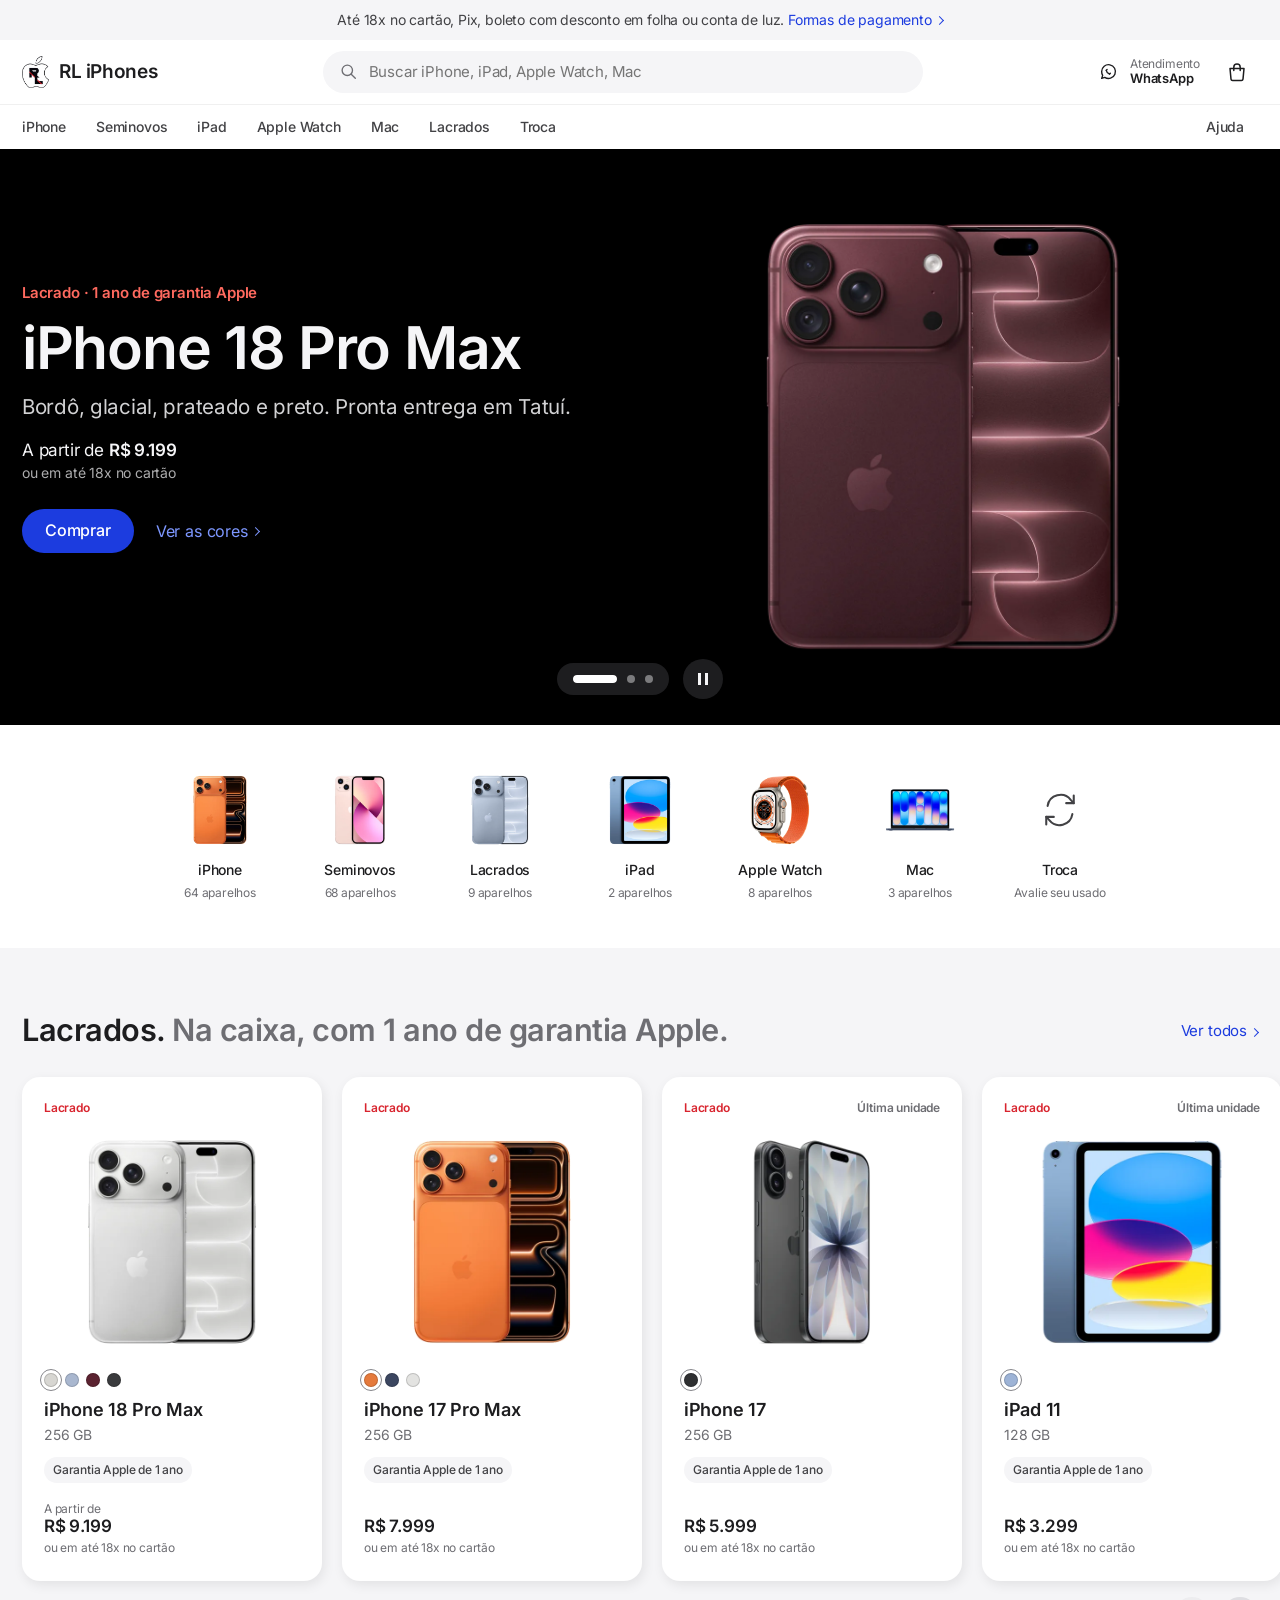
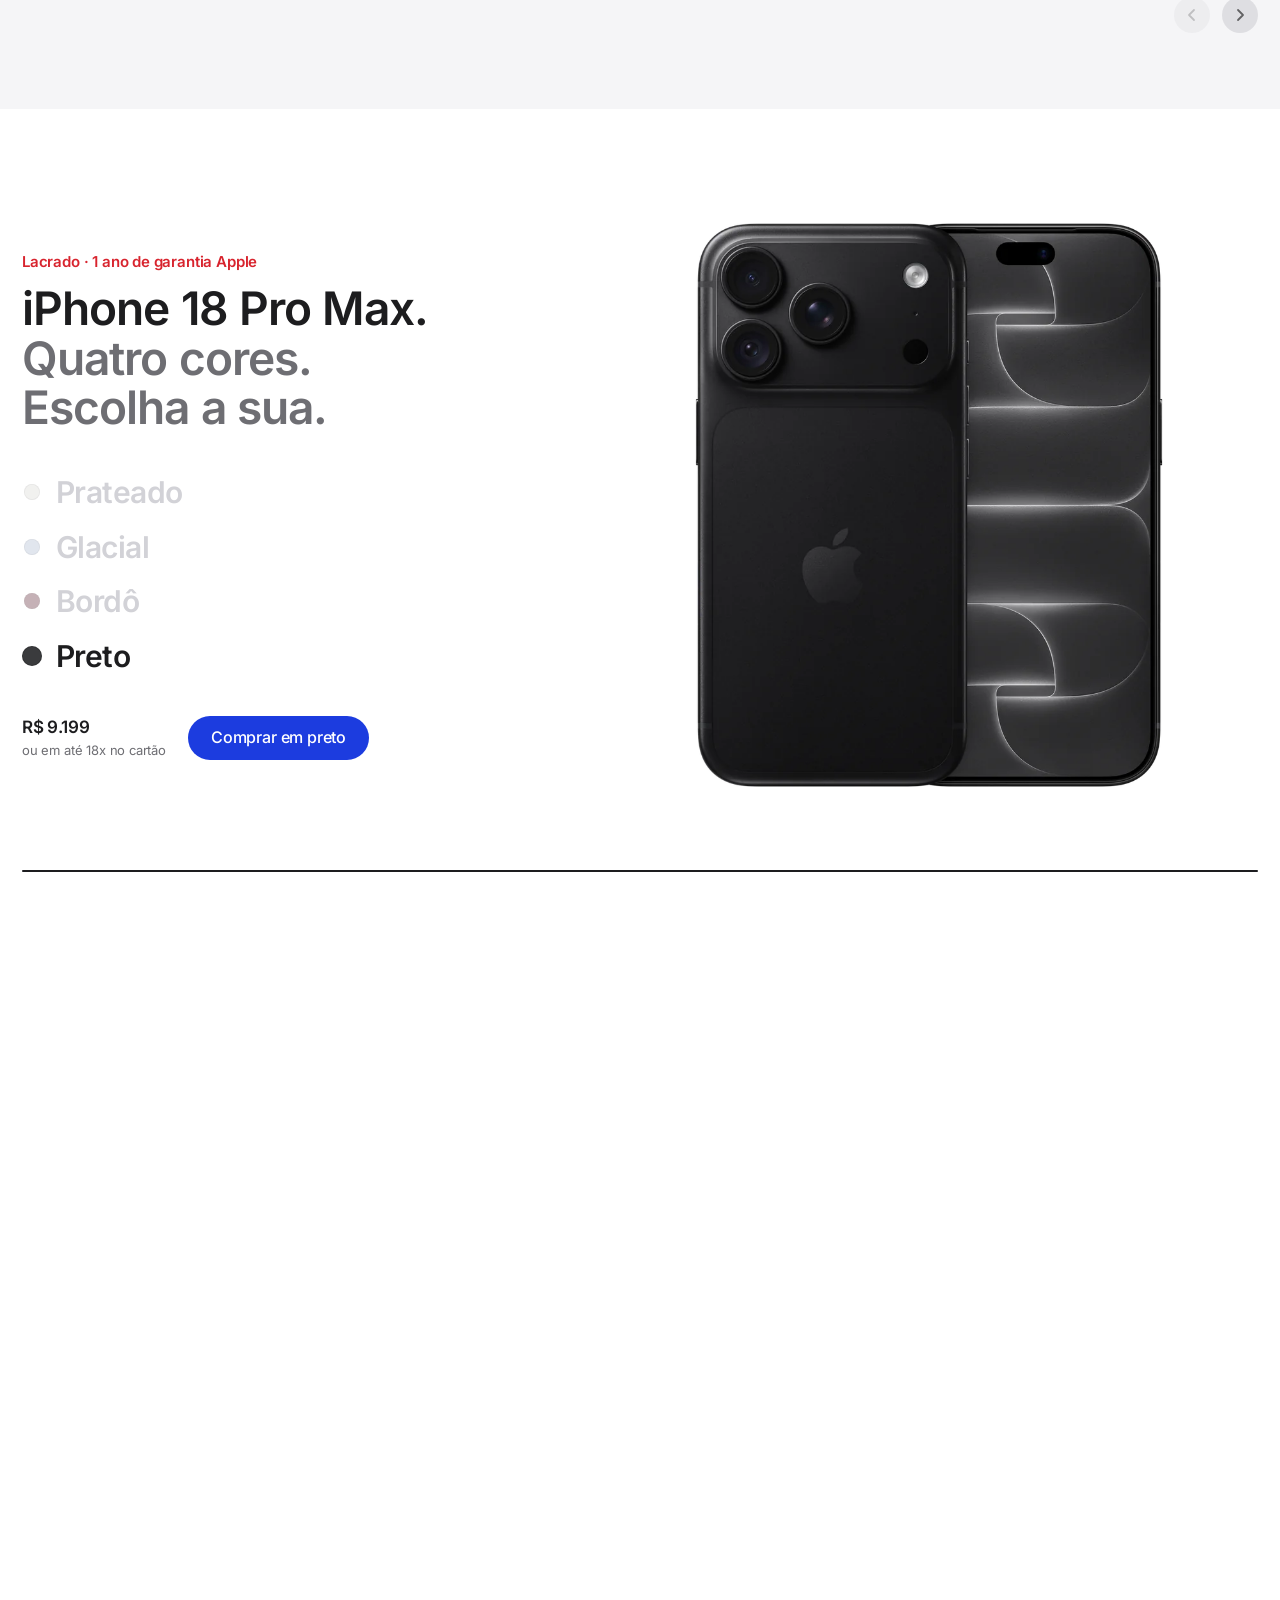
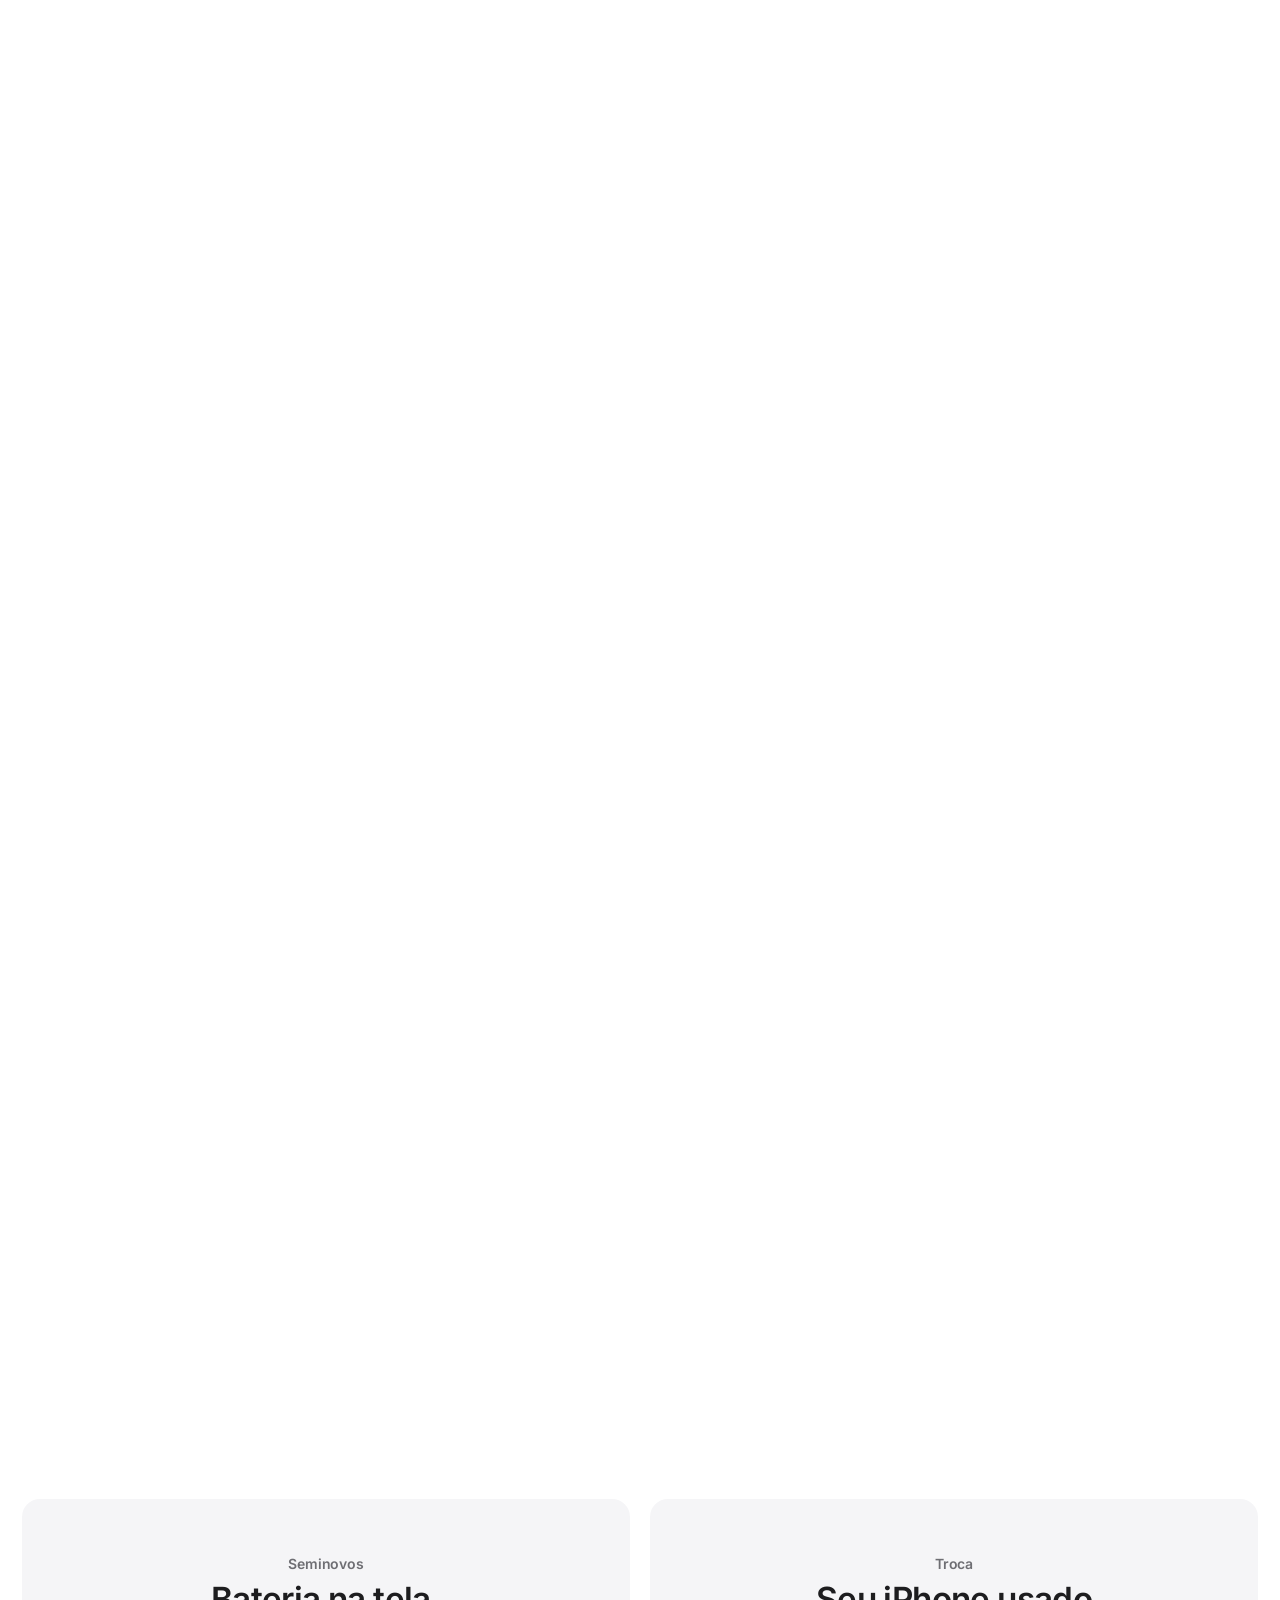
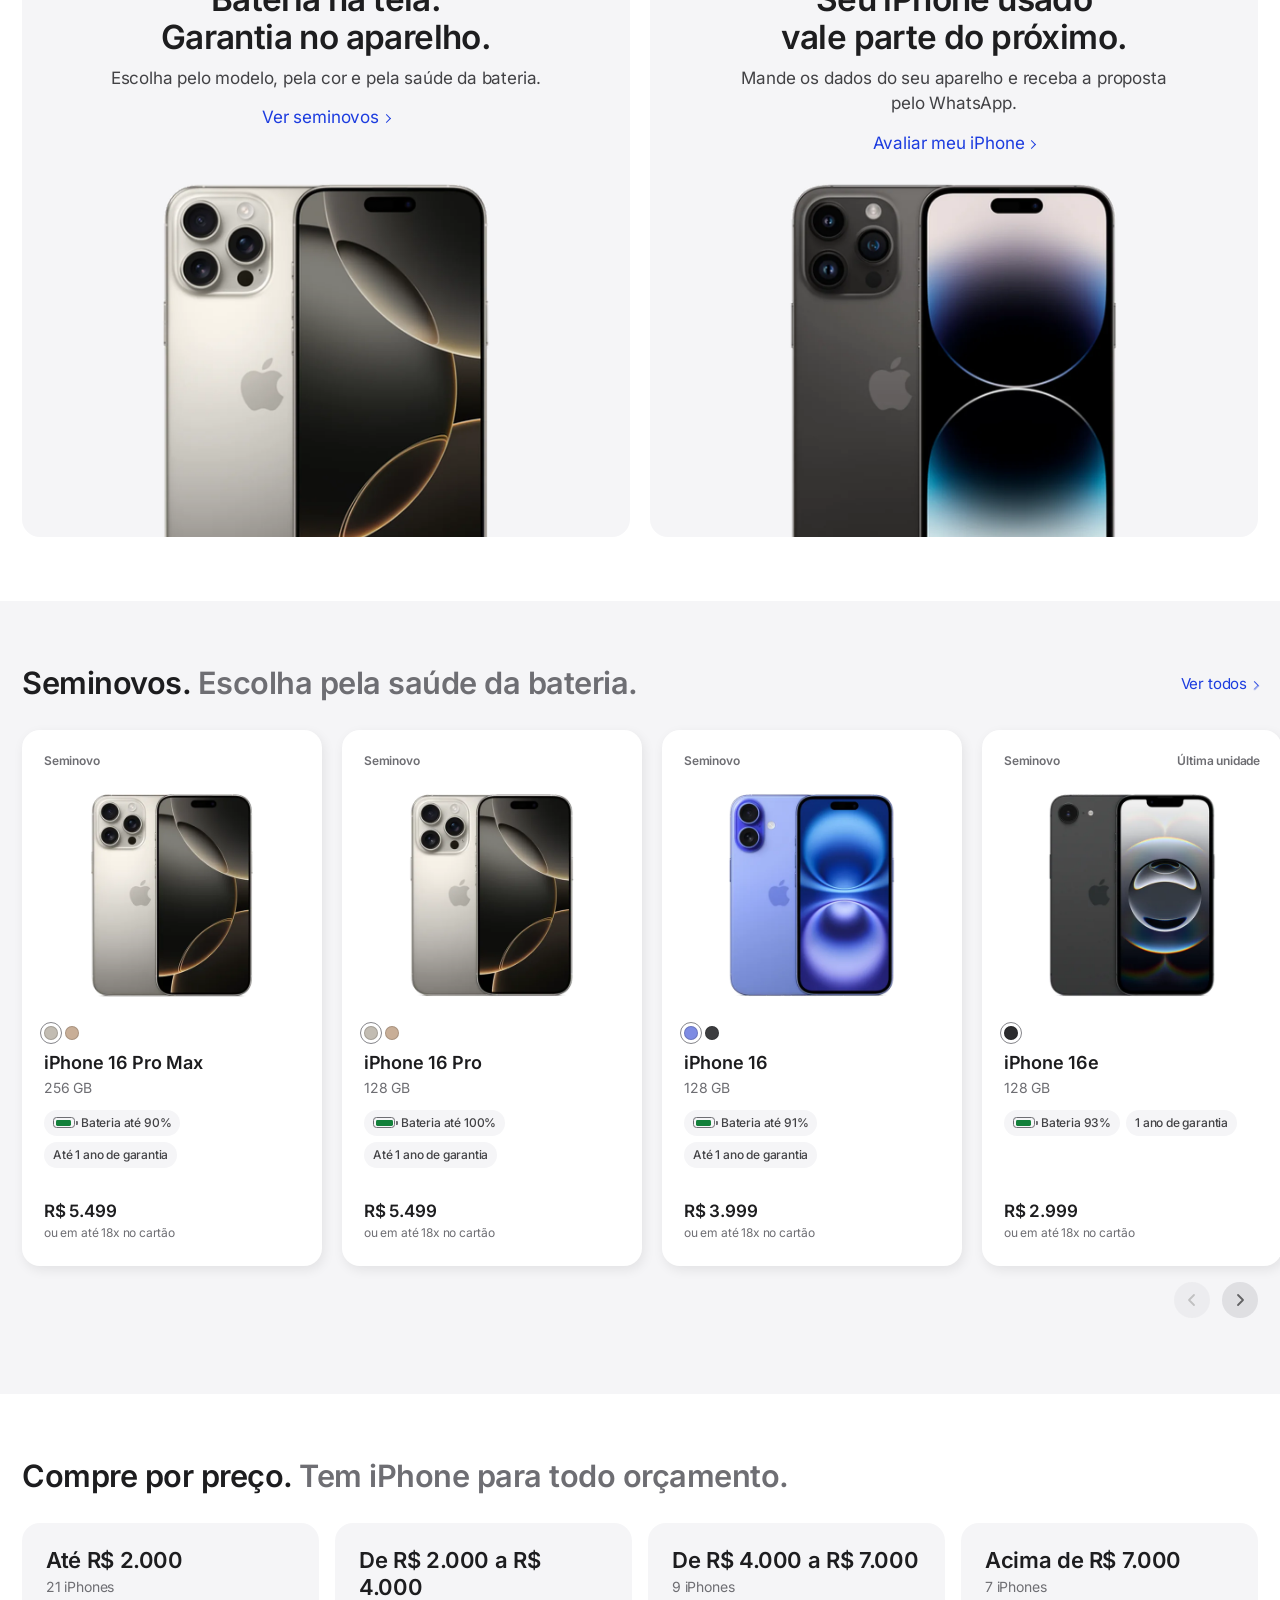
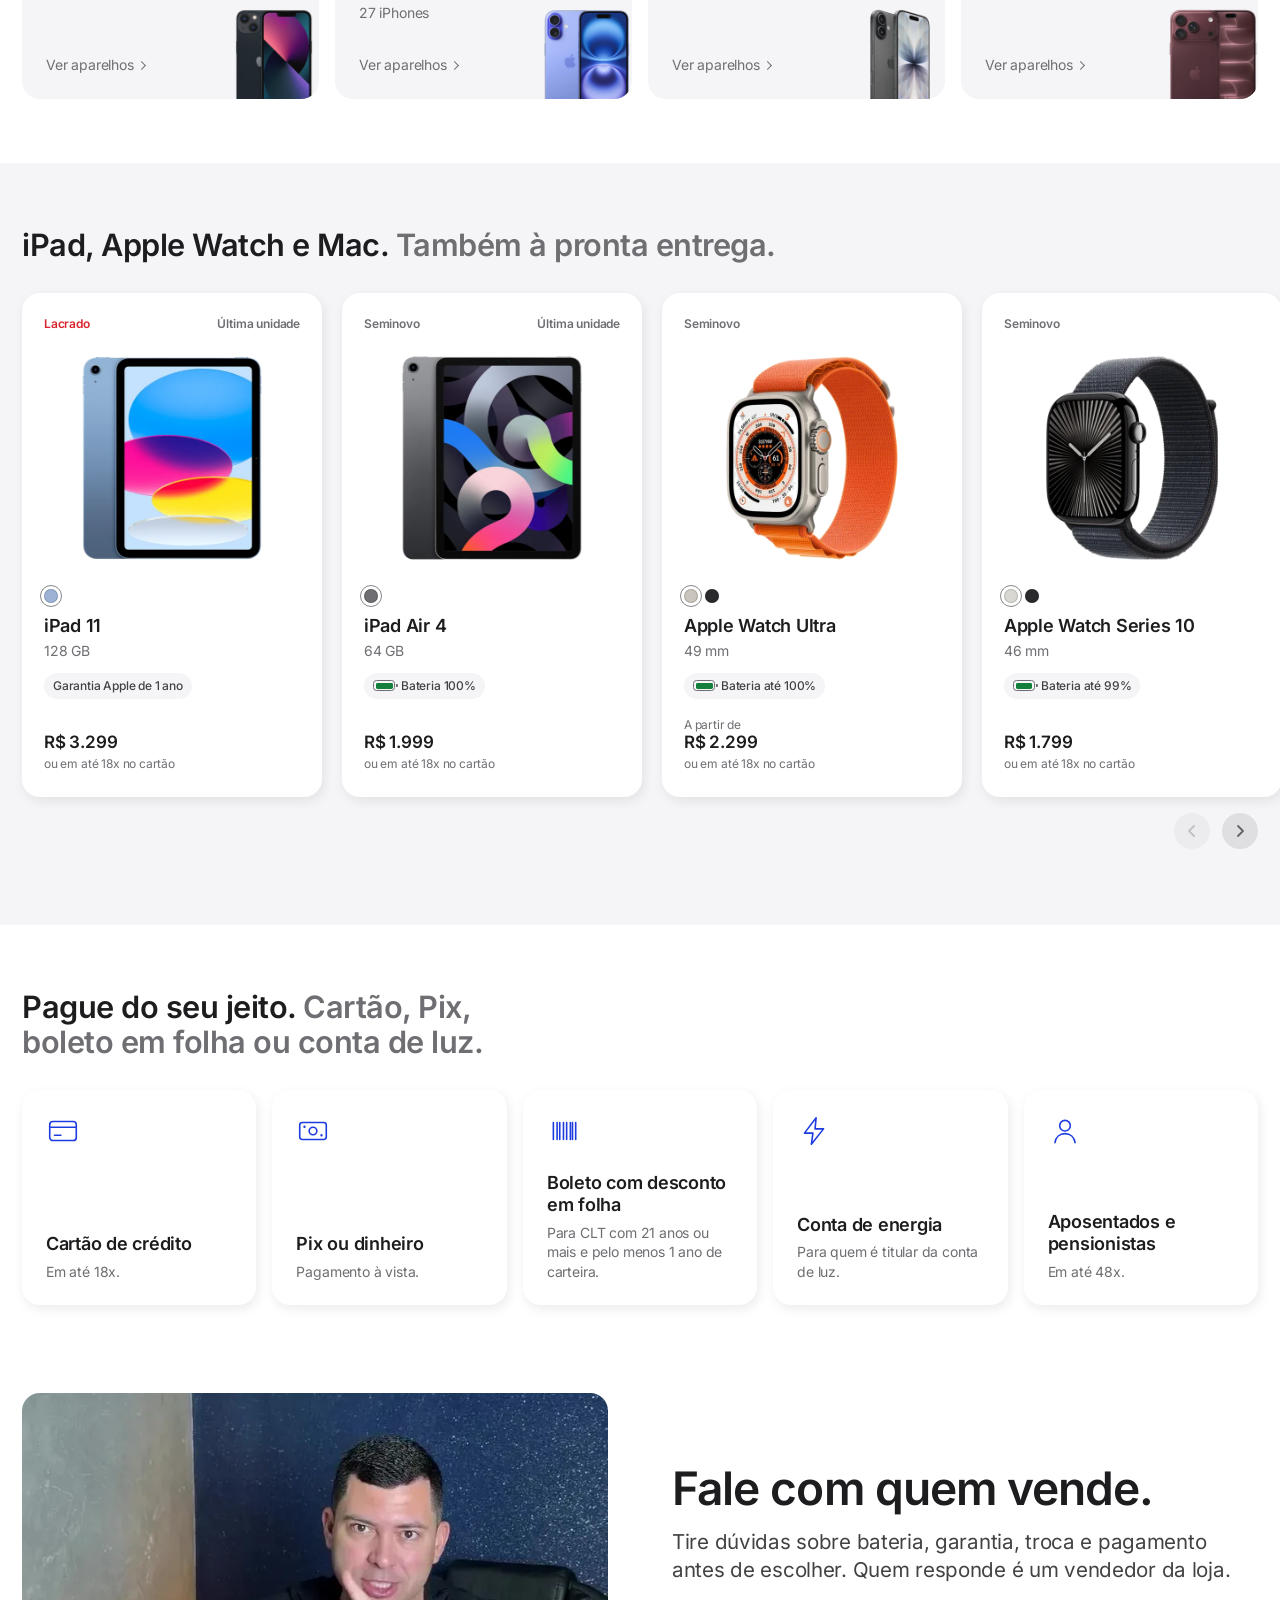
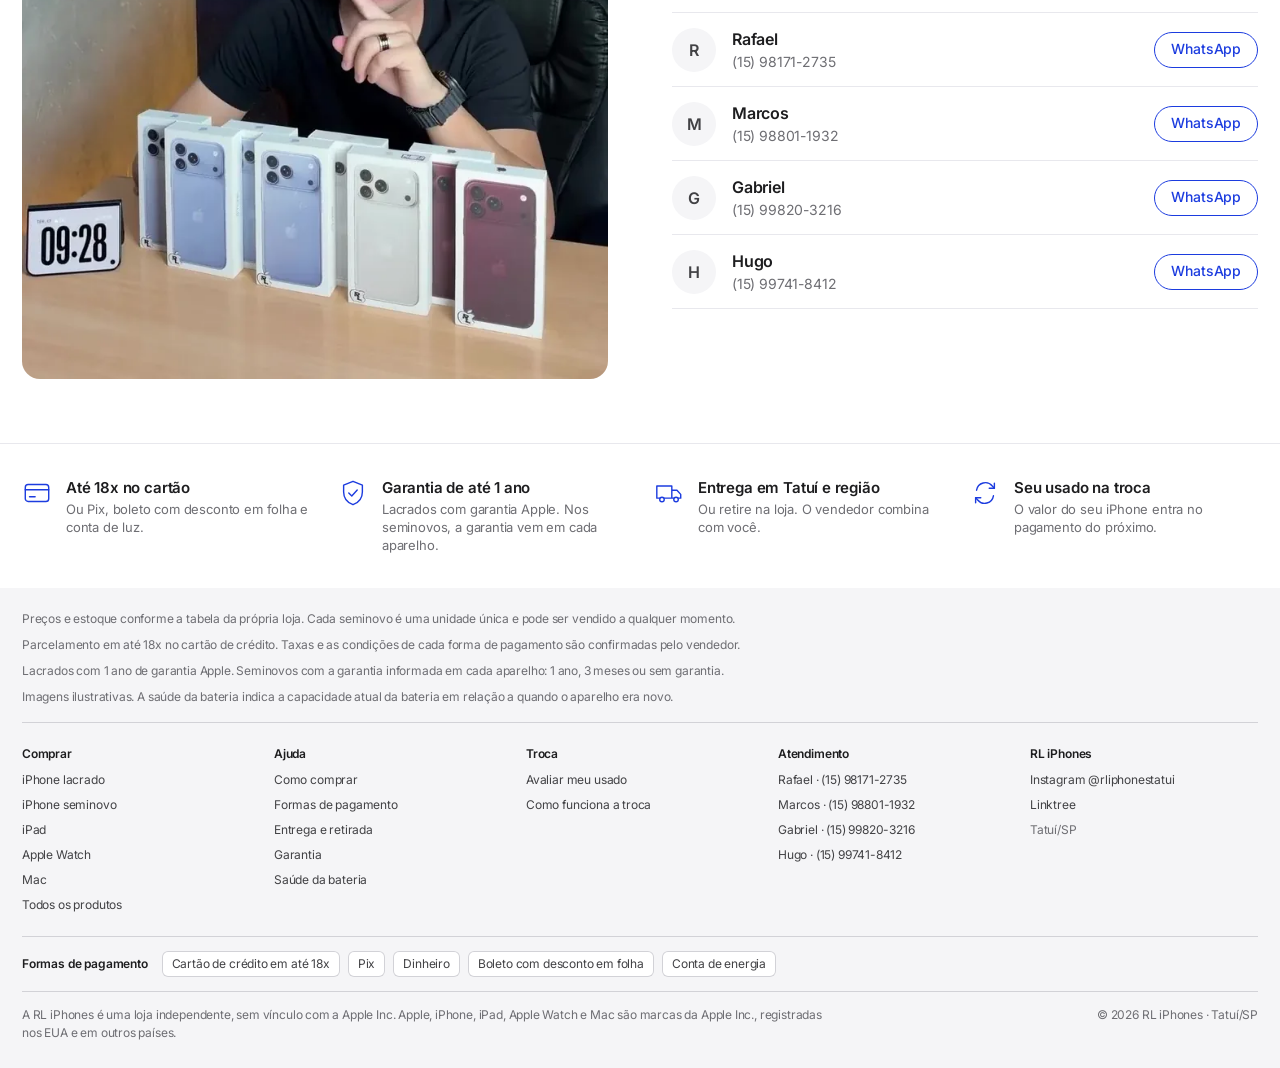
<file: index.html>
<!doctype html>
<html lang="pt-BR">
<head>
  <meta charset="utf-8">
  <meta name="viewport" content="width=device-width, initial-scale=1, viewport-fit=cover">
  <title>RL iPhones · iPhone lacrado e seminovo em Tatuí</title>
  <meta name="description" content="iPhone lacrado com 1 ano de garantia Apple, seminovos com a saúde da bateria informada, iPad, Apple Watch e Mac. Até 18x no cartão. Entrega em Tatuí e região.">
  <meta name="theme-color" content="#ffffff">
  <meta property="og:title" content="RL iPhones · iPhone lacrado e seminovo em Tatuí">
  <meta property="og:description" content="iPhone lacrado com 1 ano de garantia Apple, seminovos com a saúde da bateria informada, iPad, Apple Watch e Mac. Até 18x no cartão. Entrega em Tatuí e região.">
  <meta property="og:image" content="assets/img/og-image-1200x630.png">
  <meta property="og:type" content="website">
  <meta property="og:locale" content="pt_BR">
  <link rel="icon" type="image/png" sizes="32x32" href="assets/img/favicon-32.png">
  <link rel="apple-touch-icon" href="assets/img/apple-touch-icon-180.png">
  <link rel="stylesheet" href="css/fontes.css">
  <link rel="stylesheet" href="css/base.css">
  <link rel="stylesheet" href="css/layout.css">
  <link rel="stylesheet" href="css/componentes.css">
  <link rel="stylesheet" href="css/paginas.css">
</head>
<body class="pg-home">
  <div id="cabecalho"></div>

  <main id="conteudo">
    <!-- Destaques (carrossel) -->
    <section class="hero" data-hero aria-roledescription="carrossel" aria-label="Destaques" tabindex="-1">
      <div class="hero__slides">
        <article class="slide" data-tema="escuro" aria-roledescription="slide" aria-label="1 de 3">
          <div class="wrap slide__grade">
            <div class="slide__texto">
              <p class="slide__selo">Lacrado · 1 ano de garantia Apple</p>
              <h2 class="t-hero">iPhone 18 Pro Max</h2>
              <p class="t-intro">Bordô, glacial, prateado e preto. Pronta entrega em Tatuí.</p>
              <p class="slide__preco" data-preco-grupo="iphone-18-pro-max--lacrado"></p>
              <div class="ctas"><a class="btn" href="produto.html?id=iphone-18-pro-max&amp;cond=lacrado">Comprar</a><a class="link" href="#cores">Ver as cores</a></div>
            </div>
            <div class="slide__img"><img src="assets/produtos/iphone-18-pro-max-bordo-g.webp" alt="iPhone 18 Pro Max bordô, de frente e de costas" width="1000" height="1000" fetchpriority="high"></div>
          </div>
        </article>
        <article class="slide" data-tema="claro" aria-roledescription="slide" aria-label="2 de 3">
          <div class="wrap slide__grade">
            <div class="slide__texto">
              <p class="slide__selo">Lacrado · 1 ano de garantia Apple</p>
              <h2 class="t-hero">iPhone 17 Pro Max</h2>
              <p class="t-intro">Laranja, azul e prata, na caixa.</p>
              <p class="slide__preco" data-preco-grupo="iphone-17-pro-max--lacrado"></p>
              <div class="ctas"><a class="btn" href="produto.html?id=iphone-17-pro-max&amp;cond=lacrado">Comprar</a><a class="link" href="categoria.html?cond=lacrado">Ver lacrados</a></div>
            </div>
            <div class="slide__img"><img src="assets/produtos/iphone-17-pro-max-laranja-g.webp" alt="iPhone 17 Pro Max laranja, de frente e de costas" width="1000" height="1000" loading="lazy"></div>
          </div>
        </article>
        <article class="slide slide--trio" data-tema="claro" aria-roledescription="slide" aria-label="3 de 3">
          <div class="wrap slide__grade">
            <div class="slide__texto">
              <p class="slide__selo slide__selo--cinza">Seminovos</p>
              <h2 class="t-hero">Seminovo com garantia.</h2>
              <p class="t-intro">Cada aparelho mostra a saúde da bateria. Muitos com 1 ano de garantia.</p>
              <p class="slide__preco" data-preco-seminovos></p>
              <div class="ctas"><a class="btn" href="categoria.html?cond=seminovo">Ver seminovos</a><a class="link" href="ajuda.html#bateria">Saúde da bateria</a></div>
            </div>
            <div class="slide__img slide__trio">
              <img src="assets/produtos/iphone-13-rosa-g.webp" alt="" width="1000" height="1000" loading="lazy">
              <img src="assets/produtos/iphone-16-pro-max-deserto-g.webp" alt="iPhone seminovos" width="1000" height="1000" loading="lazy">
              <img src="assets/produtos/iphone-15-verde-g.webp" alt="" width="1000" height="1000" loading="lazy">
            </div>
          </div>
        </article>
      </div>
      <button class="hero__seta hero__seta--ant" type="button" data-slide="ant" aria-label="Anterior"></button>
      <button class="hero__seta hero__seta--prox" type="button" data-slide="prox" aria-label="Próximo"></button>
      <div class="hero__controles"><div class="hero__pontos"></div><button class="hero__pausa" type="button" data-pausa aria-label="Pausar"><span></span></button></div>
    </section>

    <!-- Categorias -->
    <nav class="secao secao--chicletes" aria-label="Comprar por categoria">
      <div class="chicletes" data-chicletes></div>
    </nav>

    <!-- Lacrados -->
    <section class="secao secao--cinza" aria-labelledby="t-lacrados">
      <div class="wrap secao__topo">
        <h2 class="titulo-vitrine" id="t-lacrados" data-rev><b>Lacrados.</b> Na caixa, com 1 ano de garantia Apple.</h2>
        <a class="link" href="categoria.html?cond=lacrado">Ver todos</a>
      </div>
      <div class="prateleira"><div class="prateleira__trilho" data-vitrine="lacrado"></div></div>
    </section>

    <!-- Cores do 18 Pro Max (cena presa ao scroll) -->
    <section class="cores18" id="cores" data-cores18 aria-labelledby="t-cores">
      <div class="cores18__palco">
        <div class="wrap cores18__grade">
          <div class="cores18__texto">
            <p class="selo selo--lacrado">Lacrado · 1 ano de garantia Apple</p>
            <h2 class="t-1" id="t-cores">iPhone 18 Pro Max. <span class="cinza">Quatro cores. Escolha a sua.</span></h2>
            <ul class="cores18__lista" data-cores18-lista></ul>
            <div class="cores18__compra">
              <p class="cores18__preco" data-cores18-preco></p>
              <a class="btn" href="produto.html?id=iphone-18-pro-max&amp;cond=lacrado" data-cores18-cta>Comprar</a>
            </div>
          </div>
          <div class="cores18__fotos" data-cores18-fotos></div>
        </div>
        <div class="cores18__barra" aria-hidden="true"><span data-cores18-barra></span></div>
      </div>
    </section>

    <!-- Seminovos e troca -->
    <section class="secao secao--duo">
      <div class="wrap duo">
        <a class="banner" href="categoria.html?cond=seminovo" data-rev>
          <div class="banner__texto">
            <p class="selo">Seminovos</p>
            <h3 class="t-2">Bateria na tela. Garantia no aparelho.</h3>
            <p>Escolha pelo modelo, pela cor e pela saúde da bateria.</p>
            <span class="link">Ver seminovos</span>
          </div>
          <img class="banner__img" src="assets/produtos/iphone-16-pro-max-natural-g.webp" alt="iPhone 16 Pro Max natural" loading="lazy">
        </a>
        <a class="banner" href="troca.html" data-rev style="--i:1">
          <div class="banner__texto">
            <p class="selo">Troca</p>
            <h3 class="t-2">Seu iPhone usado vale parte do próximo.</h3>
            <p>Mande os dados do seu aparelho e receba a proposta pelo WhatsApp.</p>
            <span class="link">Avaliar meu iPhone</span>
          </div>
          <img class="banner__img" src="assets/produtos/iphone-14-pro-max-preto-g.webp" alt="iPhone 14 Pro Max preto" loading="lazy">
        </a>
      </div>
    </section>

    <!-- Seminovos -->
    <section class="secao secao--cinza" aria-labelledby="t-seminovos">
      <div class="wrap secao__topo">
        <h2 class="titulo-vitrine" id="t-seminovos" data-rev><b>Seminovos.</b> Escolha pela saúde da bateria.</h2>
        <a class="link" href="categoria.html?cond=seminovo">Ver todos</a>
      </div>
      <div class="prateleira"><div class="prateleira__trilho" data-vitrine="seminovo"></div></div>
    </section>

    <!-- Por preço -->
    <section class="secao" aria-labelledby="t-preco">
      <div class="wrap">
        <h2 class="titulo-vitrine" id="t-preco" data-rev><b>Compre por preço.</b> Tem iPhone para todo orçamento.</h2>
        <div class="faixas" data-faixas></div>
      </div>
    </section>

    <!-- Outros aparelhos -->
    <section class="secao secao--cinza" aria-labelledby="t-outros">
      <div class="wrap secao__topo">
        <h2 class="titulo-vitrine" id="t-outros" data-rev><b>iPad, Apple Watch e Mac.</b> Também à pronta entrega.</h2>
      </div>
      <div class="prateleira"><div class="prateleira__trilho" data-vitrine="outros"></div></div>
    </section>

    <!-- Pagamento -->
    <section class="secao" id="pagamento" aria-labelledby="t-pagar">
      <div class="wrap">
        <h2 class="titulo-vitrine" id="t-pagar" data-rev><b>Pague do seu jeito.</b> Cartão, Pix, boleto em folha ou conta de luz.</h2>
        <div class="pagar" data-pagar></div>
      </div>
    </section>

    <!-- Atendimento -->
    <section class="secao secao--atendimento" aria-labelledby="t-atendimento">
      <div class="wrap atendimento">
        <figure class="atendimento__foto" data-rev="zoom"><img src="assets/img/loja-mesa-dono.webp" alt="Mesa da RL iPhones com iPhones lacrados" loading="lazy"></figure>
        <div class="atendimento__texto">
          <h2 class="t-1" data-rev>Fale com quem vende.</h2>
          <p class="t-intro" data-rev style="--i:1">Tire dúvidas sobre bateria, garantia, troca e pagamento antes de escolher. Quem responde é um vendedor da loja.</p>
          <ul class="vendedores" data-vendedores></ul>
        </div>
      </div>
    </section>
  </main>

  <div id="rodape"></div>

  <script src="js/config.js"></script>
  <script src="data/modelos.js"></script>
  <script src="data/estoque.js"></script>
  <script src="js/core.js"></script>
  <script src="js/catalogo.js"></script>
  <script src="js/sacola.js"></script>
  <script src="js/ui.js"></script>
  <script src="js/checkout.js"></script>
  <script src="js/movimento.js"></script>
  <script src="js/layout.js"></script>
  <script src="js/paginas/home.js"></script>
</body>
</html>
</file>
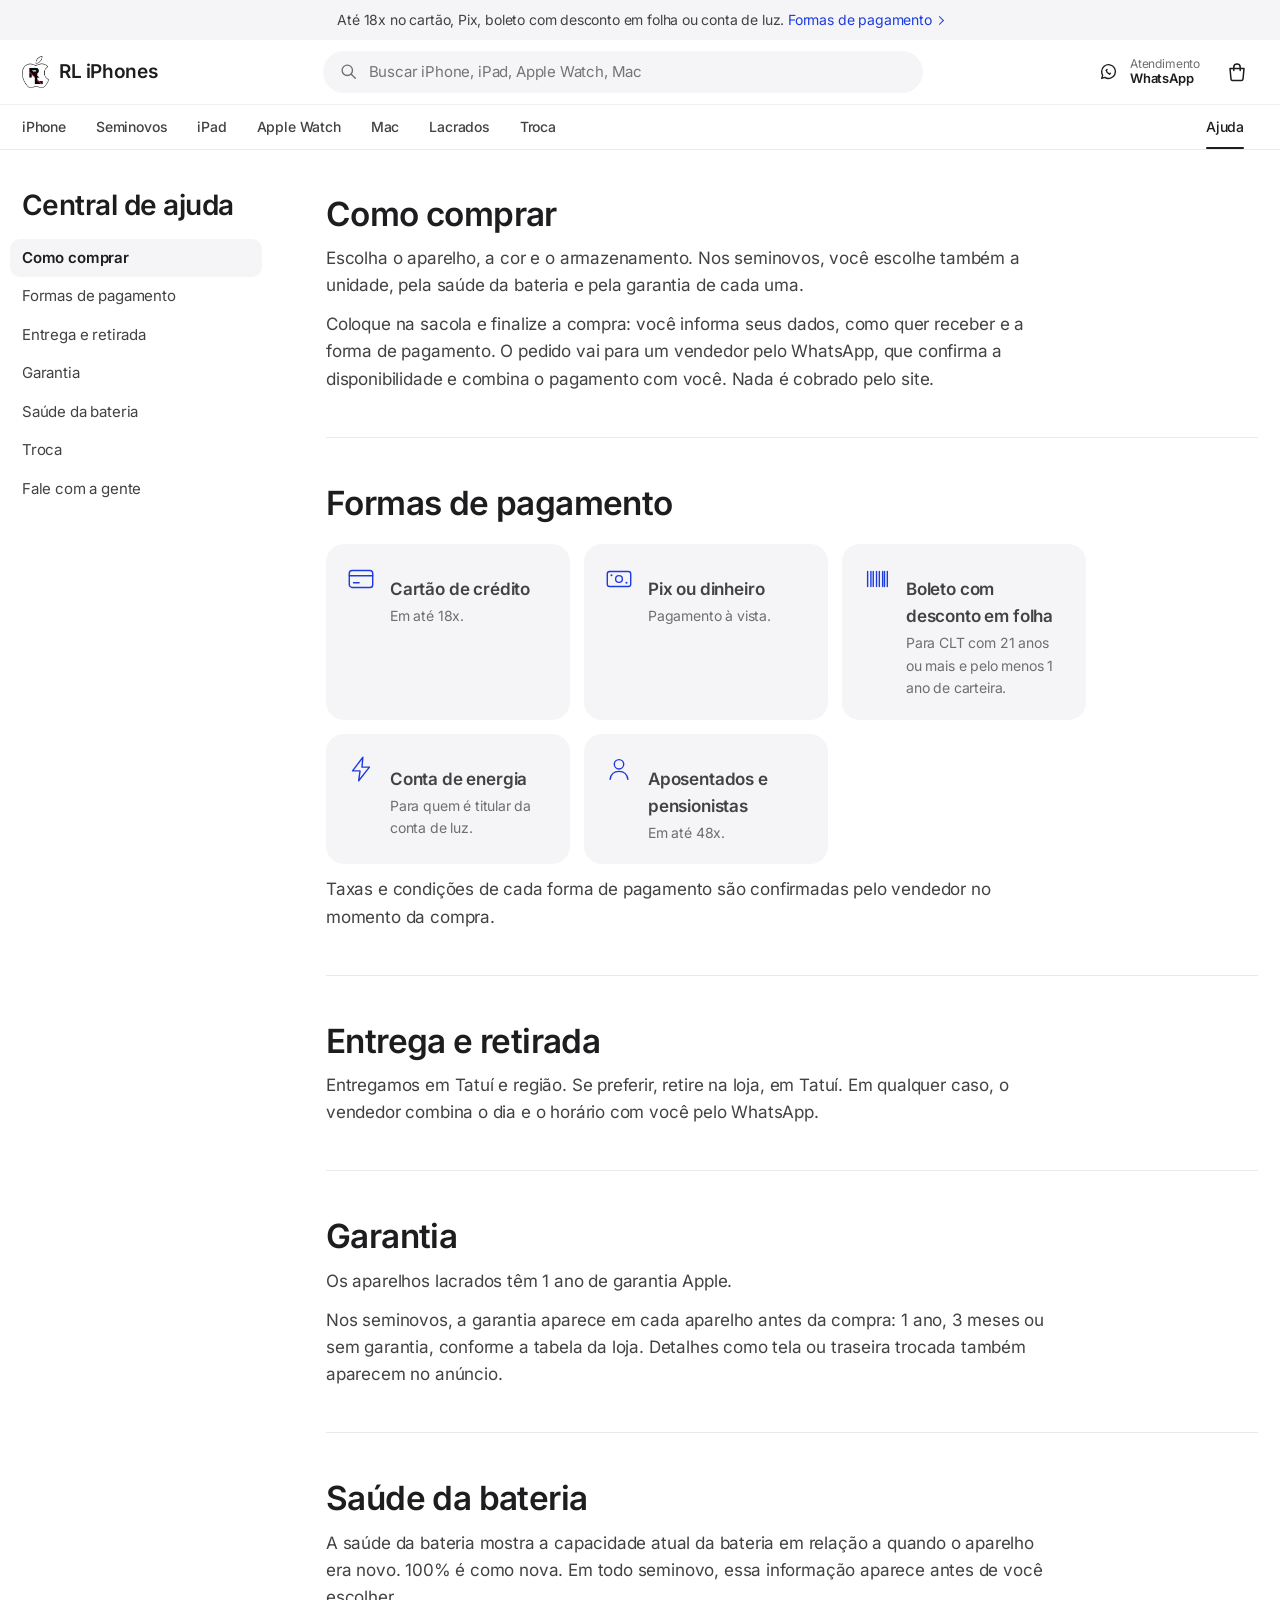
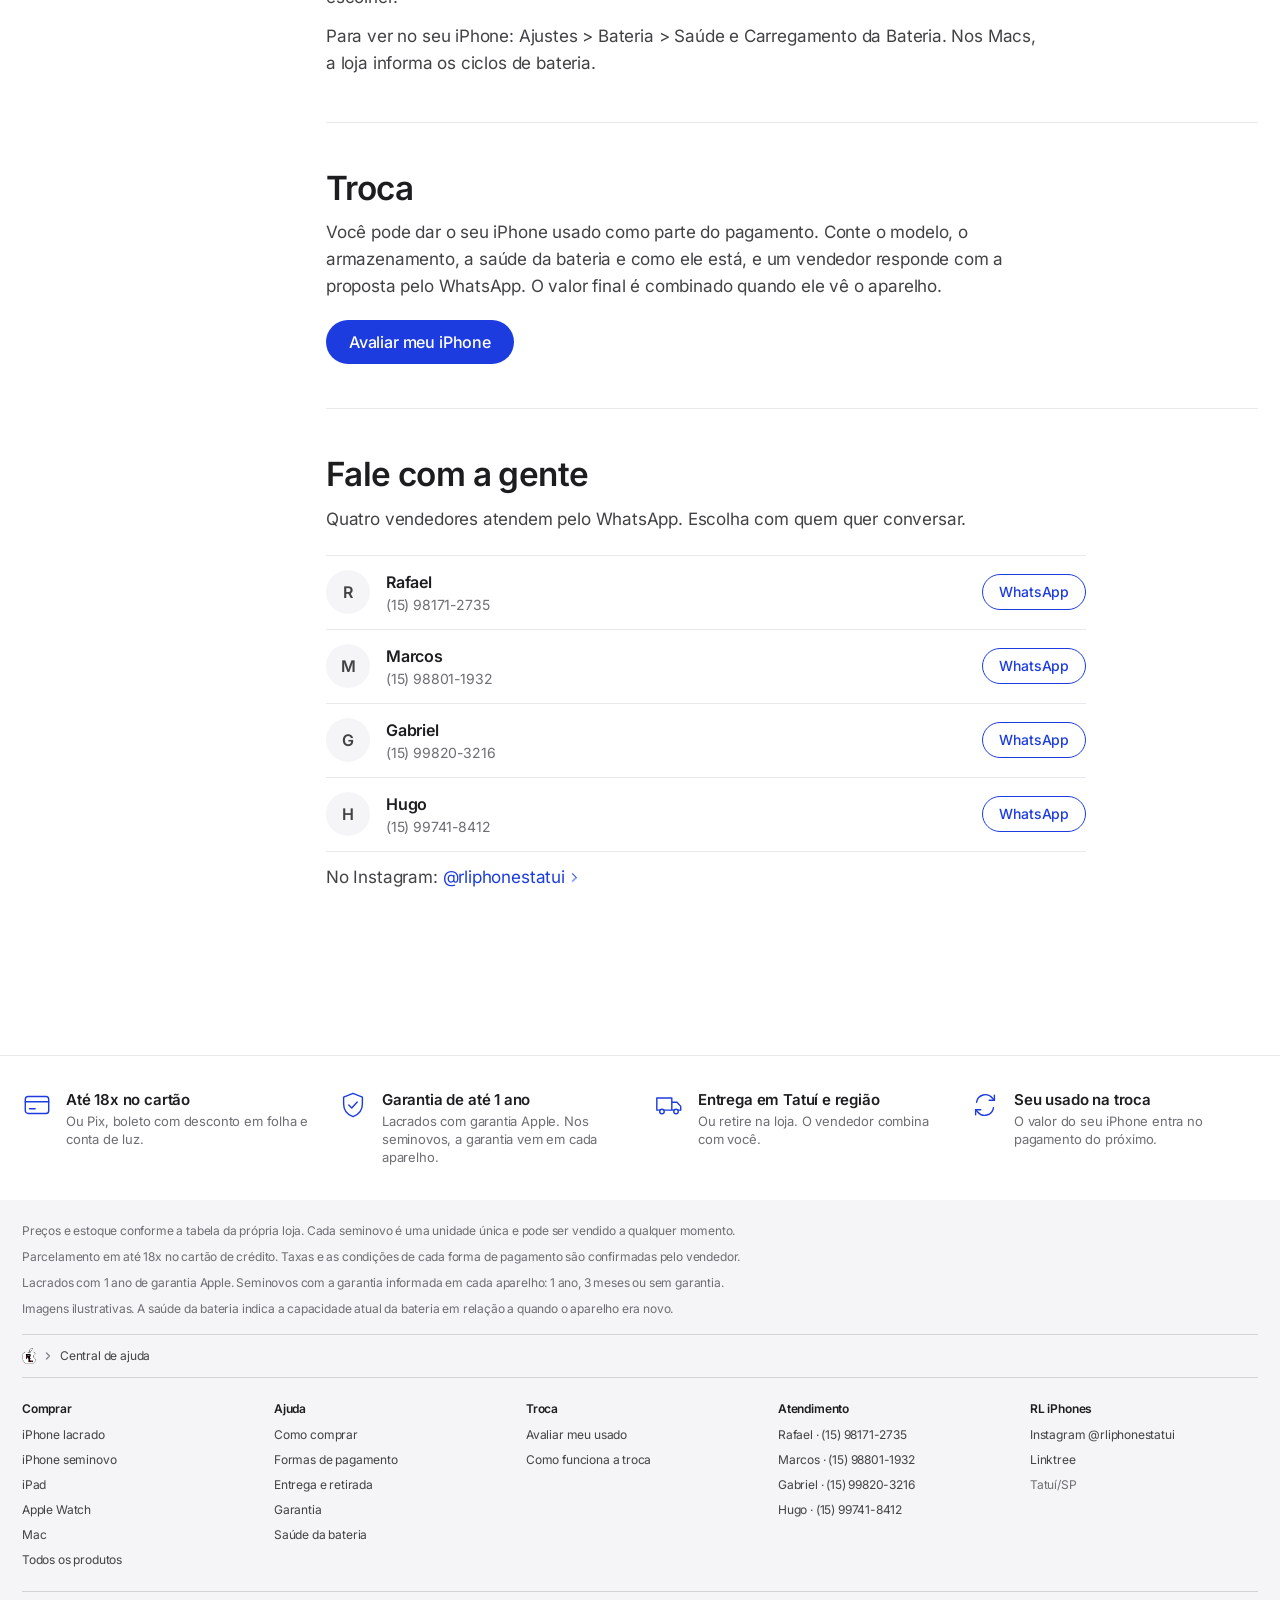
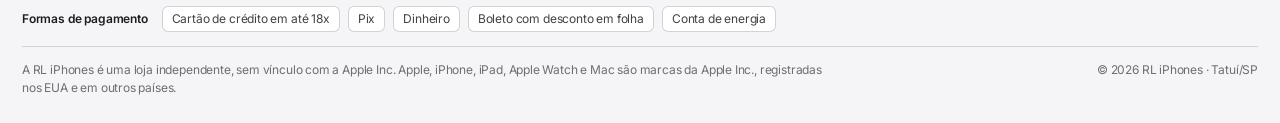
<file: ajuda.html>
<!doctype html>
<html lang="pt-BR">
<head>
  <meta charset="utf-8">
  <meta name="viewport" content="width=device-width, initial-scale=1, viewport-fit=cover">
  <title>Central de ajuda · RL iPhones</title>
  <meta name="description" content="Como comprar, formas de pagamento, entrega, garantia, saúde da bateria e troca na RL iPhones.">
  <meta name="theme-color" content="#ffffff">
  <meta property="og:title" content="Central de ajuda · RL iPhones">
  <meta property="og:description" content="Como comprar, formas de pagamento, entrega, garantia, saúde da bateria e troca na RL iPhones.">
  <meta property="og:image" content="assets/img/og-image-1200x630.png">
  <meta property="og:type" content="website">
  <meta property="og:locale" content="pt_BR">
  <link rel="icon" type="image/png" sizes="32x32" href="assets/img/favicon-32.png">
  <link rel="apple-touch-icon" href="assets/img/apple-touch-icon-180.png">
  <link rel="stylesheet" href="css/fontes.css">
  <link rel="stylesheet" href="css/base.css">
  <link rel="stylesheet" href="css/layout.css">
  <link rel="stylesheet" href="css/componentes.css">
  <link rel="stylesheet" href="css/paginas.css">
</head>
<body class="pg-ajuda">
  <div id="cabecalho"></div>

  <main id="conteudo" class="wrap ajuda">
    <nav class="ajuda__nav" aria-label="Assuntos">
      <h1>Central de ajuda</h1>
      <ul data-ajuda-nav>
        <li><a href="#como-comprar">Como comprar</a></li>
        <li><a href="#pagamento">Formas de pagamento</a></li>
        <li><a href="#entrega">Entrega e retirada</a></li>
        <li><a href="#garantia">Garantia</a></li>
        <li><a href="#bateria">Saúde da bateria</a></li>
        <li><a href="#troca">Troca</a></li>
        <li><a href="#contato">Fale com a gente</a></li>
      </ul>
    </nav>

    <div class="ajuda__conteudo">
      <section id="como-comprar" aria-labelledby="h-comprar">
        <h2 id="h-comprar">Como comprar</h2>
        <p>Escolha o aparelho, a cor e o armazenamento. Nos seminovos, você escolhe também a unidade, pela saúde da bateria e pela garantia de cada uma.</p>
        <p>Coloque na sacola e finalize a compra: você informa seus dados, como quer receber e a forma de pagamento. O pedido vai para um vendedor pelo WhatsApp, que confirma a disponibilidade e combina o pagamento com você. Nada é cobrado pelo site.</p>
      </section>
      <section id="pagamento" aria-labelledby="h-pagamento">
        <h2 id="h-pagamento">Formas de pagamento</h2>
        <div class="formas" data-formas></div>
        <p>Taxas e condições de cada forma de pagamento são confirmadas pelo vendedor no momento da compra.</p>
      </section>
      <section id="entrega" aria-labelledby="h-entrega">
        <h2 id="h-entrega">Entrega e retirada</h2>
        <p>Entregamos em Tatuí e região. Se preferir, retire na loja, em Tatuí. Em qualquer caso, o vendedor combina o dia e o horário com você pelo WhatsApp.</p>
      </section>
      <section id="garantia" aria-labelledby="h-garantia">
        <h2 id="h-garantia">Garantia</h2>
        <p>Os aparelhos lacrados têm 1 ano de garantia Apple.</p>
        <p>Nos seminovos, a garantia aparece em cada aparelho antes da compra: 1 ano, 3 meses ou sem garantia, conforme a tabela da loja. Detalhes como tela ou traseira trocada também aparecem no anúncio.</p>
      </section>
      <section id="bateria" aria-labelledby="h-bateria">
        <h2 id="h-bateria">Saúde da bateria</h2>
        <p>A saúde da bateria mostra a capacidade atual da bateria em relação a quando o aparelho era novo. 100% é como nova. Em todo seminovo, essa informação aparece antes de você escolher.</p>
        <p>Para ver no seu iPhone: Ajustes &gt; Bateria &gt; Saúde e Carregamento da Bateria. Nos Macs, a loja informa os ciclos de bateria.</p>
      </section>
      <section id="troca" aria-labelledby="h-troca">
        <h2 id="h-troca">Troca</h2>
        <p>Você pode dar o seu iPhone usado como parte do pagamento. Conte o modelo, o armazenamento, a saúde da bateria e como ele está, e um vendedor responde com a proposta pelo WhatsApp. O valor final é combinado quando ele vê o aparelho.</p>
        <div class="ctas"><a class="btn" href="troca.html">Avaliar meu iPhone</a></div>
      </section>
      <section id="contato" aria-labelledby="h-contato">
        <h2 id="h-contato">Fale com a gente</h2>
        <p>Quatro vendedores atendem pelo WhatsApp. Escolha com quem quer conversar.</p>
        <ul class="vendedores" data-vendedores></ul>
        <p>No Instagram: <a class="link" data-instagram target="_blank" rel="noopener" href="#"></a></p>
      </section>
    </div>
  </main>

  <div id="rodape"></div>

  <script src="js/config.js"></script>
  <script src="data/modelos.js"></script>
  <script src="data/estoque.js"></script>
  <script src="js/core.js"></script>
  <script src="js/catalogo.js"></script>
  <script src="js/sacola.js"></script>
  <script src="js/ui.js"></script>
  <script src="js/checkout.js"></script>
  <script src="js/movimento.js"></script>
  <script src="js/layout.js"></script>
  <script src="js/paginas/ajuda.js"></script>
</body>
</html>
</file>
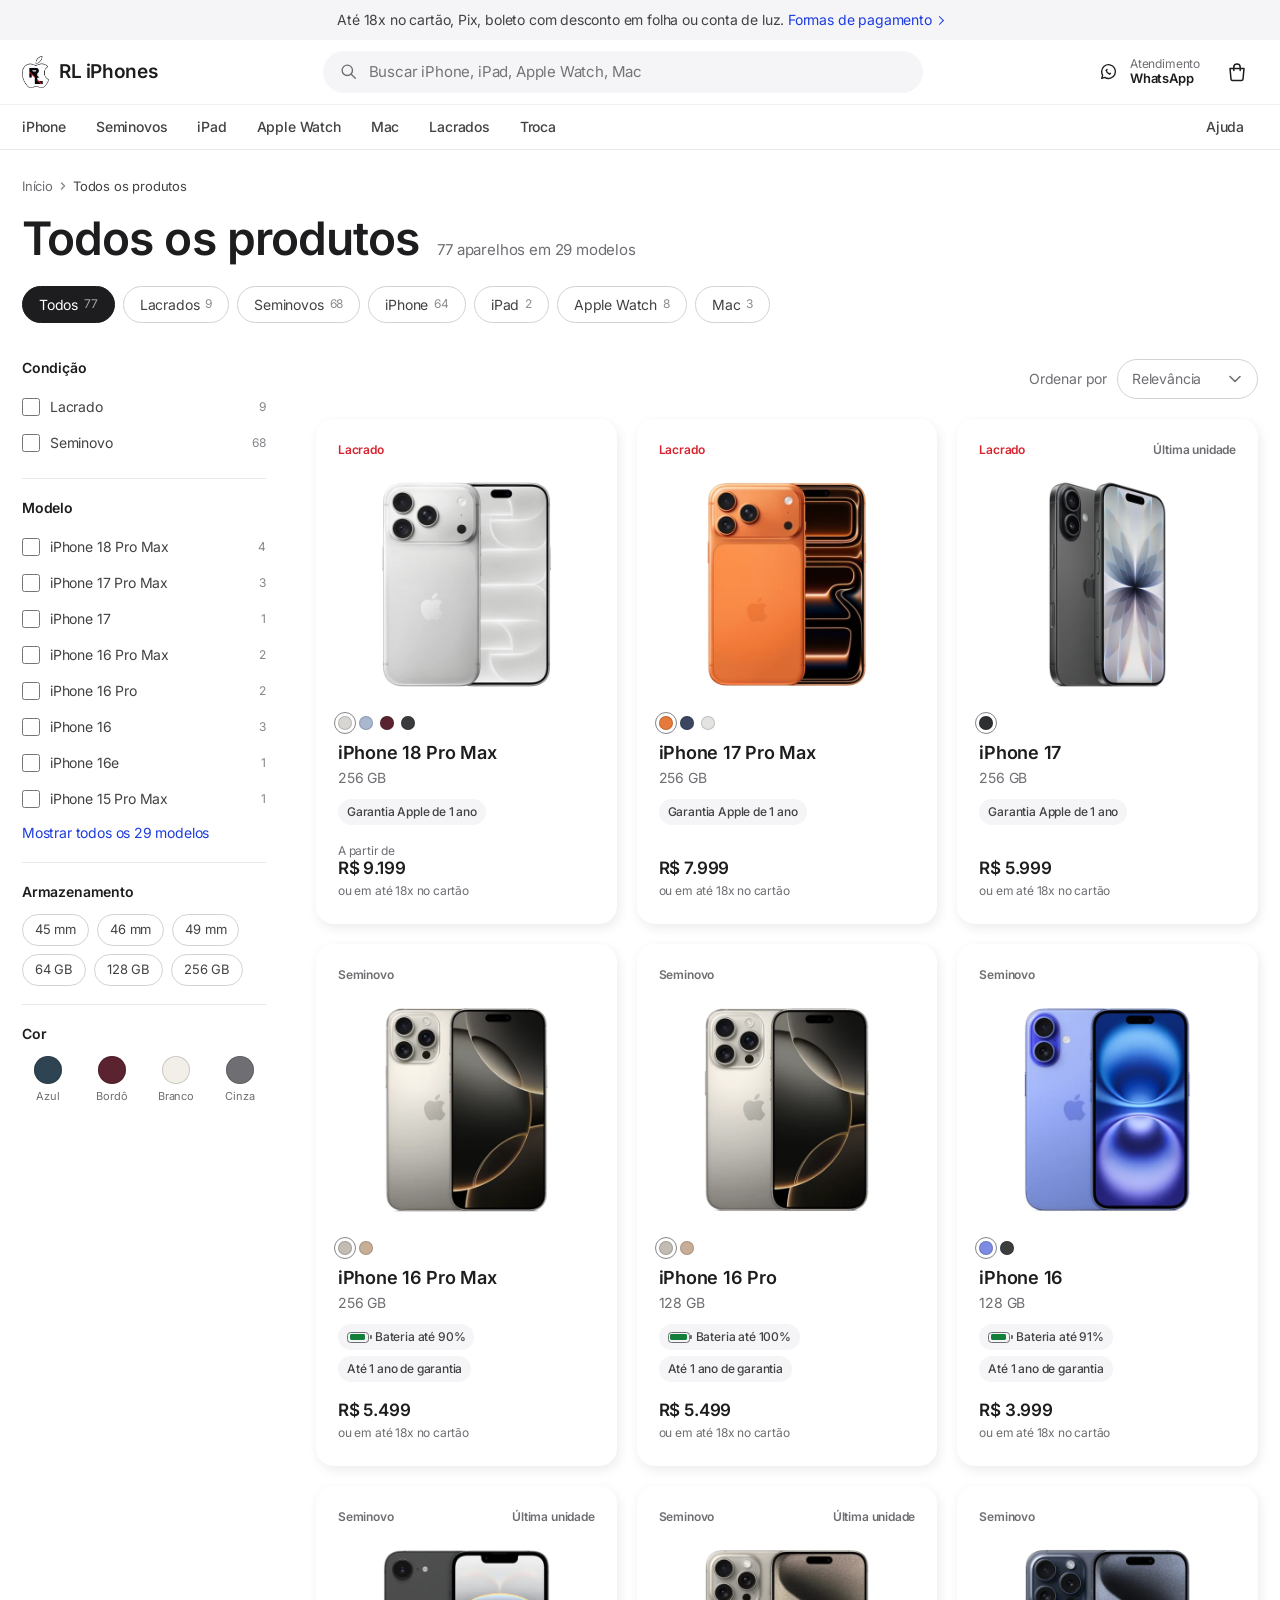
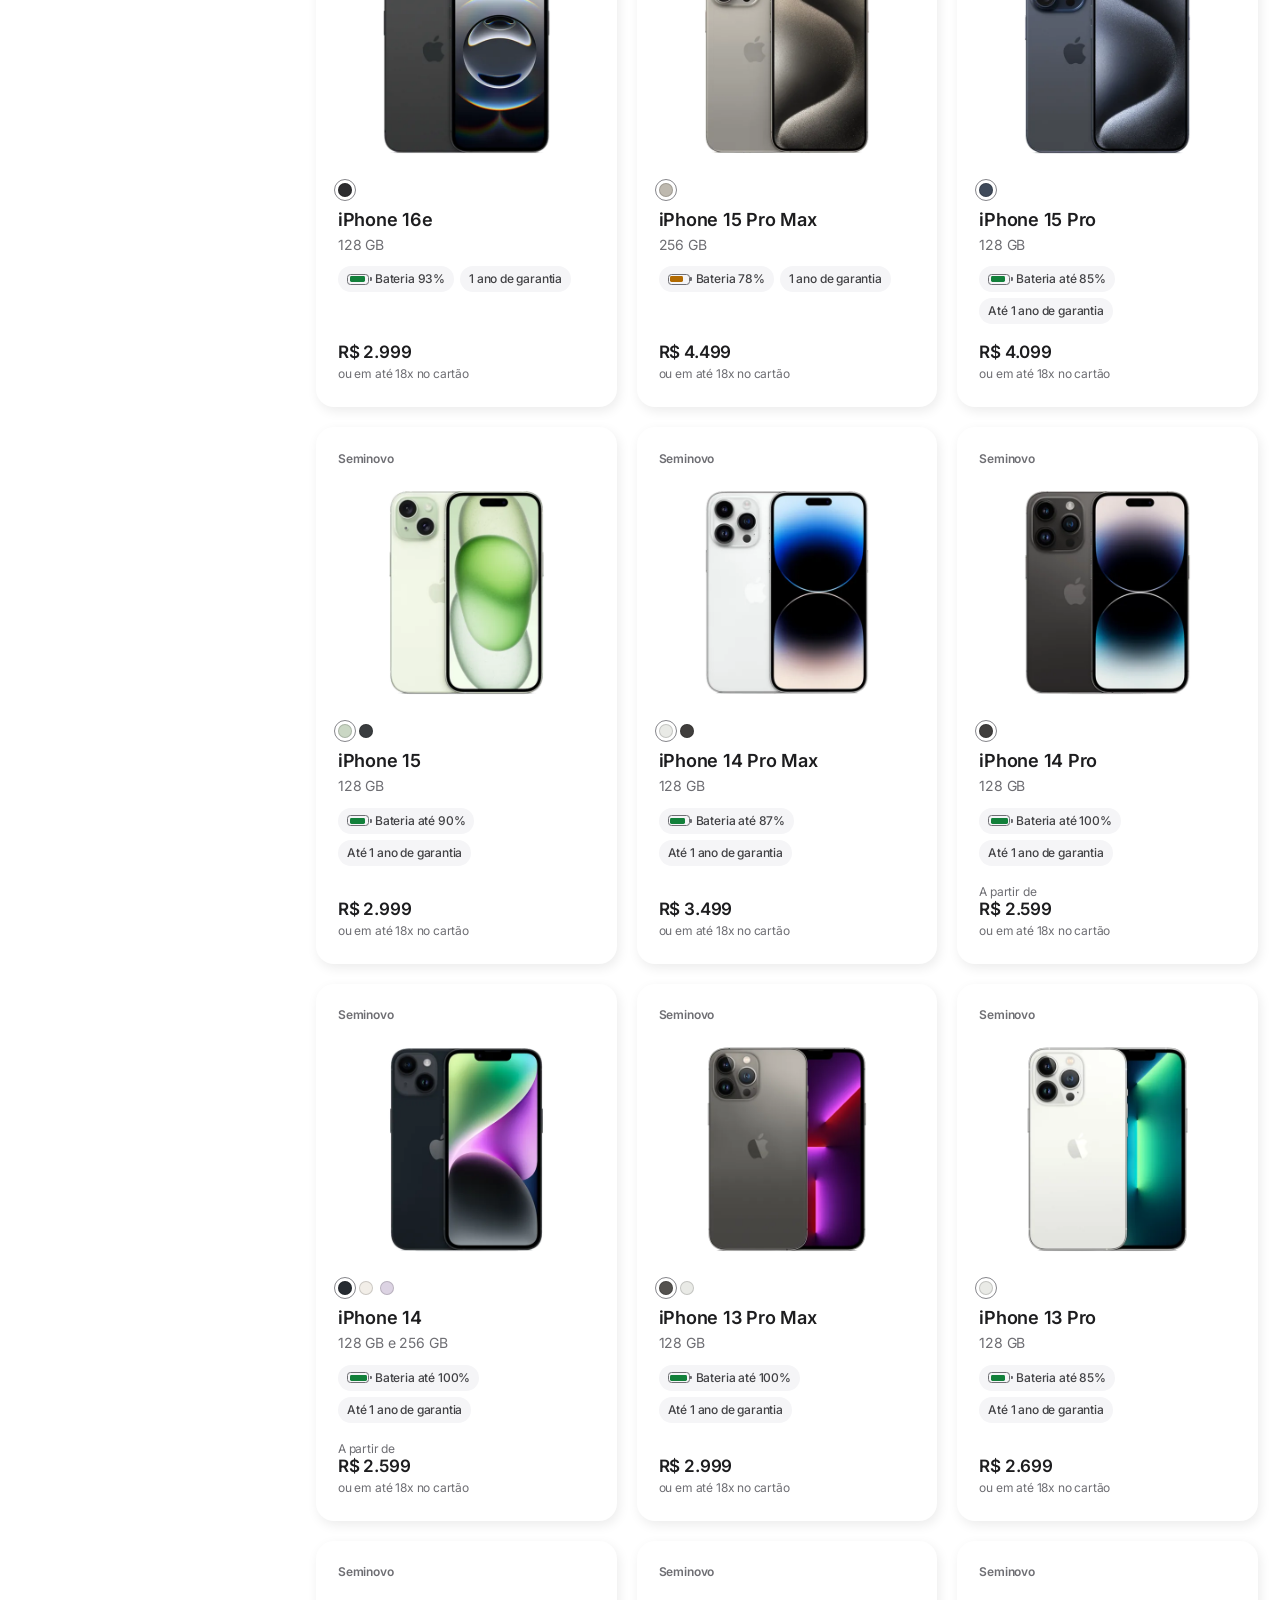
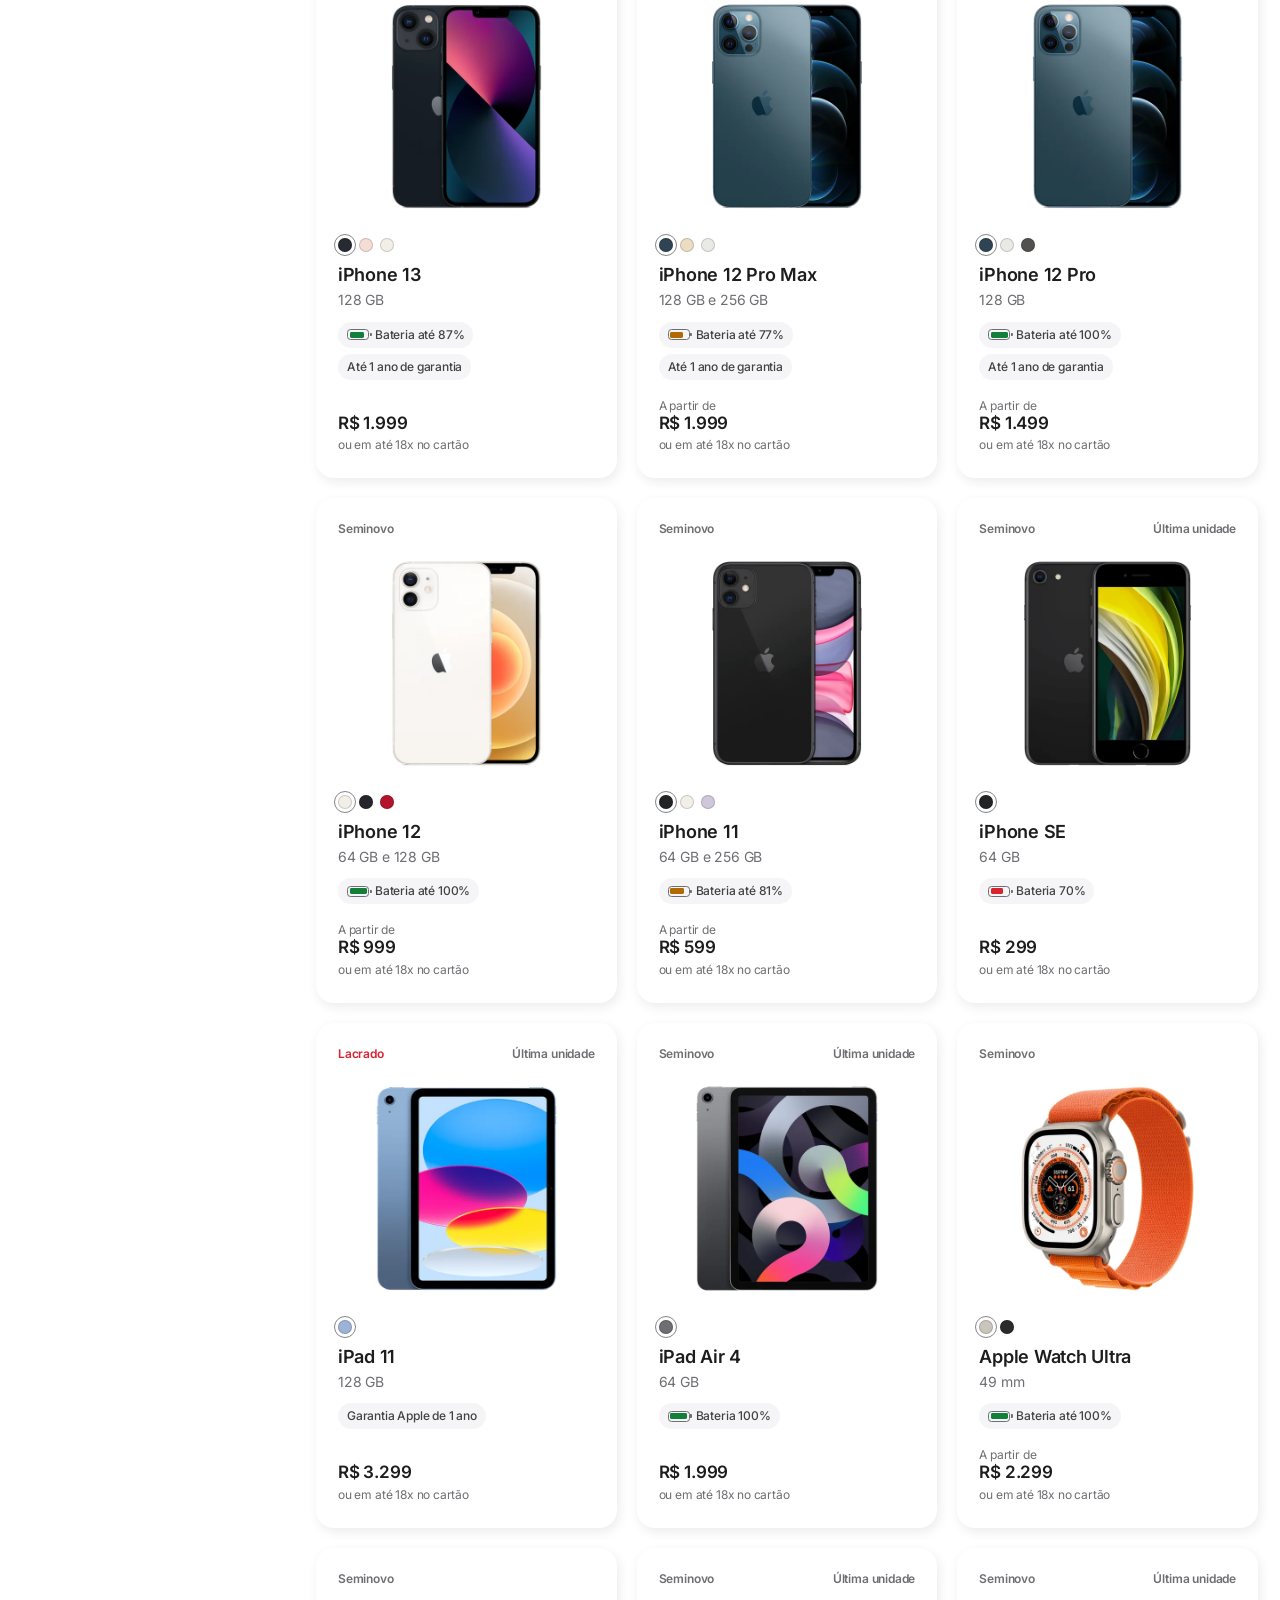
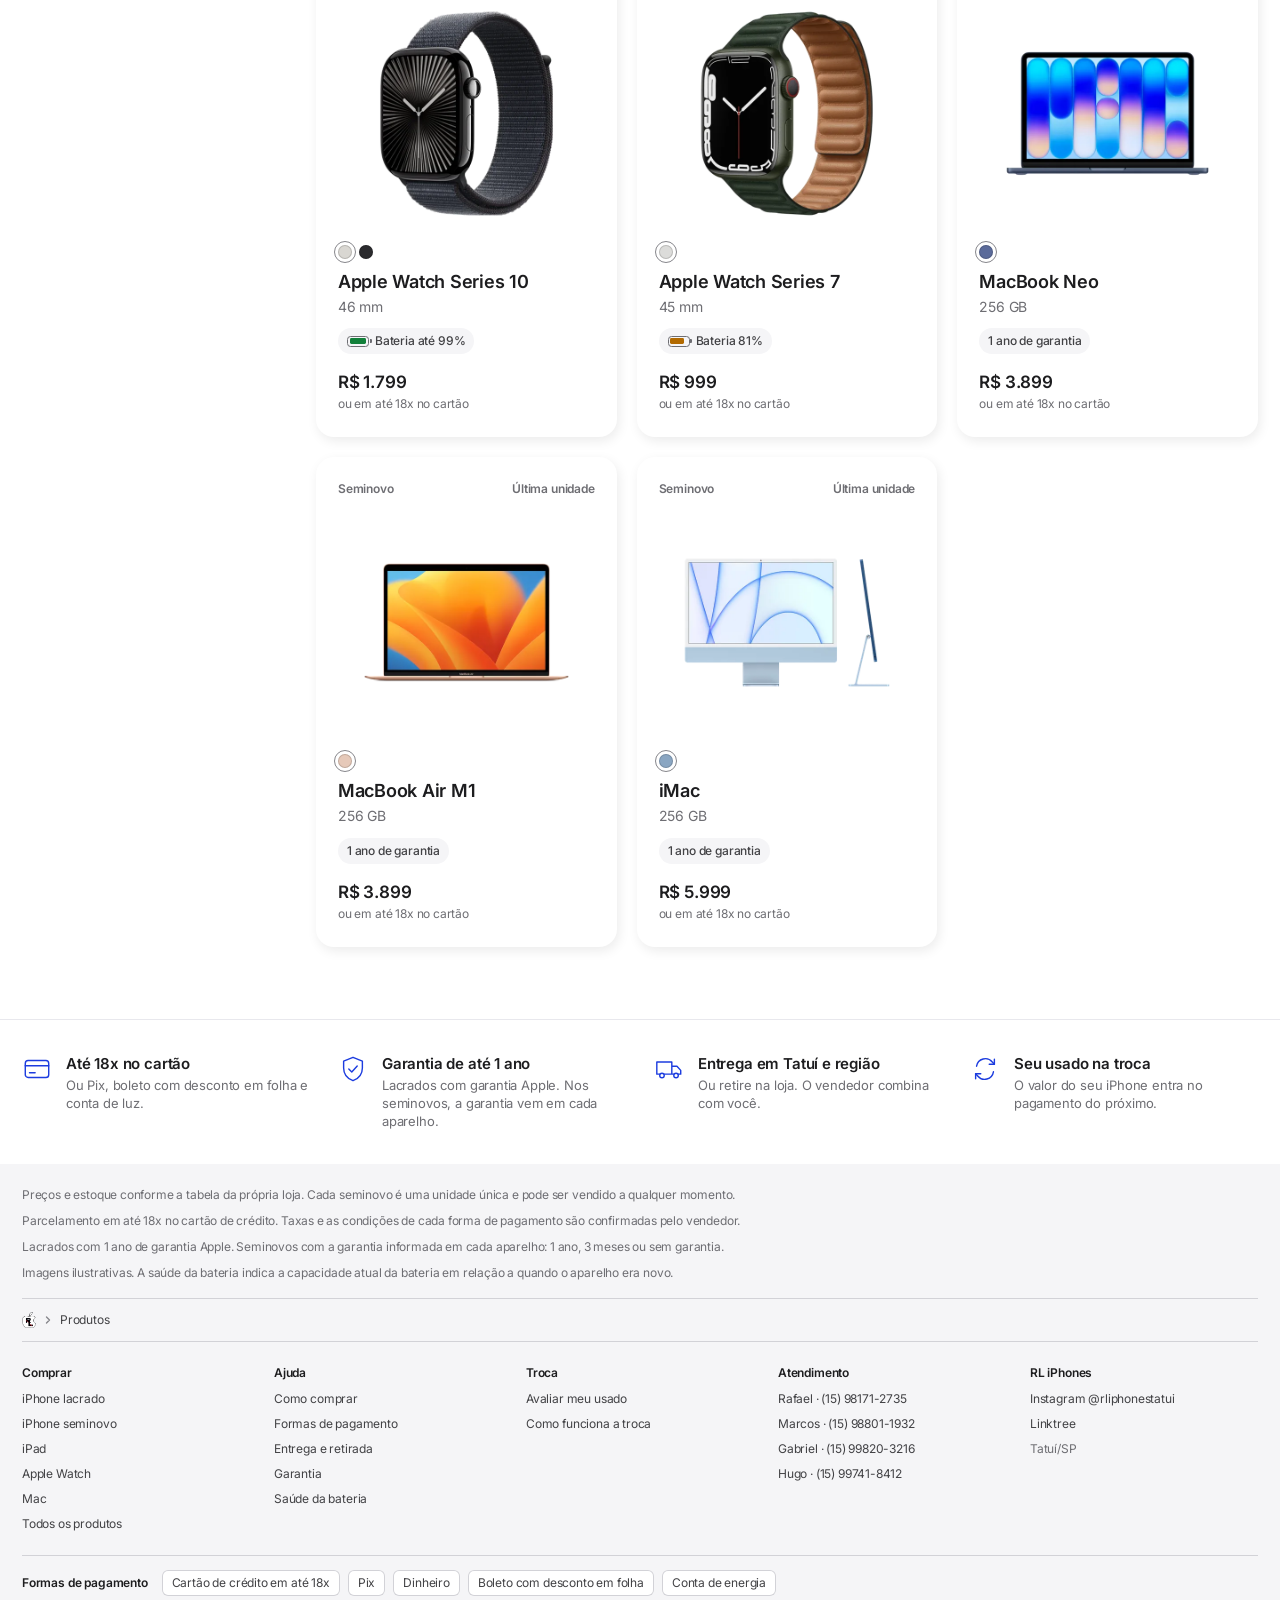
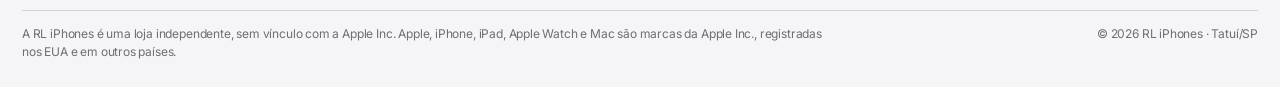
<file: categoria.html>
<!doctype html>
<html lang="pt-BR">
<head>
  <meta charset="utf-8">
  <meta name="viewport" content="width=device-width, initial-scale=1, viewport-fit=cover">
  <title>Produtos · RL iPhones</title>
  <meta name="description" content="Todos os aparelhos em estoque na RL iPhones, com filtros por modelo, cor, armazenamento, garantia, bateria e preço.">
  <meta name="theme-color" content="#ffffff">
  <meta property="og:title" content="Produtos · RL iPhones">
  <meta property="og:description" content="Todos os aparelhos em estoque na RL iPhones, com filtros por modelo, cor, armazenamento, garantia, bateria e preço.">
  <meta property="og:image" content="assets/img/og-image-1200x630.png">
  <meta property="og:type" content="website">
  <meta property="og:locale" content="pt_BR">
  <link rel="icon" type="image/png" sizes="32x32" href="assets/img/favicon-32.png">
  <link rel="apple-touch-icon" href="assets/img/apple-touch-icon-180.png">
  <link rel="stylesheet" href="css/fontes.css">
  <link rel="stylesheet" href="css/base.css">
  <link rel="stylesheet" href="css/layout.css">
  <link rel="stylesheet" href="css/componentes.css">
  <link rel="stylesheet" href="css/paginas.css">
</head>
<body class="pg-categoria">
  <div id="cabecalho"></div>

  <main id="conteudo" class="plp">
    <div class="wrap plp__topo">
      <nav class="trilha" aria-label="Você está em" data-trilha></nav>
      <div class="plp__titulo">
        <h1 class="t-1" data-titulo>Produtos</h1>
        <p class="plp__conta" data-conta aria-live="polite"></p>
      </div>
      <div class="plp__atalhos" data-atalhos></div>
    </div>

    <div class="wrap plp__corpo">
      <aside class="filtros" data-filtros aria-label="Filtros">
        <div class="filtros__topo"><h2>Filtros</h2><button class="gaveta__fechar" type="button" data-fecha-filtros aria-label="Fechar filtros"></button></div>
        <div class="filtros__corpo" data-filtros-corpo></div>
        <div class="filtros__rodape"><button class="btn btn--cinza" type="button" data-limpar>Limpar</button><button class="btn" type="button" data-fecha-filtros data-ver></button></div>
      </aside>

      <section class="plp__lista" aria-label="Resultados">
        <div class="plp__barra">
          <button class="btn btn--cinza btn--p plp__filtrar" type="button" data-abre-filtros><span data-ico-filtro></span>Filtrar<b data-n-filtros></b></button>
          <div class="plp__chips" data-chips></div>
          <label class="plp__ordem"><span>Ordenar por</span>
            <select class="entrada" data-ordem>
              <option value="relevancia">Relevância</option>
              <option value="menor-preco">Menor preço</option>
              <option value="maior-preco">Maior preço</option>
              <option value="mais-novos">Mais novos</option>
              <option value="maior-bateria">Maior bateria</option>
            </select>
          </label>
        </div>
        <div class="grade" data-grade></div>
      </section>
    </div>
  </main>
  <div class="gaveta-fundo" data-filtros-fundo></div>

  <div id="rodape"></div>

  <script src="js/config.js"></script>
  <script src="data/modelos.js"></script>
  <script src="data/estoque.js"></script>
  <script src="js/core.js"></script>
  <script src="js/catalogo.js"></script>
  <script src="js/sacola.js"></script>
  <script src="js/ui.js"></script>
  <script src="js/checkout.js"></script>
  <script src="js/movimento.js"></script>
  <script src="js/layout.js"></script>
  <script src="js/paginas/categoria.js"></script>
</body>
</html>
</file>
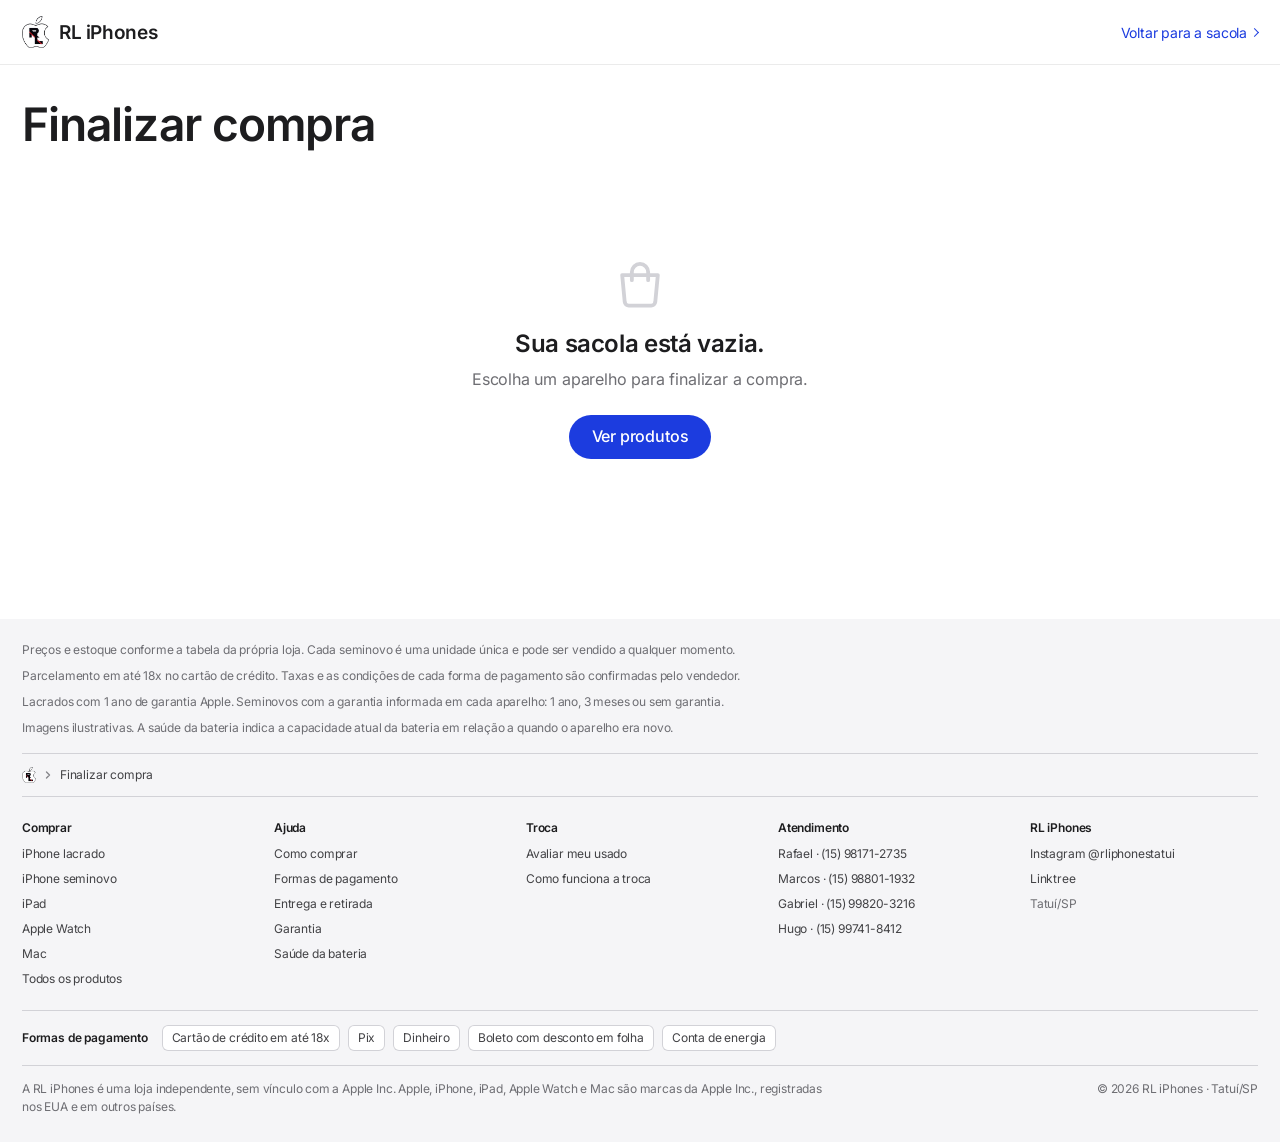
<file: checkout.html>
<!doctype html>
<html lang="pt-BR">
<head>
  <meta charset="utf-8">
  <meta name="viewport" content="width=device-width, initial-scale=1, viewport-fit=cover">
  <title>Finalizar compra · RL iPhones</title>
  <meta name="description" content="Dados, entrega e pagamento do seu pedido na RL iPhones.">
  <meta name="robots" content="noindex">
  <meta name="theme-color" content="#ffffff">
  <meta property="og:title" content="Finalizar compra · RL iPhones">
  <meta property="og:description" content="Dados, entrega e pagamento do seu pedido na RL iPhones.">
  <meta property="og:image" content="assets/img/og-image-1200x630.png">
  <meta property="og:type" content="website">
  <meta property="og:locale" content="pt_BR">
  <link rel="icon" type="image/png" sizes="32x32" href="assets/img/favicon-32.png">
  <link rel="apple-touch-icon" href="assets/img/apple-touch-icon-180.png">
  <link rel="stylesheet" href="css/fontes.css">
  <link rel="stylesheet" href="css/base.css">
  <link rel="stylesheet" href="css/layout.css">
  <link rel="stylesheet" href="css/componentes.css">
  <link rel="stylesheet" href="css/paginas.css">
</head>
<body class="pg-checkout">
  <div id="cabecalho"></div>

  <main id="conteudo" class="wrap checkout">
    <h1 class="t-1">Finalizar compra</h1>
    <ol class="etapas" data-etapas aria-label="Etapas">
      <li><span>1. Seus dados</span></li><li><span>2. Entrega</span></li><li><span>3. Pagamento</span></li><li><span>4. Revisão</span></li>
    </ol>
    <div class="checkout__corpo" data-corpo>
      <form class="checkout__form" data-form novalidate>
        <section class="etapa" data-etapa="1" aria-labelledby="e1"><div class="etapa__topo"><h2 id="e1">Seus dados</h2></div><div data-conteudo></div></section>
        <section class="etapa" data-etapa="2" aria-labelledby="e2"><div class="etapa__topo"><h2 id="e2">Entrega</h2></div><div data-conteudo></div></section>
        <section class="etapa" data-etapa="3" aria-labelledby="e3"><div class="etapa__topo"><h2 id="e3">Pagamento</h2></div><div data-conteudo></div></section>
        <section class="etapa" data-etapa="4" aria-labelledby="e4"><div class="etapa__topo"><h2 id="e4">Revisão</h2></div><div data-conteudo></div></section>
      </form>
      <aside class="resumo" aria-label="Resumo do pedido" data-resumo></aside>
    </div>
  </main>

  <div id="rodape"></div>

  <script src="js/config.js"></script>
  <script src="data/modelos.js"></script>
  <script src="data/estoque.js"></script>
  <script src="js/core.js"></script>
  <script src="js/catalogo.js"></script>
  <script src="js/sacola.js"></script>
  <script src="js/ui.js"></script>
  <script src="js/checkout.js"></script>
  <script src="js/movimento.js"></script>
  <script src="js/layout.js"></script>
  <script src="js/paginas/checkout.js"></script>
</body>
</html>
</file>
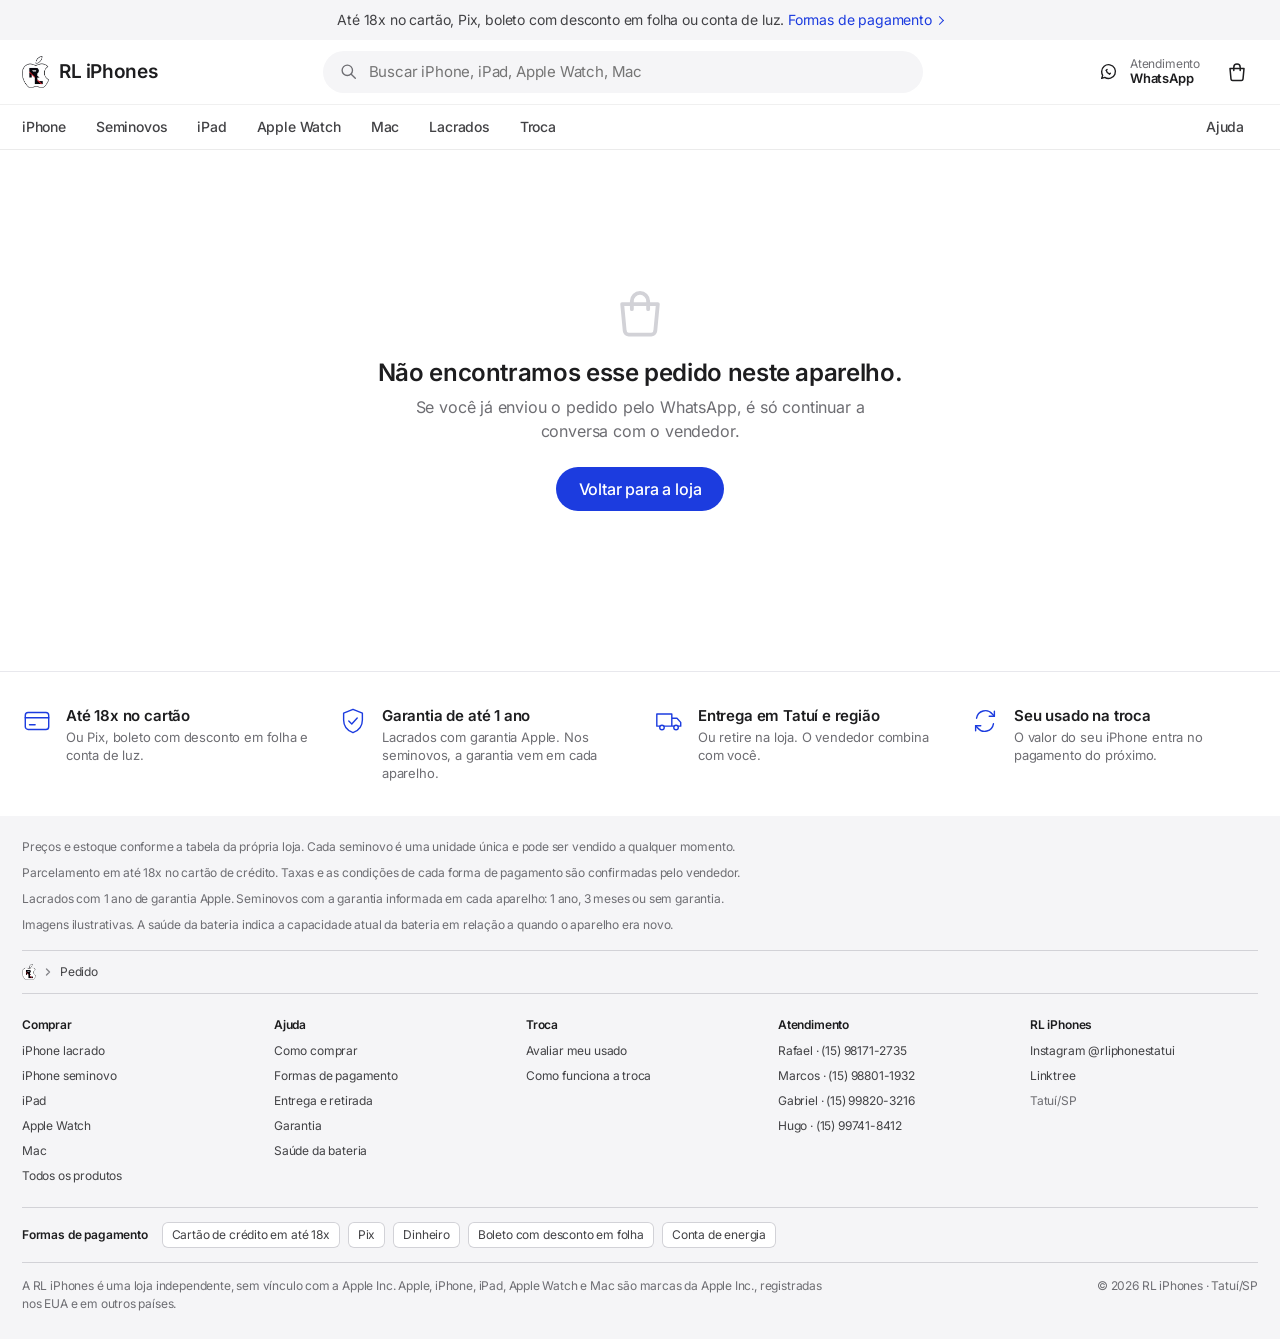
<file: pedido.html>
<!doctype html>
<html lang="pt-BR">
<head>
  <meta charset="utf-8">
  <meta name="viewport" content="width=device-width, initial-scale=1, viewport-fit=cover">
  <title>Pedido recebido · RL iPhones</title>
  <meta name="description" content="Resumo do seu pedido na RL iPhones.">
  <meta name="robots" content="noindex">
  <meta name="theme-color" content="#ffffff">
  <meta property="og:title" content="Pedido recebido · RL iPhones">
  <meta property="og:description" content="Resumo do seu pedido na RL iPhones.">
  <meta property="og:image" content="assets/img/og-image-1200x630.png">
  <meta property="og:type" content="website">
  <meta property="og:locale" content="pt_BR">
  <link rel="icon" type="image/png" sizes="32x32" href="assets/img/favicon-32.png">
  <link rel="apple-touch-icon" href="assets/img/apple-touch-icon-180.png">
  <link rel="stylesheet" href="css/fontes.css">
  <link rel="stylesheet" href="css/base.css">
  <link rel="stylesheet" href="css/layout.css">
  <link rel="stylesheet" href="css/componentes.css">
  <link rel="stylesheet" href="css/paginas.css">
</head>
<body class="pg-pedido">
  <div id="cabecalho"></div>

  <main id="conteudo" class="wrap pedido" data-pedido></main>

  <div id="rodape"></div>

  <script src="js/config.js"></script>
  <script src="data/modelos.js"></script>
  <script src="data/estoque.js"></script>
  <script src="js/core.js"></script>
  <script src="js/catalogo.js"></script>
  <script src="js/sacola.js"></script>
  <script src="js/ui.js"></script>
  <script src="js/checkout.js"></script>
  <script src="js/movimento.js"></script>
  <script src="js/layout.js"></script>
  <script src="js/paginas/pedido.js"></script>
</body>
</html>
</file>
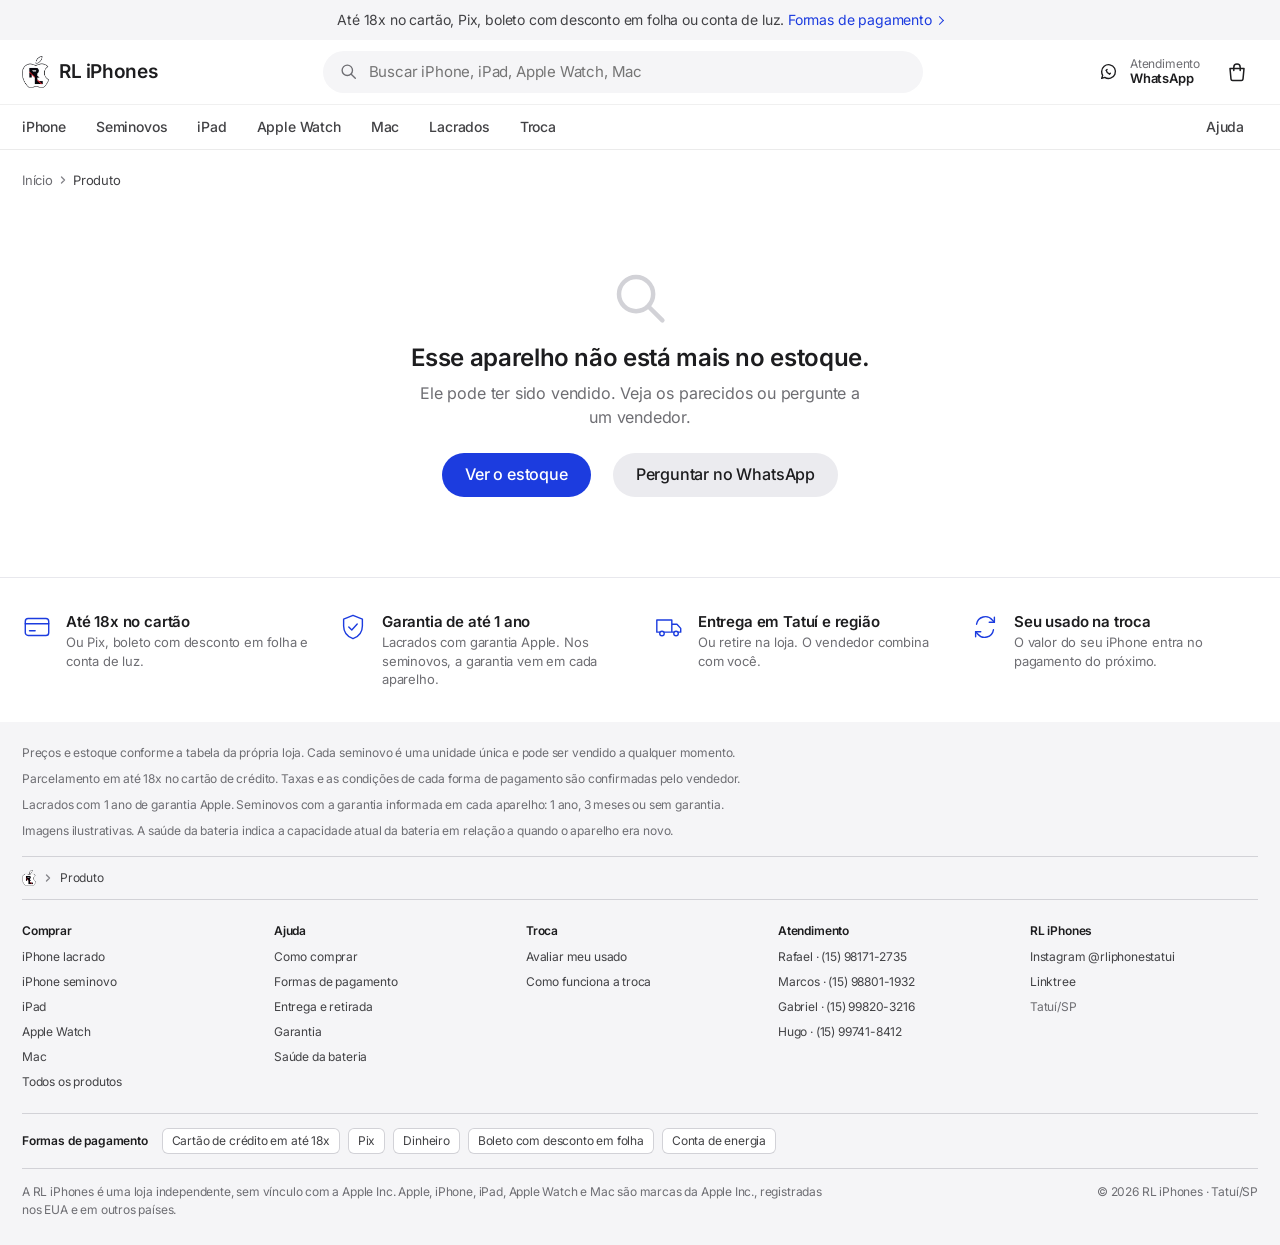
<file: produto.html>
<!doctype html>
<html lang="pt-BR">
<head>
  <meta charset="utf-8">
  <meta name="viewport" content="width=device-width, initial-scale=1, viewport-fit=cover">
  <title>Produto · RL iPhones</title>
  <meta name="description" content="Escolha cor, armazenamento e o aparelho pela saúde da bateria. Lacrados e seminovos com garantia na RL iPhones.">
  <meta name="theme-color" content="#ffffff">
  <meta property="og:title" content="Produto · RL iPhones">
  <meta property="og:description" content="Escolha cor, armazenamento e o aparelho pela saúde da bateria. Lacrados e seminovos com garantia na RL iPhones.">
  <meta property="og:image" content="assets/img/og-image-1200x630.png">
  <meta property="og:type" content="website">
  <meta property="og:locale" content="pt_BR">
  <link rel="icon" type="image/png" sizes="32x32" href="assets/img/favicon-32.png">
  <link rel="apple-touch-icon" href="assets/img/apple-touch-icon-180.png">
  <link rel="stylesheet" href="css/fontes.css">
  <link rel="stylesheet" href="css/base.css">
  <link rel="stylesheet" href="css/layout.css">
  <link rel="stylesheet" href="css/componentes.css">
  <link rel="stylesheet" href="css/paginas.css">
</head>
<body class="pg-produto">
  <div id="cabecalho"></div>

  <main id="conteudo" class="pdp">
    <div class="wrap pdp__topo"><nav class="trilha" aria-label="Você está em" data-trilha></nav></div>

    <div class="wrap pdp__corpo" data-produto>
      <section class="galeria" aria-label="Fotos do produto">
        <div class="galeria__palco" data-palco>
          <div class="galeria__img" data-galeria-img></div>
          <p class="galeria__dica" data-dica>Passe o mouse para ampliar</p>
        </div>
        <div class="galeria__vistas" data-vistas role="tablist" aria-label="Vistas"></div>
      </section>

      <section class="compra" aria-label="Comprar">
        <p class="compra__selos" data-selos></p>
        <h1 class="compra__titulo" data-titulo>Produto</h1>
        <p class="compra__sub" data-compra-sub></p>
        <div class="compra__preco" data-preco aria-live="polite"></div>

        <div class="bloco" data-bloco="cond"></div>
        <div class="bloco" data-bloco="cor"></div>
        <div class="bloco" data-bloco="arm"></div>
        <div class="bloco" data-bloco="unidade"></div>

        <div class="compra__acoes" data-acoes>
          <button class="btn btn--bloco" type="button" data-add>Adicionar à sacola</button>
          <button class="btn btn--bloco btn--linha" type="button" data-comprar>Comprar agora</button>
        </div>
        <p class="compra__whats"><a class="link" data-whats-produto href="#">Prefere comprar pelo WhatsApp? Fale com um vendedor</a></p>

        <ul class="compra__info" data-info></ul>
      </section>
    </div>

    <section class="wrap pdp__detalhes" aria-label="Detalhes do produto">
      <div class="pdp__abas"><div class="abas" role="tablist" data-abas>
        <button type="button" role="tab" aria-selected="true" data-aba="visao">Visão geral</button>
        <button type="button" role="tab" aria-selected="false" data-aba="specs">Especificações</button>
        <button type="button" role="tab" aria-selected="false" data-aba="garantia">Garantia e condição</button>
        <button type="button" role="tab" aria-selected="false" data-aba="pagamento">Pagamento</button>
      </div></div>
      <div class="pdp__painel" data-painel="visao"></div>
      <div class="pdp__painel" data-painel="specs" hidden></div>
      <div class="pdp__painel" data-painel="garantia" hidden></div>
      <div class="pdp__painel" data-painel="pagamento" hidden></div>
    </section>

    <section class="secao secao--cinza" aria-labelledby="t-relacionados" data-relacionados-secao>
      <div class="wrap secao__topo"><h2 class="titulo-vitrine" id="t-relacionados"><b>Você também pode gostar.</b> Outros modelos no estoque.</h2></div>
      <div class="prateleira"><div class="prateleira__trilho" data-relacionados></div></div>
    </section>
  </main>

  <div class="barra-compra" data-barra aria-hidden="true">
    <div class="wrap barra-compra__dentro">
      <div class="barra-compra__nome"><img data-barra-img alt=""><span><b data-barra-nome></b><small data-barra-det></small></span></div>
      <div class="barra-compra__lado"><span class="barra-compra__preco" data-barra-preco></span><button class="btn btn--p" type="button" data-barra-add>Adicionar à sacola</button></div>
    </div>
  </div>

  <div id="rodape"></div>

  <script src="js/config.js"></script>
  <script src="data/modelos.js"></script>
  <script src="data/estoque.js"></script>
  <script src="js/core.js"></script>
  <script src="js/catalogo.js"></script>
  <script src="js/sacola.js"></script>
  <script src="js/ui.js"></script>
  <script src="js/checkout.js"></script>
  <script src="js/movimento.js"></script>
  <script src="js/layout.js"></script>
  <script src="js/paginas/produto.js"></script>
</body>
</html>
</file>
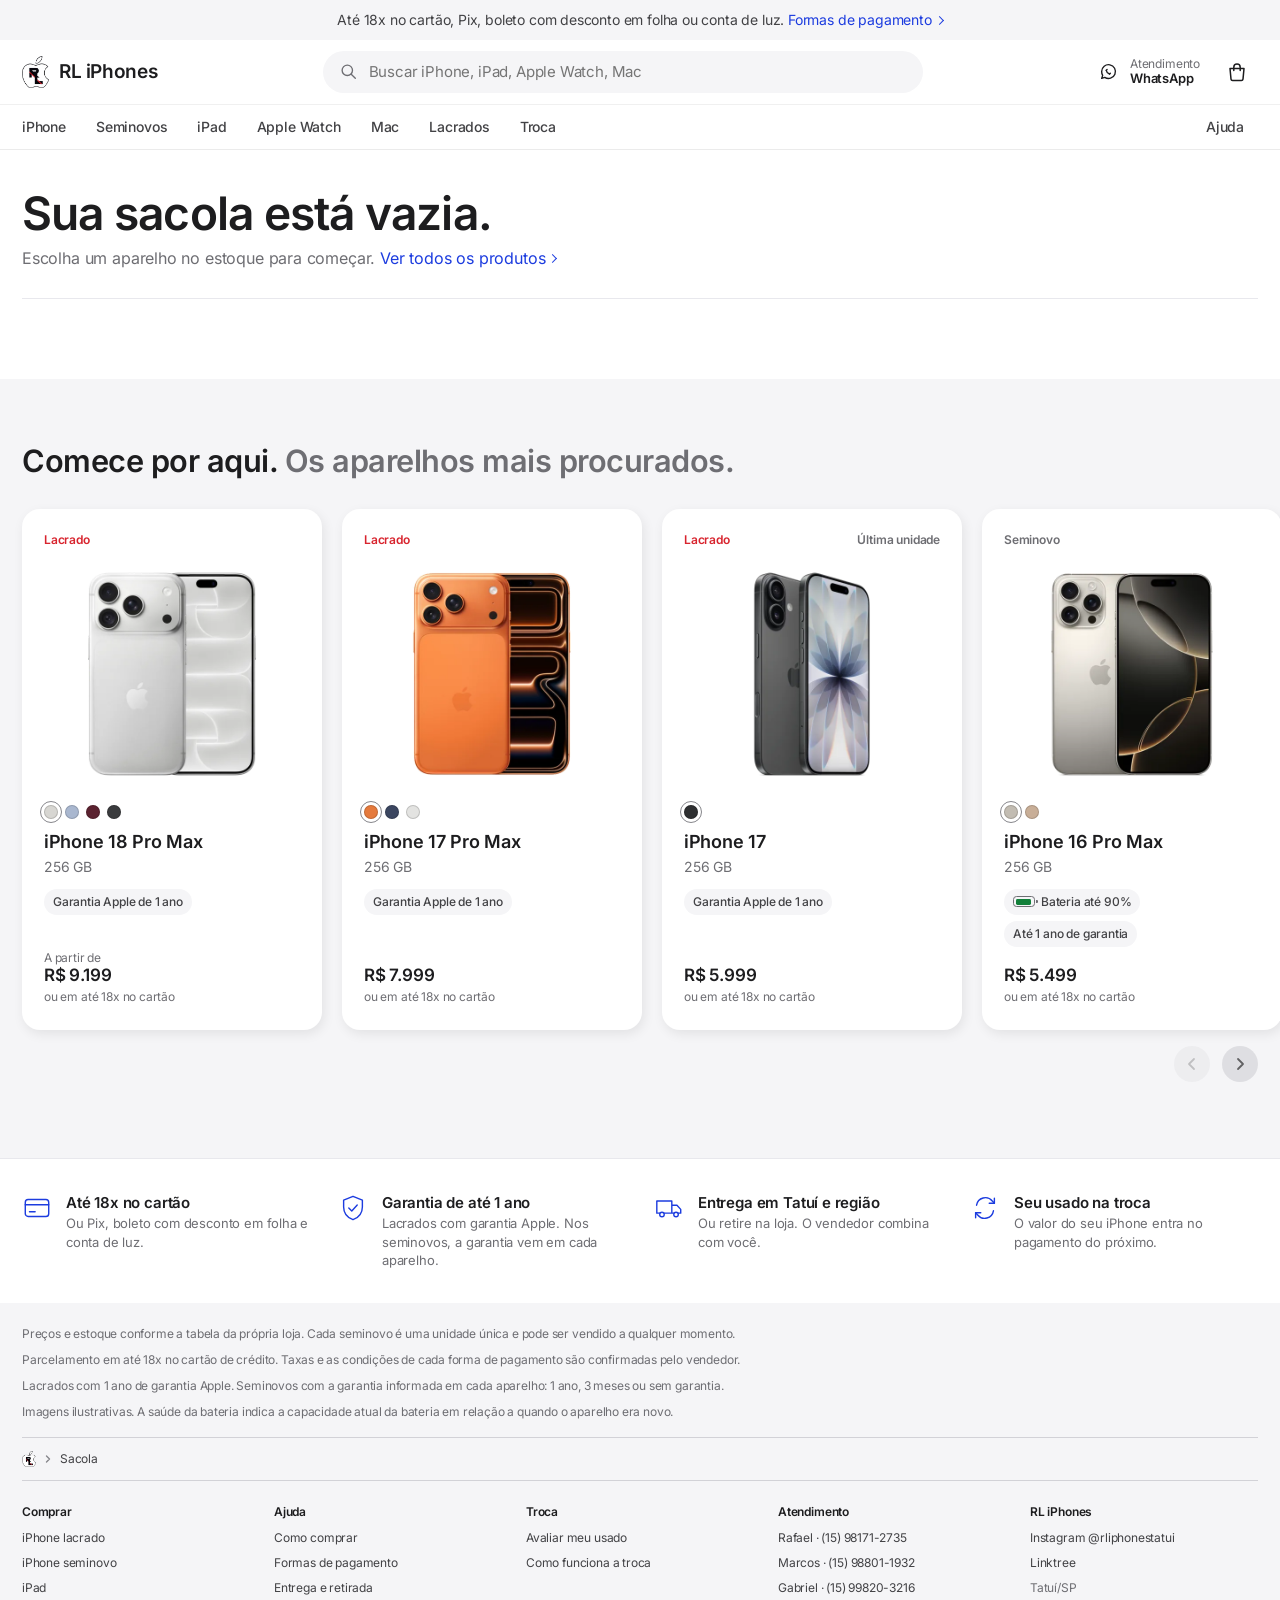
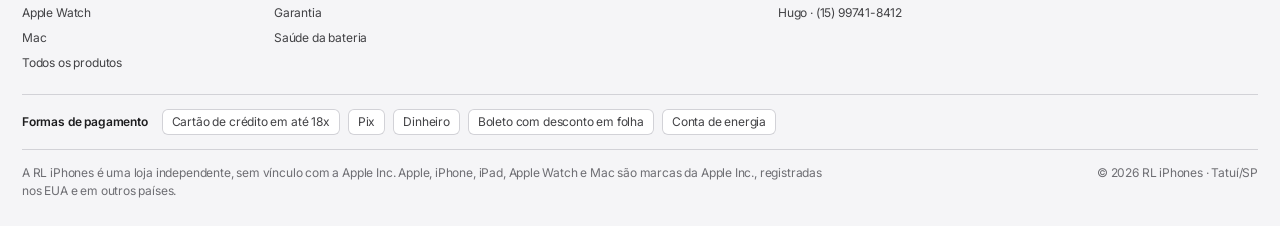
<file: sacola.html>
<!doctype html>
<html lang="pt-BR">
<head>
  <meta charset="utf-8">
  <meta name="viewport" content="width=device-width, initial-scale=1, viewport-fit=cover">
  <title>Sacola · RL iPhones</title>
  <meta name="description" content="Revise os aparelhos escolhidos e finalize a compra.">
  <meta name="robots" content="noindex">
  <meta name="theme-color" content="#ffffff">
  <meta property="og:title" content="Sacola · RL iPhones">
  <meta property="og:description" content="Revise os aparelhos escolhidos e finalize a compra.">
  <meta property="og:image" content="assets/img/og-image-1200x630.png">
  <meta property="og:type" content="website">
  <meta property="og:locale" content="pt_BR">
  <link rel="icon" type="image/png" sizes="32x32" href="assets/img/favicon-32.png">
  <link rel="apple-touch-icon" href="assets/img/apple-touch-icon-180.png">
  <link rel="stylesheet" href="css/fontes.css">
  <link rel="stylesheet" href="css/base.css">
  <link rel="stylesheet" href="css/layout.css">
  <link rel="stylesheet" href="css/componentes.css">
  <link rel="stylesheet" href="css/paginas.css">
</head>
<body class="pg-sacola">
  <div id="cabecalho"></div>

  <main id="conteudo" class="wrap carrinho">
    <div class="carrinho__topo">
      <h1 class="t-1" data-titulo>Sacola</h1>
      <p data-subtitulo></p>
    </div>
    <div class="carrinho__corpo" data-corpo>
      <section aria-label="Itens da sacola" data-itens></section>
      <aside class="resumo" aria-label="Resumo" data-resumo></aside>
    </div>
  </main>

  <section class="secao secao--cinza" aria-labelledby="t-sugestoes" data-sugestoes hidden>
    <div class="wrap secao__topo"><h2 class="titulo-vitrine" id="t-sugestoes"><b>Comece por aqui.</b> Os aparelhos mais procurados.</h2></div>
    <div class="prateleira"><div class="prateleira__trilho" data-sugestoes-lista></div></div>
  </section>

  <div id="rodape"></div>

  <script src="js/config.js"></script>
  <script src="data/modelos.js"></script>
  <script src="data/estoque.js"></script>
  <script src="js/core.js"></script>
  <script src="js/catalogo.js"></script>
  <script src="js/sacola.js"></script>
  <script src="js/ui.js"></script>
  <script src="js/checkout.js"></script>
  <script src="js/movimento.js"></script>
  <script src="js/layout.js"></script>
  <script src="js/paginas/sacola.js"></script>
</body>
</html>
</file>
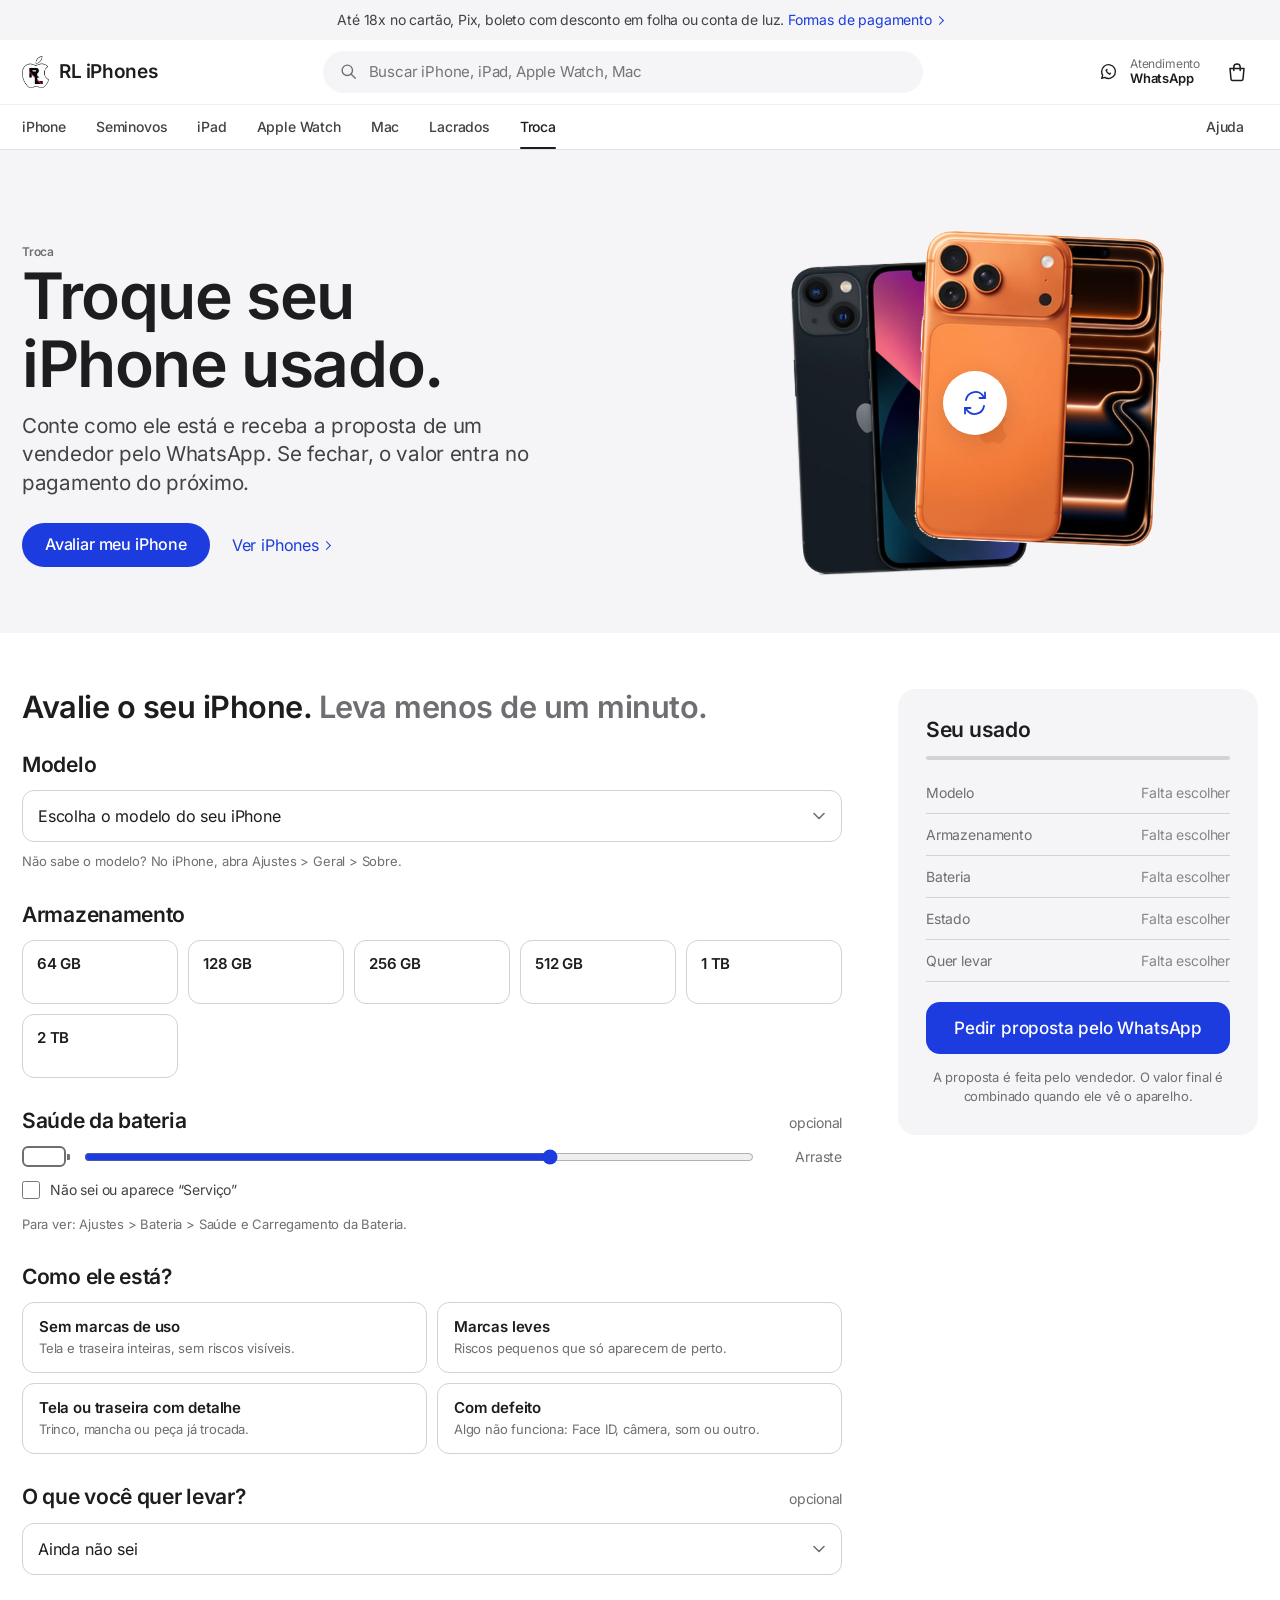
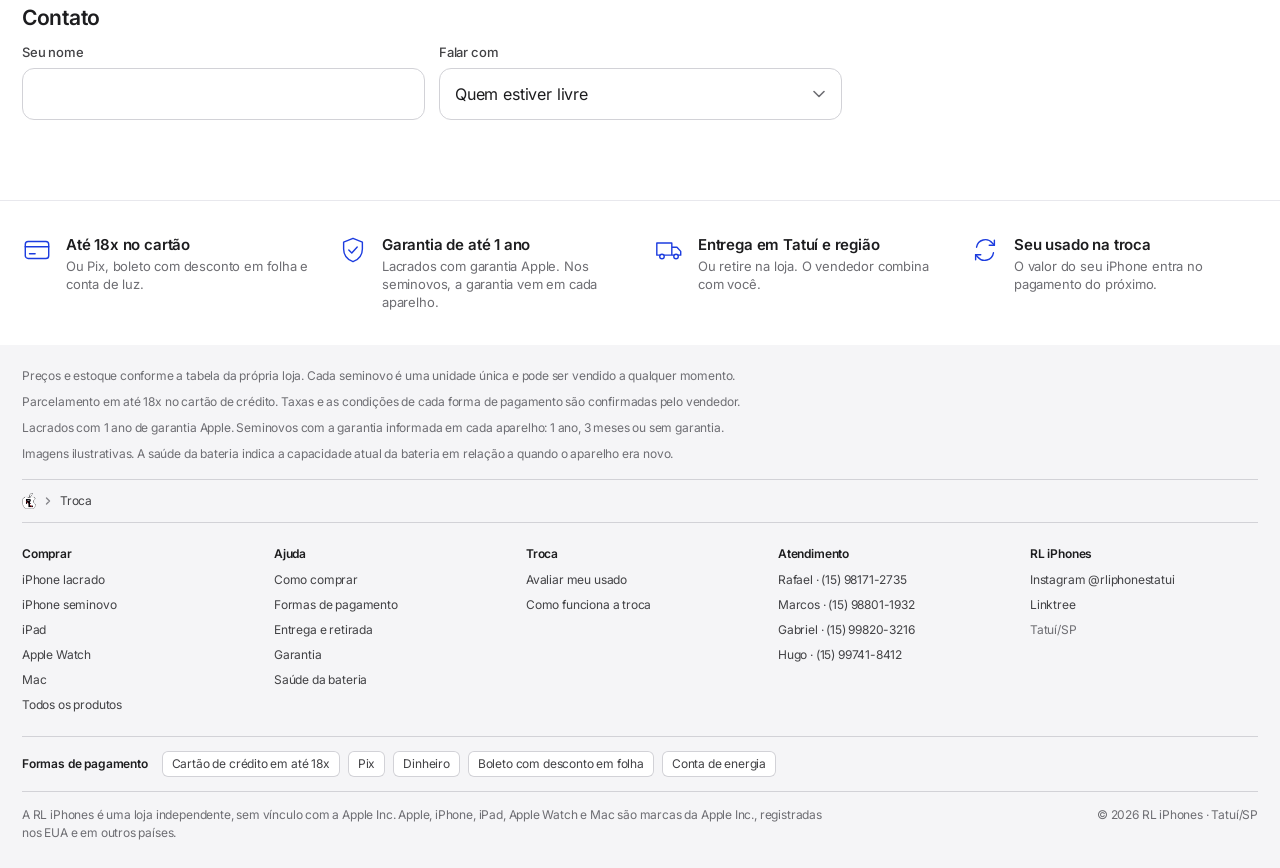
<file: troca.html>
<!doctype html>
<html lang="pt-BR">
<head>
  <meta charset="utf-8">
  <meta name="viewport" content="width=device-width, initial-scale=1, viewport-fit=cover">
  <title>Troque seu iPhone usado · RL iPhones</title>
  <meta name="description" content="Conte como está o seu iPhone e receba a proposta de troca de um vendedor da RL iPhones pelo WhatsApp.">
  <meta name="theme-color" content="#ffffff">
  <meta property="og:title" content="Troque seu iPhone usado · RL iPhones">
  <meta property="og:description" content="Conte como está o seu iPhone e receba a proposta de troca de um vendedor da RL iPhones pelo WhatsApp.">
  <meta property="og:image" content="assets/img/og-image-1200x630.png">
  <meta property="og:type" content="website">
  <meta property="og:locale" content="pt_BR">
  <link rel="icon" type="image/png" sizes="32x32" href="assets/img/favicon-32.png">
  <link rel="apple-touch-icon" href="assets/img/apple-touch-icon-180.png">
  <link rel="stylesheet" href="css/fontes.css">
  <link rel="stylesheet" href="css/base.css">
  <link rel="stylesheet" href="css/layout.css">
  <link rel="stylesheet" href="css/componentes.css">
  <link rel="stylesheet" href="css/paginas.css">
</head>
<body class="pg-troca">
  <div id="cabecalho"></div>

  <main id="conteudo">
    <section class="troca-topo" aria-labelledby="t-troca">
      <div class="wrap troca-topo__grade">
        <div>
          <p class="selo" data-rev>Troca</p>
          <h1 class="t-hero" id="t-troca" data-rev style="--i:1">Troque seu iPhone usado.</h1>
          <p class="t-intro" data-rev style="--i:2">Conte como ele está e receba a proposta de um vendedor pelo WhatsApp. Se fechar, o valor entra no pagamento do próximo.</p>
          <div class="ctas" data-rev style="--i:3"><a class="btn" href="#avaliar">Avaliar meu iPhone</a><a class="link" href="categoria.html?c=iphone">Ver iPhones</a></div>
        </div>
        <div class="troca-topo__img" aria-hidden="true" data-troca-img>
          <img src="assets/produtos/iphone-13-preto-g.webp" alt="" width="1000" height="1000">
          <svg viewBox="0 0 32 32" fill="none" stroke="currentColor" stroke-width="1.8" stroke-linecap="round" stroke-linejoin="round"><path d="M7 13a9.5 9.5 0 0 1 16.8-4.4L26 11"/><path d="M26 5.5V11h-5.5"/><path d="M25 19a9.5 9.5 0 0 1-16.8 4.4L6 21"/><path d="M6 26.5V21h5.5"/></svg>
          <img src="assets/produtos/iphone-17-pro-max-laranja-g.webp" alt="" width="1000" height="1000">
        </div>
      </div>
    </section>

    <section class="wrap troca-corpo" id="avaliar" aria-labelledby="t-avaliar">
      <form class="troca-form" data-form novalidate>
        <h2 class="titulo-vitrine" id="t-avaliar" style="margin-bottom:28px"><b>Avalie o seu iPhone.</b> Leva menos de um minuto.</h2>
        <div data-blocos></div>
      </form>
      <aside class="troca-lado" data-lado aria-live="polite"></aside>
    </section>
  </main>

  <div id="rodape"></div>

  <script src="js/config.js"></script>
  <script src="data/modelos.js"></script>
  <script src="data/estoque.js"></script>
  <script src="js/core.js"></script>
  <script src="js/catalogo.js"></script>
  <script src="js/sacola.js"></script>
  <script src="js/ui.js"></script>
  <script src="js/checkout.js"></script>
  <script src="js/movimento.js"></script>
  <script src="js/layout.js"></script>
  <script src="js/paginas/troca.js"></script>
</body>
</html>
</file>
<file: css/fontes.css>
/* Inter (SIL Open Font License), embutida para funcionar até aberta direto do computador. */
@font-face{font-family:"Inter";font-style:normal;font-weight:400;font-display:swap;src:url([data-uri]) format("woff2");}
@font-face{font-family:"Inter";font-style:normal;font-weight:500;font-display:swap;src:url([data-uri]) format("woff2");}
@font-face{font-family:"Inter";font-style:normal;font-weight:600;font-display:swap;src:url([data-uri]) format("woff2");}
@font-face{font-family:"Inter";font-style:normal;font-weight:700;font-display:swap;src:url([data-uri]) format("woff2");}
</file>
<file: css/base.css>
/* ==========================================================================
   RL iPhones · base: tokens, tipografia, botões, formulários, utilidades
   ========================================================================== */
:root {
  --fonte: -apple-system, BlinkMacSystemFont, "SF Pro Text", "Inter", "Segoe UI", Roboto, "Helvetica Neue", Arial, sans-serif;
  --fonte-display: -apple-system, BlinkMacSystemFont, "SF Pro Display", "Inter", "Segoe UI", Roboto, "Helvetica Neue", Arial, sans-serif;

  --tinta: #1d1d1f;
  --tinta-2: #424245;
  --tinta-3: #6e6e73;
  --tinta-4: #86868b;
  --branco: #fff;
  --cinza: #f5f5f7;
  --cinza-2: #ebebef;
  --linha: #d2d2d7;
  --linha-2: #e8e8ed;

  --azul: #1c3cdf;          /* azul da marca RL */
  --azul-forte: #1530c0;
  --azul-suave: #edf0fd;
  --vermelho: #d8242e;      /* vermelho da marca RL */
  --verde: #12803a;
  --ambar: #b26a00;

  --raio: 18px;
  --raio-m: 14px;
  --raio-p: 10px;
  --sombra: 2px 4px 12px rgba(0, 0, 0, 0.08);
  --sombra-h: 2px 6px 22px rgba(0, 0, 0, 0.14);

  --largura: 1240px;
  --margem: max(22px, calc((100% - var(--largura)) / 2));
  --cab-h: 108px;           /* cabeçalho + barra de categorias (o JS ajusta) */

  --saida: cubic-bezier(0.16, 1, 0.3, 1);
  --suave: cubic-bezier(0.25, 0.1, 0.25, 1);
}

*, *::before, *::after { box-sizing: border-box; }
html { -webkit-text-size-adjust: 100%; text-size-adjust: 100%; scroll-padding-top: calc(var(--cab-h) + 16px); }
body {
  margin: 0; background: var(--branco); color: var(--tinta);
  font: 400 16px/1.5 var(--fonte); letter-spacing: -0.011em;
  -webkit-font-smoothing: antialiased; -moz-osx-font-smoothing: grayscale; text-rendering: optimizeLegibility;
}
body.trava { overflow: hidden; }
img, svg, video { display: block; max-width: 100%; }
img { height: auto; }
a { color: inherit; text-decoration: none; }
button, input, select, textarea { font: inherit; color: inherit; letter-spacing: inherit; }
button { cursor: pointer; background: none; border: 0; padding: 0; }
h1, h2, h3, h4, p, ul, ol, dl, dd, figure { margin: 0; }
h1, h2, h3 { text-wrap: balance; }
ul, ol { padding: 0; list-style: none; }
:focus-visible { outline: 2px solid var(--azul); outline-offset: 3px; border-radius: 6px; }
::selection { background: rgba(28, 60, 223, 0.18); }
[hidden] { display: none !important; }

.wrap { width: 100%; padding-left: var(--margem); padding-right: var(--margem); }
.sr { position: absolute !important; width: 1px; height: 1px; overflow: hidden; clip: rect(0 0 0 0); white-space: nowrap; }
.pular { position: fixed; left: 12px; top: -60px; z-index: 200; padding: 10px 16px; border-radius: 10px; background: var(--tinta); color: #fff; font-size: 14px; transition: top 0.2s; }
.pular:focus { top: 12px; }

/* ---------- tipografia ---------- */
.t-hero { font: 600 clamp(40px, 5.4vw, 64px)/1.06 var(--fonte-display); letter-spacing: -0.022em; }
.t-1 { font: 600 clamp(32px, 3.6vw, 48px)/1.08 var(--fonte-display); letter-spacing: -0.02em; }
.t-2 { font: 600 clamp(26px, 2.6vw, 34px)/1.12 var(--fonte-display); letter-spacing: -0.018em; }
.t-3 { font: 600 21px/1.2 var(--fonte-display); letter-spacing: -0.012em; }
.t-intro { font-size: clamp(17px, 1.6vw, 21px); line-height: 1.38; letter-spacing: -0.014em; color: var(--tinta-2); }
.t-p { font-size: 14px; line-height: 1.45; }
.cinza { color: var(--tinta-3); }

/* título de vitrine no estilo da loja da Apple: a primeira frase escura, a segunda cinza */
.titulo-vitrine { font: 600 clamp(24px, 2.4vw, 32px)/1.15 var(--fonte-display); letter-spacing: -0.016em; color: var(--tinta-3); max-width: 900px; }
.titulo-vitrine b { font-weight: 600; color: var(--tinta); }

/* ---------- botões ---------- */
.btn {
  display: inline-flex; align-items: center; justify-content: center; gap: 8px;
  min-height: 44px; padding: 11px 22px; border-radius: 980px; border: 1px solid transparent;
  background: var(--azul); color: #fff; font-size: 16px; font-weight: 500; line-height: 1.2; white-space: nowrap;
  transition: background-color 0.2s var(--suave), color 0.2s, border-color 0.2s, transform 0.2s var(--suave), box-shadow 0.2s;
}
.btn:hover { background: var(--azul-forte); }
.btn:active { transform: scale(0.97); }
.btn--linha { background: transparent; color: var(--azul); border-color: var(--azul); }
.btn--linha:hover { background: var(--azul); color: #fff; }
.btn--cinza { background: var(--cinza-2); color: var(--tinta); }
.btn--cinza:hover { background: #dedee3; }
.btn--escuro { background: var(--tinta); }
.btn--escuro:hover { background: #000; }
.btn--branco { background: #fff; color: var(--tinta); }
.btn--branco:hover { background: var(--cinza); }
.btn--p { min-height: 36px; padding: 8px 16px; font-size: 14px; }
.btn--bloco { display: flex; width: 100%; min-height: 52px; border-radius: 14px; font-size: 17px; }
.btn[disabled], .btn.is-off { background: var(--linha); border-color: var(--linha); color: #fff; pointer-events: none; }
.btn svg { width: 20px; height: 20px; flex: none; }

/* link com seta, como "Saiba mais ›" */
.link { display: inline-flex; align-items: center; gap: 4px; color: var(--azul); font-size: inherit; }
.link::after {
  content: ""; width: 7px; height: 7px; margin-top: 1px; border: solid currentColor; border-width: 1.6px 1.6px 0 0;
  transform: rotate(45deg) scale(0.9); transition: transform 0.25s var(--suave);
}
.link:hover { text-decoration: underline; text-underline-offset: 3px; }
.link:hover::after { transform: translateX(3px) rotate(45deg) scale(0.9); }
.escuro .link { color: #6f8bff; }

.ctas { display: flex; flex-wrap: wrap; align-items: center; gap: 14px 22px; }

/* ---------- formulários ---------- */
.campo { display: block; }
.campo + .campo { margin-top: 14px; }
.campo__rot { display: block; margin-bottom: 6px; font-size: 13px; font-weight: 500; color: var(--tinta-2); }
.campo__ajuda { display: block; margin-top: 6px; font-size: 12px; color: var(--tinta-3); }
.entrada {
  display: block; width: 100%; min-height: 50px; padding: 13px 15px; border-radius: 12px;
  border: 1px solid var(--linha); background: var(--branco); font-size: 16px;
  transition: border-color 0.2s, box-shadow 0.2s;
}
.entrada::placeholder { color: var(--tinta-4); }
.entrada:hover { border-color: var(--tinta-4); }
.entrada:focus { outline: none; border-color: var(--azul); box-shadow: 0 0 0 3px rgba(28, 60, 223, 0.18); }
.entrada.is-erro { border-color: var(--vermelho); box-shadow: 0 0 0 3px rgba(216, 36, 46, 0.14); }
select.entrada {
  appearance: none; -webkit-appearance: none; padding-right: 40px; cursor: pointer;
  background-image: url("data:image/svg+xml,%3Csvg xmlns='http://www.w3.org/2000/svg' width='12' height='8' fill='none' stroke='%236e6e73' stroke-width='1.6' stroke-linecap='round' stroke-linejoin='round'%3E%3Cpath d='M1 1.5l5 5 5-5'/%3E%3C/svg%3E");
  background-repeat: no-repeat; background-position: right 16px center;
}
textarea.entrada { min-height: 88px; resize: vertical; }
.campos { display: grid; grid-template-columns: repeat(6, minmax(0, 1fr)); gap: 14px; }
.campos .campo { margin: 0; grid-column: span 6; }
.campos .c-2 { grid-column: span 2; }
.campos .c-3 { grid-column: span 3; }
.campos .c-4 { grid-column: span 4; }

/* escolhas em caixa (rádio) */
.escolha { position: relative; display: block; cursor: pointer; }
.escolha input { position: absolute; opacity: 0; pointer-events: none; }
.escolha__caixa {
  display: flex; align-items: center; justify-content: space-between; gap: 14px;
  min-height: 60px; padding: 14px 16px; border-radius: 12px; border: 1px solid var(--linha); background: var(--branco);
  transition: border-color 0.2s, box-shadow 0.2s, background-color 0.2s;
}
.escolha:hover .escolha__caixa { border-color: var(--tinta-4); }
.escolha input:checked + .escolha__caixa { border-color: var(--azul); box-shadow: inset 0 0 0 1px var(--azul); }
.escolha input:focus-visible + .escolha__caixa { box-shadow: inset 0 0 0 1px var(--azul), 0 0 0 4px rgba(28, 60, 223, 0.18); }
.escolha input:disabled + .escolha__caixa { opacity: 0.4; cursor: not-allowed; }
.escolha__nome { display: block; font-size: 15px; font-weight: 600; line-height: 1.3; }
.escolha__det { display: block; margin-top: 2px; font-size: 13px; color: var(--tinta-3); }
.escolha__lado { flex: none; text-align: right; font-size: 14px; color: var(--tinta-2); }
.escolhas { display: grid; gap: 10px; }
.escolhas--2 { grid-template-columns: 1fr 1fr; }

/* ---------- entrada ao rolar ---------- */
[data-rev] { opacity: 0; transform: translateY(26px); transition: opacity 0.9s var(--saida), transform 1.1s var(--saida); transition-delay: calc(var(--i, 0) * 70ms); }
[data-rev].is-in { opacity: 1; transform: none; }
[data-rev="zoom"] { transform: scale(0.96); }

@media (max-width: 734px) {
  body { font-size: 15px; }
  .campos .c-2, .campos .c-3, .campos .c-4 { grid-column: span 6; }
  .campos .c-meio { grid-column: span 3; }
  .escolhas--2 { grid-template-columns: 1fr; }
}
@media (prefers-reduced-motion: reduce) {
  *, *::before, *::after { animation-duration: 0.01ms !important; transition-duration: 0.01ms !important; scroll-behavior: auto !important; }
  [data-rev] { opacity: 1; transform: none; }
}
</file>
<file: css/layout.css>
/* ==========================================================================
   Cabeçalho, menu de categorias, busca, sacola lateral, menu do celular e rodapé
   ========================================================================== */

/* faixa de aviso (como a faixa de avisos da Apple) */
.aviso-topo { background: var(--cinza); color: var(--tinta-2); font-size: 14px; text-align: center; padding: 10px var(--margem); }
.aviso-topo p { line-height: 1.4; }

/* ---------- cabeçalho ---------- */
.cab {
  position: sticky; top: 0; z-index: 60;
  background: rgba(255, 255, 255, 0.86);
  -webkit-backdrop-filter: saturate(180%) blur(20px); backdrop-filter: saturate(180%) blur(20px);
  box-shadow: 0 1px 0 rgba(0, 0, 0, 0.08);
  transition: background-color 0.3s;
}
.cab.is-aberto { background: #fff; }
.cab__linha { display: flex; align-items: center; gap: 28px; height: 64px; }
.cab__logo { display: flex; align-items: center; gap: 10px; flex: none; font: 600 19px/1 var(--fonte-display); letter-spacing: -0.02em; }
.cab__logo img { width: 27px; height: 32px; }
.cab__menu { display: none; width: 40px; height: 40px; margin-left: -8px; border-radius: 10px; place-items: center; }
.cab__menu svg { width: 20px; height: 20px; }
.cab__menu .l1, .cab__menu .l2 { transition: transform 0.35s var(--saida); transform-origin: center; }
.menu-aberto .cab__menu .l1 { transform: translateY(3px) rotate(45deg); }
.menu-aberto .cab__menu .l2 { transform: translateY(-3px) rotate(-45deg); }

/* busca */
.busca { position: relative; flex: 1; max-width: 600px; margin: 0 auto; }
.busca__campo {
  display: flex; align-items: center; gap: 10px; height: 42px; padding: 0 16px; border-radius: 980px;
  background: var(--cinza); border: 1px solid transparent; transition: background-color 0.2s, border-color 0.2s, box-shadow 0.2s;
}
.busca__campo:hover { background: var(--cinza-2); }
.busca.is-ativa .busca__campo { background: #fff; border-color: var(--azul); box-shadow: 0 0 0 3px rgba(28, 60, 223, 0.15); }
.busca__campo svg { width: 17px; height: 17px; flex: none; color: var(--tinta-3); }
.busca input { flex: 1; min-width: 0; height: 100%; border: 0; background: none; font-size: 15px; }
.busca input:focus { outline: none; }
.busca input::-webkit-search-cancel-button { -webkit-appearance: none; }
.busca__painel {
  position: absolute; left: 0; right: 0; top: calc(100% + 8px); z-index: 5; max-height: min(70vh, 560px); overflow: auto;
  padding: 18px 10px 12px; border-radius: 18px; background: #fff; box-shadow: 0 18px 50px rgba(0, 0, 0, 0.16);
  opacity: 0; visibility: hidden; transform: translateY(-6px); transition: opacity 0.25s, transform 0.35s var(--saida), visibility 0.35s;
}
.busca.is-ativa .busca__painel { opacity: 1; visibility: visible; transform: none; }
.busca__painel h3 { padding: 0 12px 8px; font-size: 12px; font-weight: 500; color: var(--tinta-3); }
.busca__painel h3:not(:first-child) { margin-top: 12px; }
.busca__item { display: flex; align-items: center; gap: 14px; padding: 8px 12px; border-radius: 12px; font-size: 15px; transition: background-color 0.15s; }
.busca__item:hover, .busca__item.is-foco { background: var(--cinza); }
.busca__item img { width: 48px; height: 48px; object-fit: contain; flex: none; }
.busca__item span { flex: 1; min-width: 0; }
.busca__item small { display: block; color: var(--tinta-3); font-size: 13px; }
.busca__item--link { color: var(--tinta-2); }
.busca__item--link::before { content: ""; width: 7px; height: 7px; margin: 0 6px 0 4px; border: solid var(--tinta-4); border-width: 1.6px 1.6px 0 0; transform: rotate(45deg); flex: none; }
.busca__vazio { padding: 8px 12px 14px; color: var(--tinta-3); font-size: 15px; }

/* ações do cabeçalho */
.cab__acoes { display: flex; align-items: center; gap: 6px; flex: none; }
.cab__acao { position: relative; display: flex; align-items: center; gap: 10px; height: 44px; padding: 0 10px; border-radius: 12px; font-size: 13px; line-height: 1.2; transition: background-color 0.2s; }
.cab__acao:hover { background: var(--cinza); }
.cab__acao svg { width: 22px; height: 22px; flex: none; }
.cab__acao small { display: block; color: var(--tinta-3); font-size: 12px; }
.cab__acao b { font-weight: 600; }
.cab__acao--busca { display: none; }
.cab__qtd {
  position: absolute; top: 4px; left: 24px; min-width: 18px; height: 18px; padding: 0 5px; border-radius: 9px;
  background: var(--azul); color: #fff; font-size: 11px; font-weight: 600; line-height: 18px; text-align: center;
  transform: scale(0); transition: transform 0.35s var(--saida);
}
.cab__qtd.is-on { transform: scale(1); }
.cab__qtd.is-pulo { animation: pulo 0.5s var(--saida); }
@keyframes pulo { 0% { transform: scale(1); } 40% { transform: scale(1.5); } 100% { transform: scale(1); } }

/* barra de categorias + menu grande */
.cab__cats { position: relative; border-top: 1px solid rgba(0, 0, 0, 0.06); }
.cab__cats-lista { display: flex; align-items: center; gap: 2px; height: 44px; }
.cab__cats-lista > li > a {
  position: relative; display: flex; align-items: center; height: 44px; padding: 0 14px; font-size: 14px; font-weight: 500; color: var(--tinta-2);
  transition: color 0.2s;
}
.cab__cats-lista > li:first-child > a { margin-left: -14px; }
.cab__cats-lista > li > a:hover, .cab__cats-lista > li > a[aria-expanded="true"], .cab__cats-lista > li > a.is-atual { color: var(--tinta); }
.cab__cats-lista > li > a::after {
  content: ""; position: absolute; left: 14px; right: 14px; bottom: 0; height: 2px; border-radius: 2px; background: var(--tinta);
  transform: scaleX(0); transition: transform 0.35s var(--saida);
}
.cab__cats-lista > li > a.is-atual::after, .cab__cats-lista > li > a[aria-expanded="true"]::after { transform: scaleX(1); }
.cab__cats-dir { margin-left: auto; }

.mega {
  position: absolute; left: 0; right: 0; top: 100%; z-index: 2; background: #fff;
  box-shadow: 0 1px 0 rgba(0, 0, 0, 0.06), 0 24px 40px -24px rgba(0, 0, 0, 0.18);
  clip-path: inset(0 0 100% 0); visibility: hidden;
  transition: clip-path 0.5s var(--saida), visibility 0.5s;
}
.mega.is-aberta { clip-path: inset(0 0 -60px 0); visibility: visible; }
.mega__grade { display: grid; grid-template-columns: 1.15fr 1fr 1fr 1fr 1.2fr; gap: 40px; padding-top: 34px; padding-bottom: 44px; }
.mega__col h2 { margin-bottom: 14px; font-size: 12px; font-weight: 500; color: var(--tinta-3); }
.mega__col li + li { margin-top: 8px; }
.mega__col a { font-size: 14px; color: var(--tinta); transition: color 0.15s; }
.mega__col a:hover { color: var(--azul); }
.mega__col a small { color: var(--tinta-3); font-size: 12px; margin-left: 6px; }
.mega__col--grande li + li { margin-top: 10px; }
.mega__col--grande a { font: 600 22px/1.2 var(--fonte-display); letter-spacing: -0.016em; }
.mega__col li, .mega__destaque { opacity: 0; transform: translateY(-6px); transition: opacity 0.3s, transform 0.4s var(--saida); }
.mega.is-aberta .mega__col li, .mega.is-aberta .mega__destaque { opacity: 1; transform: none; transition-delay: calc(var(--d, 0) * 22ms + 80ms); }
.mega__destaque { display: flex; flex-direction: column; align-items: center; padding: 18px; border-radius: 18px; background: var(--cinza); text-align: center; }
.mega__destaque img { width: 150px; height: 150px; object-fit: contain; transition: transform 0.6s var(--saida); }
.mega__destaque:hover img { transform: scale(1.06); }
.mega__destaque b { margin-top: 6px; font-size: 15px; font-weight: 600; }
.mega__destaque span { font-size: 13px; color: var(--tinta-3); }

/* cortina embaçada sob os menus (como na Apple) */
.cortina {
  position: fixed; inset: 0; z-index: 50; background: rgba(232, 232, 237, 0.4);
  -webkit-backdrop-filter: blur(20px); backdrop-filter: blur(20px);
  opacity: 0; visibility: hidden; transition: opacity 0.4s var(--suave), visibility 0.4s;
}
.cortina.is-on { opacity: 1; visibility: visible; }

/* ---------- menu do celular ---------- */
.menu-movel {
  position: fixed; left: 0; right: 0; top: 0; bottom: 0; z-index: 55; overflow: hidden; background: #fff;
  padding-top: var(--cab-movel, 60px); opacity: 0; visibility: hidden; transition: opacity 0.3s, visibility 0.3s;
}
.menu-aberto .menu-movel { opacity: 1; visibility: visible; }
.menu-movel__trilho { display: flex; width: 200%; height: 100%; transition: transform 0.5s var(--saida); }
.menu-movel.is-sub .menu-movel__trilho { transform: translateX(-50%); }
.menu-movel__painel { width: 50%; height: 100%; overflow-y: auto; padding: 18px 32px 40px; }
.menu-movel__grande li + li { margin-top: 6px; }
.menu-movel__grande a, .menu-movel__grande button {
  display: flex; align-items: center; justify-content: space-between; width: 100%; padding: 6px 0;
  font: 600 28px/1.2 var(--fonte-display); letter-spacing: -0.02em; text-align: left;
  opacity: 0; transform: translateY(-8px); transition: opacity 0.3s, transform 0.4s var(--saida);
}
.menu-aberto .menu-movel__grande a, .menu-aberto .menu-movel__grande button { opacity: 1; transform: none; transition-delay: calc(var(--d, 0) * 30ms + 80ms); }
.menu-movel__grande svg { width: 16px; height: 16px; color: var(--tinta-4); }
.menu-movel__pequeno { margin-top: 30px; }
.menu-movel__pequeno h3 { font-size: 13px; font-weight: 500; color: var(--tinta-3); margin-bottom: 10px; }
.menu-movel__pequeno li + li { margin-top: 10px; }
.menu-movel__pequeno a { font-size: 17px; }
.menu-movel__voltar { display: flex; align-items: center; gap: 6px; margin-bottom: 14px; color: var(--tinta-3); font-size: 15px; }
.menu-movel__voltar svg { width: 14px; height: 14px; }
.menu-movel__sub-titulo { font: 600 28px/1.2 var(--fonte-display); letter-spacing: -0.02em; margin-bottom: 18px; }
.menu-movel__modelos li { border-bottom: 1px solid var(--linha-2); }
.menu-movel__modelos a { display: flex; align-items: center; gap: 14px; padding: 10px 0; font-size: 17px; }
.menu-movel__modelos img { width: 46px; height: 46px; object-fit: contain; }
.menu-movel__modelos small { display: block; font-size: 13px; color: var(--tinta-3); }

/* ---------- sacola lateral ---------- */
.gaveta {
  position: fixed; top: 0; right: 0; bottom: 0; z-index: 80; display: flex; flex-direction: column;
  width: min(440px, 100%); background: #fff; box-shadow: -20px 0 60px rgba(0, 0, 0, 0.16);
  transform: translateX(105%); visibility: hidden; transition: transform 0.55s var(--saida), visibility 0.55s;
}
.gaveta.is-aberta { transform: none; visibility: visible; }
.gaveta-fundo { position: fixed; inset: 0; z-index: 79; background: rgba(0, 0, 0, 0.32); opacity: 0; visibility: hidden; transition: opacity 0.4s, visibility 0.4s; }
.gaveta-fundo.is-on { opacity: 1; visibility: visible; }
.gaveta__topo { display: flex; align-items: center; justify-content: space-between; padding: 22px 24px 16px; border-bottom: 1px solid var(--linha-2); }
.gaveta__topo h2 { font: 600 21px/1.2 var(--fonte-display); letter-spacing: -0.015em; }
.gaveta__fechar { display: grid; place-items: center; width: 36px; height: 36px; border-radius: 50%; background: var(--cinza); transition: background-color 0.2s, transform 0.3s var(--saida); }
.gaveta__fechar:hover { background: var(--cinza-2); transform: rotate(90deg); }
.gaveta__fechar svg { width: 14px; height: 14px; }
.gaveta__aviso { display: flex; align-items: center; gap: 10px; margin: 16px 24px 0; padding: 12px 14px; border-radius: 12px; background: #eef8f1; color: var(--verde); font-size: 14px; font-weight: 500; }
.gaveta__aviso svg { width: 18px; height: 18px; flex: none; }
.gaveta__corpo { flex: 1; overflow-y: auto; padding: 4px 24px; }
.gaveta__item { display: grid; grid-template-columns: 76px 1fr auto; gap: 14px; align-items: center; padding: 16px 0; border-bottom: 1px solid var(--linha-2); }
.gaveta__item img { width: 76px; height: 76px; object-fit: contain; border-radius: 12px; background: var(--cinza); padding: 6px; }
.gaveta__item b { display: block; font-size: 15px; font-weight: 600; line-height: 1.3; }
.gaveta__item span { display: block; font-size: 13px; color: var(--tinta-3); }
.gaveta__item em { font-style: normal; font-size: 15px; font-weight: 600; text-align: right; white-space: nowrap; }
.gaveta__item button { margin-top: 6px; font-size: 13px; color: var(--azul); }
.gaveta__item button:hover { text-decoration: underline; }
.gaveta__item.is-vendido em { color: var(--vermelho); font-size: 13px; }
.gaveta__vazia { padding: 48px 0; text-align: center; color: var(--tinta-3); }
.gaveta__vazia svg { width: 48px; height: 48px; margin: 0 auto 12px; color: var(--linha); }
.gaveta__vazia b { display: block; margin-bottom: 4px; color: var(--tinta); font-size: 17px; }
.gaveta__rodape { padding: 18px 24px 24px; border-top: 1px solid var(--linha-2); }
.gaveta__total { display: flex; justify-content: space-between; align-items: baseline; margin-bottom: 4px; font-size: 17px; font-weight: 600; }
.gaveta__parc { margin-bottom: 16px; font-size: 13px; color: var(--tinta-3); text-align: right; }
.gaveta__rodape .btn + .btn { margin-top: 10px; }

/* aviso flutuante */
.toast {
  position: fixed; left: 50%; bottom: 24px; z-index: 90; display: flex; align-items: center; gap: 12px;
  max-width: calc(100% - 32px); padding: 13px 18px; border-radius: 14px; background: rgba(29, 29, 31, 0.94); color: #fff; font-size: 14px;
  box-shadow: 0 12px 40px rgba(0, 0, 0, 0.25); transform: translate(-50%, 140%); transition: transform 0.5s var(--saida);
}
.toast.is-on { transform: translate(-50%, 0); }
.toast a { color: #8fa4ff; font-weight: 500; }

/* ---------- rodapé ---------- */
.beneficios { display: grid; grid-template-columns: repeat(4, minmax(0, 1fr)); gap: 28px; padding-top: 34px; padding-bottom: 34px; border-top: 1px solid var(--linha-2); }
.beneficio { display: flex; align-items: flex-start; gap: 14px; }
.beneficio svg { width: 30px; height: 30px; flex: none; color: var(--azul); }
.beneficio b { display: block; font-size: 15px; font-weight: 600; line-height: 1.3; }
.beneficio span { display: block; margin-top: 2px; font-size: 13px; line-height: 1.4; color: var(--tinta-3); }

.rodape { background: var(--cinza); color: var(--tinta-3); font-size: 12px; line-height: 1.5; }
.rodape__dentro { padding-top: 22px; padding-bottom: 26px; }
.rodape__notas { padding-bottom: 16px; border-bottom: 1px solid var(--linha); }
.rodape__notas p + p { margin-top: 8px; }
.rodape__trilha { display: flex; align-items: center; gap: 8px; padding: 12px 0; border-bottom: 1px solid var(--linha); color: var(--tinta-2); }
.rodape__trilha img { width: 14px; height: 16px; }
.rodape__trilha svg { width: 8px; height: 8px; color: var(--tinta-4); }
.rodape__colunas { display: grid; grid-template-columns: repeat(5, minmax(0, 1fr)); gap: 24px; padding: 22px 0; }
.rodape__colunas h3 { margin-bottom: 8px; font-size: 12px; font-weight: 600; color: var(--tinta); }
.rodape__colunas li + li { margin-top: 7px; }
.rodape__colunas a { color: var(--tinta-2); }
.rodape__colunas a:hover { color: var(--tinta); text-decoration: underline; }
.rodape__pagto { display: flex; flex-wrap: wrap; align-items: center; gap: 8px; padding: 14px 0; border-top: 1px solid var(--linha); }
.rodape__pagto b { margin-right: 6px; font-weight: 600; color: var(--tinta); }
.rodape__pagto span { padding: 4px 10px; border-radius: 6px; background: #fff; box-shadow: inset 0 0 0 1px var(--linha); color: var(--tinta-2); }
.rodape__legal { display: flex; flex-wrap: wrap; justify-content: space-between; gap: 8px 24px; padding-top: 14px; border-top: 1px solid var(--linha); }
.rodape__legal p:first-child { max-width: 820px; }

/* cabeçalho simples (checkout) */
.cab-simples { position: sticky; top: 0; z-index: 60; background: rgba(255, 255, 255, 0.9); -webkit-backdrop-filter: saturate(180%) blur(20px); backdrop-filter: saturate(180%) blur(20px); box-shadow: 0 1px 0 rgba(0, 0, 0, 0.08); }
.cab-simples .wrap { display: flex; align-items: center; justify-content: space-between; height: 64px; }
.cab-simples a.link { font-size: 14px; }

/* ---------- responsivo ---------- */
@media (max-width: 1068px) {
  .cab__acao--whats span { display: none; }
  .mega__grade { grid-template-columns: 1.1fr 1fr 1fr 1fr; }
  .mega__destaque { display: none; }
  .rodape__colunas { grid-template-columns: repeat(3, minmax(0, 1fr)); }
  .beneficios { grid-template-columns: repeat(2, minmax(0, 1fr)); }
}
@media (max-width: 900px) {
  .cab__linha { gap: 8px; height: 56px; }
  .cab__menu { display: grid; }
  .cab__logo { margin-right: auto; }
  .cab__logo span { font-size: 18px; }
  .busca { display: none; }
  .cab__acao--busca { display: flex; }
  .cab__acao--whats { display: none; }
  .cab__cats { display: none; }
  .busca-movel .busca {
    display: block; position: fixed; left: 0; right: 0; top: 0; z-index: 70; max-width: none; margin: 0;
    padding: 10px 16px; background: #fff; box-shadow: 0 1px 0 rgba(0, 0, 0, 0.08);
  }
  .busca-movel .busca__painel { position: fixed; top: 62px; left: 0; right: 0; bottom: 0; max-height: none; border-radius: 0; box-shadow: none; padding: 8px 6px; }
  .busca__fechar-movel { display: block; }
  .rodape__colunas { grid-template-columns: 1fr 1fr; }
}
.busca__fechar-movel { display: none; flex: none; font-size: 15px; color: var(--azul); }
@media (max-width: 734px) {
  .aviso-topo { font-size: 12px; padding: 9px 16px; }
  .beneficios { gap: 20px; padding-top: 26px; padding-bottom: 26px; }
  .beneficio { flex-direction: column; gap: 8px; }
  .beneficio svg { width: 26px; height: 26px; }
  .rodape__legal { flex-direction: column; }
}

/* a busca do celular fica fixa na tela: o desfoque do cabeçalho prenderia o painel dentro dele */
.busca-movel .cab { -webkit-backdrop-filter: none; backdrop-filter: none; background: #fff; }
</file>
<file: css/componentes.css>
/* ==========================================================================
   Componentes: cartões de produto, vitrines, selos, cores, trilha, abas
   ========================================================================== */

/* ---------- seções ---------- */
.secao { padding: 64px 0; }
.secao--cinza { background: var(--cinza); }
.secao__topo { display: flex; align-items: flex-end; justify-content: space-between; gap: 24px; margin-bottom: 8px; }
.secao__topo .link { flex: none; font-size: 15px; margin-bottom: 4px; }

/* ---------- selos ---------- */
.selo { display: inline-flex; align-items: center; gap: 6px; font-size: 12px; font-weight: 600; line-height: 1.3; color: var(--tinta-3); }
.selo--lacrado { color: var(--vermelho); }
.selo--estoque { color: var(--verde); font-weight: 500; }
.selo--estoque::before { content: ""; width: 7px; height: 7px; border-radius: 50%; background: currentColor; }
.etiqueta { display: inline-flex; align-items: center; gap: 6px; padding: 4px 9px; border-radius: 980px; background: var(--cinza); font-size: 12px; font-weight: 500; color: var(--tinta-2); white-space: nowrap; }
.secao--cinza .etiqueta, .cartao .etiqueta { background: var(--cinza); }

/* bateria */
.bat { display: inline-flex; align-items: center; gap: 6px; }
.bat__corpo { position: relative; display: block; box-sizing: border-box; width: 22px; height: 11px; padding: 1.5px; border: 1.3px solid currentColor; border-radius: 3.5px; color: var(--tinta-3); }
.bat__corpo::after { content: ""; position: absolute; right: -3.6px; top: 2.6px; width: 1.8px; height: 3.6px; border-radius: 0 1px 1px 0; background: currentColor; }
.bat__nivel { display: block; height: 100%; border-radius: 1.4px; background: var(--verde); }
.bat--medio .bat__nivel { background: var(--ambar); }
.bat--baixo .bat__nivel { background: var(--vermelho); }

/* amostras de cor */
.cores { display: flex; flex-wrap: wrap; gap: 7px; }
.cor {
  position: relative; width: 14px; height: 14px; border-radius: 50%; flex: none;
  box-shadow: inset 0 0 0 1px rgba(0, 0, 0, 0.16); transition: transform 0.2s var(--suave);
}
button.cor { cursor: pointer; }
.cor::after { content: ""; position: absolute; inset: -4px; border-radius: 50%; border: 1.5px solid transparent; transition: border-color 0.2s; }
.cor:hover { transform: scale(1.18); }
.cor.is-ativa::after { border-color: var(--tinta-4); }

/* ---------- cartão de produto ---------- */
.cartao {
  position: relative; display: flex; flex-direction: column; min-height: 100%;
  padding: 22px 22px 24px; border-radius: var(--raio); background: #fff; box-shadow: var(--sombra);
  transition: transform 0.45s var(--saida), box-shadow 0.45s var(--saida);
}
.cartao:hover { transform: translateY(-4px); box-shadow: var(--sombra-h); }
.cartao__link { position: absolute; inset: 0; z-index: 1; border-radius: inherit; }
.cartao__link:focus-visible { outline-offset: -2px; }
.cartao__topo { display: flex; align-items: center; justify-content: space-between; gap: 10px; min-height: 18px; }
.cartao__img { position: relative; display: grid; place-items: center; aspect-ratio: 1 / 0.86; margin: 10px -6px 16px; }
.cartao__img img {
  position: absolute; inset: 0; width: 100%; height: 100%; object-fit: contain;
  transition: transform 0.7s var(--saida), opacity 0.35s var(--suave);
}
.cartao__img img.is-saindo { opacity: 0; }
.cartao:hover .cartao__img img { transform: scale(1.045); }
.cartao .cores { position: relative; z-index: 2; margin-bottom: 12px; }
.cartao__nome { font: 600 18px/1.22 var(--fonte-display); letter-spacing: -0.014em; }
.cartao__det { margin-top: 4px; font-size: 14px; line-height: 1.4; color: var(--tinta-3); }
.cartao__extra { display: flex; flex-wrap: wrap; gap: 6px; margin-top: 12px; }
.cartao__rodape { display: flex; align-items: flex-end; justify-content: space-between; gap: 12px; margin-top: auto; padding-top: 18px; }
.cartao__preco { font-size: 17px; font-weight: 600; line-height: 1.25; }
.cartao__preco small { display: block; font-size: 12px; font-weight: 400; color: var(--tinta-3); }
.cartao__parc { margin-top: 2px; font-size: 12px; color: var(--tinta-3); }
.cartao__add {
  position: relative; z-index: 2; display: grid; place-items: center; flex: none; width: 36px; height: 36px; border-radius: 50%;
  background: var(--azul); color: #fff; transition: background-color 0.2s, transform 0.3s var(--saida);
}
.cartao__add:hover { background: var(--azul-forte); transform: scale(1.08); }
.cartao__add svg { width: 15px; height: 15px; }
.cartao__add.is-ok { background: var(--verde); }

/* cartão sem foto do modelo */
.sem-foto { display: grid; place-items: center; width: 56%; aspect-ratio: 1; border-radius: 50%; background: var(--cinza); color: var(--tinta-4); }
.sem-foto svg { width: 44%; height: 44%; }

/* ---------- vitrine (prateleira com rolagem lateral) ---------- */
.prateleira { position: relative; }
.prateleira__trilho {
  display: grid; grid-auto-flow: column; grid-auto-columns: 300px; gap: 20px;
  overflow-x: auto; overscroll-behavior-x: contain; scroll-snap-type: x mandatory; scroll-padding-left: var(--margem);
  padding: 22px var(--margem) 44px; scrollbar-width: none;
}
.prateleira__trilho::-webkit-scrollbar { display: none; }
.prateleira__trilho > * { scroll-snap-align: start; }
.prateleira__pas { position: absolute; right: var(--margem); bottom: 0; display: flex; gap: 12px; }
.pa {
  display: grid; place-items: center; width: 36px; height: 36px; border-radius: 50%;
  background: rgba(210, 210, 215, 0.64); color: rgba(0, 0, 0, 0.56); transition: background-color 0.2s, color 0.2s, opacity 0.2s;
}
.pa:hover { background: rgba(223, 223, 227, 0.95); color: rgba(0, 0, 0, 0.8); }
.pa:disabled { opacity: 0.36; cursor: default; }
.pa svg { width: 14px; height: 14px; }
.prateleira__pas + * { margin-top: 0; }
.secao--cinza .prateleira__trilho { padding-bottom: 64px; }
.secao--cinza .prateleira__pas { bottom: 12px; }

/* ---------- categorias com foto (como a fileira de produtos da loja da Apple) ---------- */
.chicletes { display: flex; gap: 12px; overflow-x: auto; scrollbar-width: none; padding: 6px var(--margem) 10px; }
.chicletes > :first-child { margin-left: auto; }
.chicletes > :last-child { margin-right: auto; }
.chicletes::-webkit-scrollbar { display: none; }
.chiclete { display: flex; flex-direction: column; align-items: center; gap: 10px; flex: none; width: 128px; padding: 6px 4px; text-align: center; font-size: 14px; font-weight: 500; }
.chiclete__img { position: relative; display: grid; place-items: center; width: 108px; height: 78px; }
.chiclete__img img { position: absolute; inset: 0; width: 100%; height: 100%; object-fit: contain; transition: transform 0.5s var(--saida); }
.chiclete__img svg { width: 44px; height: 44px; color: var(--tinta-2); transition: transform 0.5s var(--saida); }
.chiclete span { transition: color 0.2s; }
.chiclete small { display: block; margin-top: -6px; font-size: 12px; font-weight: 400; color: var(--tinta-3); }
.chiclete:hover .chiclete__img img, .chiclete:hover .chiclete__img svg { transform: translateY(-5px); }
.chiclete:hover span { color: var(--azul); }

/* ---------- trilha de navegação ---------- */
.trilha { display: flex; flex-wrap: wrap; align-items: center; gap: 6px; font-size: 13px; color: var(--tinta-3); }
.trilha a:hover { color: var(--tinta); text-decoration: underline; }
.trilha svg { width: 8px; height: 8px; color: var(--tinta-4); }
.trilha [aria-current] { color: var(--tinta-2); }

/* ---------- abas (controle segmentado da Apple) ---------- */
.abas { position: relative; display: inline-flex; padding: 4px; border-radius: 980px; background: var(--cinza-2); }
.abas button { position: relative; z-index: 1; padding: 8px 18px; border-radius: 980px; font-size: 14px; font-weight: 500; color: var(--tinta-2); white-space: nowrap; transition: color 0.25s; }
.abas button[aria-selected="true"] { color: var(--tinta); }
.abas__marca { position: absolute; top: 4px; bottom: 4px; left: 0; border-radius: 980px; background: #fff; box-shadow: 0 1px 4px rgba(0, 0, 0, 0.12); transition: transform 0.45s var(--saida), width 0.45s var(--saida); }

/* ---------- vazio ---------- */
.vazio { padding: 80px 20px; text-align: center; }
.vazio svg { width: 56px; height: 56px; margin: 0 auto 18px; color: var(--linha); }
.vazio h2 { font: 600 24px/1.2 var(--fonte-display); letter-spacing: -0.015em; }
.vazio p { margin: 8px auto 0; max-width: 460px; color: var(--tinta-3); }
.vazio .ctas { justify-content: center; margin-top: 24px; }

@media (max-width: 734px) {
  .secao { padding: 48px 0; }
  .prateleira__trilho { grid-auto-columns: 78%; gap: 14px; padding-top: 18px; }
  .prateleira__pas { display: none; }
  .secao--cinza .prateleira__trilho { padding-bottom: 44px; }
  .chiclete { width: 104px; font-size: 13px; }
  .chiclete__img { width: 88px; height: 64px; }
  .cartao { padding: 18px 18px 20px; }
  .cartao__nome { font-size: 17px; }
}
</file>
<file: css/paginas.css>
/* ==========================================================================
   Páginas
   ========================================================================== */

/* =============================== HOME =============================== */

/* ---------- carrossel de destaques ---------- */
.hero { position: relative; overflow: hidden; background: #000; color: #f5f5f7; transition: background-color 0.8s var(--suave), color 0.6s; outline: none; }
.hero[data-tema="claro"] { background: var(--cinza); color: var(--tinta); }
.hero__slides { position: relative; height: clamp(540px, 64vh, 660px); }
.slide { position: absolute; inset: 0; visibility: hidden; transition: visibility 0.9s; }
.slide.is-ativo { visibility: visible; }
.slide__grade { display: grid; grid-template-columns: minmax(0, 1fr) minmax(0, 1.08fr); align-items: center; gap: 24px; height: 100%; }
.slide__texto { max-width: 600px; padding-bottom: 38px; }
.slide .t-hero { font-size: clamp(40px, 4.6vw, 60px); }
.slide__texto > * { opacity: 0; transform: translateY(18px); transition: opacity 0.5s var(--suave), transform 0.8s var(--saida); }
.slide.is-ativo .slide__texto > * { opacity: 1; transform: none; transition-duration: 0.9s, 1.1s; }
.slide.is-ativo .slide__texto > :nth-child(2) { transition-delay: 0.08s; }
.slide.is-ativo .slide__texto > :nth-child(3) { transition-delay: 0.16s; }
.slide.is-ativo .slide__texto > :nth-child(4) { transition-delay: 0.22s; }
.slide.is-ativo .slide__texto > :nth-child(5) { transition-delay: 0.28s; }
.slide__selo { margin-bottom: 12px; font-size: 15px; font-weight: 600; color: #ff6a5f; }
.hero[data-tema="claro"] .slide__selo { color: var(--vermelho); }
.slide__selo--cinza, .hero[data-tema="claro"] .slide__selo--cinza { color: var(--tinta-3); }
.slide .t-intro { margin-top: 14px; color: inherit; opacity: 0.86; }
.slide.is-ativo .t-intro { opacity: 0.86; }
.slide__preco { margin-top: 18px; font-size: 17px; line-height: 1.4; }
.slide__preco b { font-weight: 600; }
.slide__preco small { display: block; font-size: 14px; opacity: 0.7; }
.slide .ctas { margin-top: 26px; }
.hero[data-tema="escuro"] .link { color: #7d97ff; }
.slide__img { position: relative; height: 100%; }
.slide__img img {
  position: absolute; left: 50%; top: 50%; width: min(96%, 560px); height: auto; max-height: 84%; object-fit: contain;
  opacity: 0; transform: translate(-42%, -50%) scale(0.94); transition: opacity 0.6s var(--suave), transform 1.2s var(--saida);
}
.slide.is-ativo .slide__img img { opacity: 1; transform: translate(-50%, -50%); transition-duration: 1s, 1.4s; transition-delay: 0.05s; }
.slide__trio img { width: min(62%, 400px); }
.slide.is-ativo .slide__trio img:nth-child(1) { transform: translate(-112%, -46%) rotate(-4deg); transition-delay: 0.16s; }
.slide.is-ativo .slide__trio img:nth-child(2) { transform: translate(-50%, -52%); z-index: 1; transition-delay: 0.04s; }
.slide.is-ativo .slide__trio img:nth-child(3) { transform: translate(12%, -46%) rotate(4deg); transition-delay: 0.22s; }
.hero__controles { position: absolute; left: 0; right: 0; bottom: 26px; display: flex; justify-content: center; align-items: center; gap: 14px; }
.hero__pontos { display: flex; align-items: center; gap: 10px; padding: 12px 16px; border-radius: 980px; background: rgba(120, 120, 128, 0.24); -webkit-backdrop-filter: blur(10px); backdrop-filter: blur(10px); }
.hero__ponto { position: relative; width: 8px; height: 8px; overflow: hidden; border-radius: 8px; background: rgba(255, 255, 255, 0.42); transition: width 0.45s var(--saida), background-color 0.3s; }
.hero[data-tema="claro"] .hero__ponto { background: rgba(0, 0, 0, 0.24); }
.hero__ponto.is-ativo { width: 44px; }
.hero__ponto span { position: absolute; left: 0; top: 0; bottom: 0; width: 0; border-radius: inherit; background: #fff; }
.hero[data-tema="claro"] .hero__ponto span { background: var(--tinta); }
.hero__ponto:not(.is-ativo) span { width: 0 !important; }
.hero__pausa { display: grid; place-items: center; width: 40px; height: 40px; border-radius: 50%; background: rgba(120, 120, 128, 0.24); -webkit-backdrop-filter: blur(10px); backdrop-filter: blur(10px); }
.hero__pausa span { width: 10px; height: 12px; border-left: 3px solid currentColor; border-right: 3px solid currentColor; }
.hero__pausa.is-pausado span { width: 0; height: 0; border: solid transparent; border-width: 6px 0 6px 10px; border-left-color: currentColor; margin-left: 3px; }
.hero__seta {
  position: absolute; top: 50%; z-index: 2; width: 48px; height: 48px; margin-top: -24px; border-radius: 50%;
  background: rgba(120, 120, 128, 0.22); -webkit-backdrop-filter: blur(10px); backdrop-filter: blur(10px);
  opacity: 0; transition: opacity 0.3s, background-color 0.2s;
}
.hero__seta::before { content: ""; position: absolute; left: 50%; top: 50%; width: 10px; height: 10px; border: solid currentColor; border-width: 2px 2px 0 0; transform: translate(-65%, -50%) rotate(45deg); }
.hero__seta--ant { left: 20px; }
.hero__seta--ant::before { transform: translate(-35%, -50%) rotate(-135deg); }
.hero__seta--prox { right: 20px; }
.hero:hover .hero__seta, .hero__seta:focus-visible { opacity: 1; }
.hero__seta:hover { background: rgba(120, 120, 128, 0.36); }

/* ---------- categorias com foto ---------- */
.secao--chicletes { padding: 34px 0 30px; }

/* ---------- cores do 18 Pro Max ---------- */
.cores18 { position: relative; height: 330vh; background: #fff; }
.cores18__palco { position: sticky; top: var(--cab-h); height: calc(100vh - var(--cab-h)); min-height: 560px; overflow: hidden; }
.cores18__grade { display: grid; grid-template-columns: minmax(0, 0.9fr) minmax(0, 1.1fr); align-items: center; gap: 40px; height: 100%; }
.cores18__texto .selo { margin-bottom: 12px; font-size: 15px; }
.cores18__texto h2 .cinza { display: block; text-wrap: balance; }
.cores18__lista { display: grid; gap: 4px; margin-top: 34px; }
.cores18__lista button {
  display: flex; align-items: center; gap: 14px; padding: 8px 0; font: 600 clamp(22px, 2.4vw, 30px)/1.15 var(--fonte-display); letter-spacing: -0.018em;
  color: var(--linha); transition: color 0.4s var(--suave);
}
.cores18__lista button:hover { color: var(--tinta-4); }
.cores18__lista button .cor { width: 20px; height: 20px; opacity: 0.35; transform: scale(0.8); transition: opacity 0.4s, transform 0.5s var(--saida); }
.cores18__lista button.is-ativa { color: var(--tinta); }
.cores18__lista button.is-ativa .cor { opacity: 1; transform: scale(1); }
.cores18__compra { display: flex; align-items: center; gap: 22px; margin-top: 34px; }
.cores18__preco { font-size: 17px; }
.cores18__preco b { font-weight: 600; }
.cores18__preco small { display: block; font-size: 13px; color: var(--tinta-3); }
.cores18__fotos { position: relative; height: min(76vh, 640px); }
.cores18__fotos img {
  position: absolute; inset: 0; width: 100%; height: 100%; object-fit: contain;
  opacity: 0; transform: translateY(40px) scale(0.94); transition: opacity 0.7s var(--suave), transform 1.1s var(--saida);
}
.cores18__fotos img.is-ativa { opacity: 1; transform: none; }
.cores18__fotos img.is-antes { transform: translateY(-40px) scale(0.94); }
.cores18__barra { position: absolute; left: var(--margem); right: var(--margem); bottom: 28px; height: 2px; border-radius: 2px; background: var(--linha-2); }
.cores18__barra span { display: block; height: 100%; width: 0; border-radius: inherit; background: var(--tinta); }

/* ---------- banners lado a lado ---------- */
.secao--duo { padding-top: 20px; }
.duo { display: grid; grid-template-columns: 1fr 1fr; gap: 20px; }
.banner { position: relative; display: flex; flex-direction: column; align-items: center; min-height: 600px; overflow: hidden; padding: 52px 40px 0; border-radius: var(--raio); background: var(--cinza); text-align: center; }
.banner__texto { position: relative; z-index: 1; max-width: 460px; }
.banner__texto .selo { margin-bottom: 8px; font-size: 14px; }
.banner__texto p:not(.selo) { margin-top: 10px; color: var(--tinta-2); font-size: 17px; }
.banner__texto .link { margin-top: 14px; font-size: 17px; }
.banner__img { width: 88%; max-width: 480px; margin-top: auto; margin-bottom: -16%; transition: transform 1s var(--saida); }
.banner:hover .banner__img { transform: translateY(-14px) scale(1.02); }
.banner:hover .link { text-decoration: underline; text-underline-offset: 3px; }

/* ---------- compre por preço ---------- */
.faixas { display: grid; grid-template-columns: repeat(4, minmax(0, 1fr)); gap: 16px; margin-top: 30px; }
.faixa {
  position: relative; display: flex; flex-direction: column; justify-content: space-between; gap: 22px; min-height: 176px; padding: 24px;
  overflow: hidden; border-radius: var(--raio); background: var(--cinza); transition: background-color 0.3s, transform 0.45s var(--saida);
}
.faixa:hover { background: var(--cinza-2); transform: translateY(-3px); }
.faixa b { display: block; font: 600 22px/1.2 var(--fonte-display); letter-spacing: -0.016em; }
.faixa span { font-size: 14px; color: var(--tinta-3); }
.faixa img { position: absolute; right: -14px; bottom: -22px; width: 118px; opacity: 0.95; transition: transform 0.7s var(--saida); }
.faixa:hover img { transform: translateY(-8px) rotate(-3deg); }
.faixa .link { font-size: 14px; }

/* ---------- formas de pagamento ---------- */
.pagar { display: grid; grid-template-columns: repeat(5, minmax(0, 1fr)); gap: 16px; margin-top: 30px; }
.pagar__card { display: flex; flex-direction: column; gap: 6px; min-height: 188px; padding: 24px; border-radius: var(--raio); background: #fff; box-shadow: var(--sombra); transition: transform 0.45s var(--saida), box-shadow 0.45s; }
.pagar__card:hover { transform: translateY(-3px); box-shadow: var(--sombra-h); }
.pagar__card svg { width: 34px; height: 34px; margin-bottom: auto; color: var(--azul); }
.pagar__card b { margin-top: 18px; font: 600 18px/1.25 var(--fonte-display); letter-spacing: -0.014em; }
.pagar__card span { font-size: 14px; line-height: 1.4; color: var(--tinta-3); }

/* ---------- atendimento ---------- */
.secao--atendimento { padding-top: 24px; }
.atendimento { display: grid; grid-template-columns: minmax(0, 1fr) minmax(0, 1fr); align-items: center; gap: 64px; }
.atendimento__foto { overflow: hidden; border-radius: var(--raio); aspect-ratio: 1; }
.atendimento__foto img { width: 100%; height: 100%; object-fit: cover; transition: transform 1.2s var(--saida); }
.atendimento__foto:hover img { transform: scale(1.03); }
.atendimento__texto .t-intro { margin-top: 14px; }
.vendedores { margin-top: 28px; border-top: 1px solid var(--linha-2); }
.vendedor { display: flex; align-items: center; gap: 16px; padding: 14px 0; border-bottom: 1px solid var(--linha-2); }
.vendedor__ini { display: grid; place-items: center; width: 44px; height: 44px; flex: none; border-radius: 50%; background: var(--cinza); font-weight: 600; color: var(--tinta-2); transition: background-color 0.25s, color 0.25s; }
.vendedor b { display: block; font-weight: 600; }
.vendedor div span { display: block; font-size: 14px; color: var(--tinta-3); }
.vendedor .btn { margin-left: auto; }
.vendedor:hover .vendedor__ini { background: var(--azul); color: #fff; }

/* =============================== responsivo da home =============================== */
@media (max-width: 1068px) {
  .pagar { grid-template-columns: repeat(3, minmax(0, 1fr)); }
  .faixas { grid-template-columns: repeat(2, minmax(0, 1fr)); }
  .banner { min-height: 520px; }
}
@media (max-width: 834px) {
  .hero__slides { height: auto; min-height: 720px; }
  .slide__grade { grid-template-columns: 1fr; grid-template-rows: auto 1fr; gap: 0; padding-top: 44px; text-align: center; }
  .slide__texto { max-width: none; padding: 0; }
  .slide .ctas { justify-content: center; }
  .slide__img { min-height: 330px; }
  .slide__img img { width: min(86%, 420px); }
  .slide__trio img { width: min(52%, 250px); }
  .hero__seta { display: none; }
  .cores18 { height: 260vh; }
  .cores18__grade { grid-template-columns: 1fr; grid-template-rows: auto 1fr; align-content: start; gap: 0; padding-top: 28px; text-align: center; }
  .cores18__texto .t-1 { font-size: 28px; }
  .cores18__lista { grid-auto-flow: column; justify-content: center; gap: 18px; margin-top: 16px; }
  .cores18__lista button { flex-direction: column; gap: 6px; font-size: 13px; font-family: var(--fonte); letter-spacing: 0; }
  .cores18__lista button .cor { width: 28px; height: 28px; }
  .cores18__compra { justify-content: center; margin-top: 16px; }
  .cores18__fotos { height: 100%; min-height: 260px; margin: 8px 0 58px; }
  .duo { grid-template-columns: 1fr; }
  .atendimento { grid-template-columns: 1fr; gap: 32px; }
  .atendimento__foto { aspect-ratio: 4 / 3; }
}
@media (max-width: 734px) {
  .hero__slides { min-height: 660px; }
  .slide__img { min-height: 290px; }
  .hero__controles { bottom: 18px; }
  .pagar { grid-template-columns: 1fr 1fr; }
  .pagar__card { min-height: 0; padding: 20px; }
  .pagar__card:last-child { grid-column: span 2; }
  .faixa { min-height: 150px; padding: 20px; }
  .faixa b { font-size: 19px; }
  .faixa img { width: 92px; }
  .banner { min-height: 470px; padding: 40px 24px 0; }
  .vendedor .btn { padding: 8px 14px; }
}
@media (prefers-reduced-motion: reduce) {
  .cores18 { height: auto; }
  .cores18__palco { position: relative; top: 0; height: auto; padding: 60px 0; }
  .cores18__fotos { height: 520px; }
  .cores18__barra { display: none; }
}

/* =============================== CATEGORIA (lista de produtos) =============================== */
.plp { padding-bottom: 72px; }
.plp__topo { padding-top: 28px; padding-bottom: 8px; }
.plp__titulo { display: flex; align-items: baseline; flex-wrap: wrap; gap: 6px 18px; margin-top: 18px; }
.plp__conta { font-size: 15px; color: var(--tinta-3); }
.plp__atalhos { display: flex; flex-wrap: wrap; gap: 8px; margin-top: 22px; }
.pilula {
  display: inline-flex; align-items: center; gap: 6px; min-height: 36px; padding: 7px 16px; border-radius: 980px;
  border: 1px solid var(--linha); background: #fff; font-size: 14px; color: var(--tinta-2); white-space: nowrap;
  transition: border-color 0.2s, background-color 0.2s, color 0.2s;
}
.pilula:hover { border-color: var(--tinta-4); color: var(--tinta); }
.pilula.is-ativa, .pilula[aria-pressed="true"] { border-color: var(--tinta); background: var(--tinta); color: #fff; }
.pilula small { font-size: 12px; opacity: 0.6; }
.plp__corpo { display: grid; grid-template-columns: 250px minmax(0, 1fr); gap: 44px; align-items: start; margin-top: 26px; }

/* filtros */
.filtros { position: sticky; top: calc(var(--cab-h) + 20px); max-height: calc(100vh - var(--cab-h) - 40px); overflow-y: auto; scrollbar-width: thin; padding-right: 6px; }
.filtros__topo, .filtros__rodape { display: none; }
.filtro { padding: 18px 0; border-top: 1px solid var(--linha-2); }
.filtro:first-child { border-top: 0; padding-top: 0; }
.filtro h3 { margin-bottom: 12px; font-size: 14px; font-weight: 600; }
.filtro__lista { display: grid; gap: 2px; }
.chk { display: flex; align-items: center; gap: 10px; min-height: 34px; padding: 4px 8px; margin: 0 -8px; border-radius: 8px; font-size: 14px; color: var(--tinta-2); cursor: pointer; transition: background-color 0.15s; }
.chk:hover { background: var(--cinza); }
.chk input { width: 18px; height: 18px; margin: 0; flex: none; accent-color: var(--azul); }
.chk small { margin-left: auto; font-size: 12px; color: var(--tinta-4); }
.chk.is-zero { opacity: 0.4; }
.filtro__mais { margin-top: 6px; font-size: 14px; color: var(--azul); }
.filtro__chips { display: flex; flex-wrap: wrap; gap: 8px; }
.filtro__chips .pilula { min-height: 32px; padding: 5px 12px; font-size: 13px; }
.filtro__cores { display: flex; flex-wrap: wrap; gap: 10px 12px; }
.filtro__cor { display: flex; flex-direction: column; align-items: center; gap: 6px; width: 52px; font-size: 11px; color: var(--tinta-3); text-align: center; line-height: 1.2; }
.filtro__cor .cor { width: 28px; height: 28px; }
.filtro__cor[aria-pressed="true"] .cor::after { border-color: var(--azul); }
.filtro__cor[aria-pressed="true"] { color: var(--tinta); font-weight: 600; }
.faixa-bat { display: grid; gap: 8px; }
.faixa-bat input[type="range"] { width: 100%; accent-color: var(--azul); }
.faixa-bat output { font-size: 14px; color: var(--tinta-2); }
.precos { display: grid; grid-template-columns: 1fr 1fr; gap: 10px; }
.precos .entrada { min-height: 42px; padding: 9px 12px; font-size: 14px; }

/* barra de resultados */
.plp__barra { display: flex; align-items: center; gap: 12px; min-height: 44px; margin-bottom: 18px; }
.plp__filtrar { display: none; }
.plp__filtrar svg { width: 16px; height: 16px; }
.plp__filtrar b { margin-left: 2px; font-weight: 600; color: var(--azul); }
.plp__chips { display: flex; flex-wrap: wrap; gap: 8px; flex: 1; min-width: 0; }
.chip-ativo { display: inline-flex; align-items: center; gap: 8px; min-height: 32px; padding: 5px 8px 5px 12px; border-radius: 980px; background: var(--cinza); font-size: 13px; color: var(--tinta-2); transition: background-color 0.2s; }
.chip-ativo:hover { background: var(--cinza-2); }
.chip-ativo svg { width: 10px; height: 10px; }
.chip-ativo--limpar { background: none; color: var(--azul); padding-left: 6px; }
.plp__ordem { display: flex; align-items: center; gap: 10px; flex: none; margin-left: auto; font-size: 14px; color: var(--tinta-3); }
.plp__ordem .entrada { width: auto; min-height: 40px; padding: 8px 40px 8px 14px; font-size: 14px; border-radius: 980px; }

.grade { display: grid; grid-template-columns: repeat(auto-fill, minmax(232px, 1fr)); gap: 20px; }
.grade > .cartao { animation: entra 0.7s var(--saida) both; animation-delay: calc(var(--i, 0) * 45ms); }
@keyframes entra { from { opacity: 0; transform: translateY(18px); } to { opacity: 1; transform: none; } }
.grade .vazio { grid-column: 1 / -1; }

@media (max-width: 900px) {
  .plp__corpo { grid-template-columns: 1fr; gap: 0; margin-top: 16px; }
  .plp__filtrar { display: inline-flex; }
  .plp__chips { display: none; }
  .filtros {
    position: fixed; inset: 0 0 0 auto; z-index: 80; width: min(420px, 100%); max-height: none; padding: 0; overflow: hidden;
    display: flex; flex-direction: column; background: #fff; box-shadow: -20px 0 60px rgba(0, 0, 0, 0.16);
    transform: translateX(105%); visibility: hidden; transition: transform 0.55s var(--saida), visibility 0.55s;
  }
  .filtros.is-aberto { transform: none; visibility: visible; }
  .filtros__topo { display: flex; align-items: center; justify-content: space-between; padding: 20px 22px 14px; border-bottom: 1px solid var(--linha-2); }
  .filtros__topo h2 { font: 600 21px/1.2 var(--fonte-display); }
  .filtros__corpo { flex: 1; overflow-y: auto; padding: 18px 22px; }
  .filtros__rodape { display: grid; grid-template-columns: auto 1fr; gap: 10px; padding: 14px 22px 22px; border-top: 1px solid var(--linha-2); }
  .grade { grid-template-columns: repeat(auto-fill, minmax(200px, 1fr)); gap: 14px; }
}
@media (max-width: 734px) {
  .plp__topo { padding-top: 18px; }
  .plp__atalhos { flex-wrap: nowrap; overflow-x: auto; margin-right: calc(var(--margem) * -1); padding-right: var(--margem); scrollbar-width: none; }
  .plp__ordem span { display: none; }
  .grade { grid-template-columns: 1fr 1fr; gap: 12px; }
  .grade .cartao { padding: 14px 14px 16px; }
  .grade .cartao__nome { font-size: 15px; }
  .grade .cartao__det, .grade .cartao__parc { font-size: 12px; }
  .grade .cartao__preco { font-size: 15px; }
  .grade .cartao__extra .etiqueta:nth-child(2) { display: none; }
  .grade .cartao__topo .selo + .selo { display: none; }
}

/* =============================== PRODUTO =============================== */
.pdp__topo { padding-top: 22px; }
.pdp__corpo { display: grid; grid-template-columns: minmax(0, 1.2fr) minmax(0, 1fr); gap: 56px; align-items: start; margin-top: 18px; }

/* galeria */
.galeria { position: sticky; top: calc(var(--cab-h) + 22px); }
.galeria__palco { position: relative; overflow: hidden; aspect-ratio: 1 / 0.92; border-radius: 22px; background: var(--cinza); cursor: zoom-in; }
.galeria__img { position: absolute; inset: 6%; }
.galeria__img img {
  position: absolute; inset: 0; width: 100%; height: 100%; object-fit: contain;
  transition: opacity 0.45s var(--suave), transform 0.6s var(--saida);
}
.galeria__img img.is-saindo { opacity: 0; transform: scale(0.97); }
.galeria__palco.is-zoom .galeria__img img { transition: transform 0.25s ease-out, opacity 0.45s; }
.galeria__dica { position: absolute; left: 50%; bottom: 14px; padding: 6px 12px; border-radius: 980px; background: rgba(255, 255, 255, 0.86); font-size: 12px; color: var(--tinta-3); transform: translateX(-50%); transition: opacity 0.3s; pointer-events: none; }
.galeria__palco.is-zoom .galeria__dica { opacity: 0; }
.galeria__vistas { display: flex; gap: 10px; margin-top: 12px; }
.vista { position: relative; width: 84px; height: 84px; overflow: hidden; flex: none; border-radius: 14px; background: var(--cinza); box-shadow: inset 0 0 0 1px transparent; transition: box-shadow 0.2s, transform 0.3s var(--saida); }
.vista:hover { transform: translateY(-2px); }
.vista[aria-selected="true"] { box-shadow: inset 0 0 0 2px var(--azul); }
.vista img { position: absolute; inset: 8%; width: 84%; height: 84%; object-fit: contain; transform-origin: var(--ox, 50%) var(--oy, 50%); transform: scale(var(--z, 1)); }
.vista span { position: absolute; left: 0; right: 0; bottom: 4px; font-size: 10px; color: var(--tinta-3); text-align: center; }

/* compra */
.compra { padding-top: 6px; }
.compra__selos { display: flex; flex-wrap: wrap; align-items: center; gap: 8px 16px; }
.compra__titulo { margin-top: 10px; font: 600 clamp(28px, 2.8vw, 38px)/1.1 var(--fonte-display); letter-spacing: -0.02em; }
.compra__sub { margin-top: 8px; font-size: 15px; color: var(--tinta-3); }
.compra__preco { margin-top: 20px; padding-bottom: 22px; border-bottom: 1px solid var(--linha-2); }
.compra__preco b { display: block; font: 600 30px/1.15 var(--fonte-display); letter-spacing: -0.016em; }
.compra__preco span { display: block; margin-top: 4px; font-size: 14px; color: var(--tinta-3); }
.compra__preco .compra__outros { margin-top: 6px; color: var(--tinta-2); }
.bloco { padding-top: 24px; }
.bloco:empty { display: none; }
.bloco h2 { display: flex; align-items: baseline; justify-content: space-between; gap: 12px; margin-bottom: 12px; font-size: 15px; font-weight: 600; }
.bloco h2 b { font-weight: 400; color: var(--tinta-2); }
.bloco h2 .link { font-size: 13px; font-weight: 400; }
.amostras { display: flex; flex-wrap: wrap; gap: 14px; }
.amostra {
  position: relative; width: 34px; height: 34px; border-radius: 50%; box-shadow: inset 0 0 0 1px rgba(0, 0, 0, 0.14);
  transition: transform 0.25s var(--saida);
}
.amostra::after { content: ""; position: absolute; inset: -5px; border-radius: 50%; border: 2px solid transparent; transition: border-color 0.2s; }
.amostra:hover { transform: scale(1.08); }
.amostra[aria-pressed="true"]::after { border-color: var(--azul); }
.amostra:disabled { opacity: 0.35; cursor: not-allowed; }
.amostra:disabled::before { content: ""; position: absolute; left: 50%; top: -2px; bottom: -2px; width: 1.5px; background: var(--tinta-3); transform: rotate(45deg); }
.opcoes-grade { display: grid; grid-template-columns: repeat(auto-fill, minmax(140px, 1fr)); gap: 10px; }
.opcao-p {
  display: flex; flex-direction: column; align-items: flex-start; gap: 2px; min-height: 64px; padding: 12px 14px; border-radius: 12px;
  border: 1px solid var(--linha); background: #fff; text-align: left; transition: border-color 0.2s, box-shadow 0.2s;
}
.opcao-p b { font-size: 15px; font-weight: 600; }
.opcao-p span { font-size: 13px; color: var(--tinta-3); }
.opcao-p:hover { border-color: var(--tinta-4); }
.opcao-p[aria-pressed="true"] { border-color: var(--azul); box-shadow: inset 0 0 0 1px var(--azul); }
.opcao-p:disabled { opacity: 0.4; cursor: not-allowed; }
.unidades { display: grid; gap: 10px; }
.unidade .escolha__caixa { min-height: 66px; }
.unidade .bat { font-size: 15px; font-weight: 600; }
.unidade .bat__corpo { width: 26px; height: 13px; }
.unidade__aviso { display: block; margin-top: 3px; font-size: 12px; font-weight: 600; color: var(--ambar); }
.compra__acoes { display: grid; gap: 10px; margin-top: 28px; }
.compra__acoes .btn.is-na-sacola { background: var(--verde); }
.compra__whats { margin-top: 14px; font-size: 14px; text-align: center; }
.compra__info { margin-top: 26px; border-top: 1px solid var(--linha-2); }
.compra__info li { display: flex; gap: 14px; padding: 15px 0; border-bottom: 1px solid var(--linha-2); font-size: 14px; color: var(--tinta-3); }
.compra__info svg { width: 26px; height: 26px; flex: none; color: var(--tinta-2); }
.compra__info b { display: block; color: var(--tinta); font-weight: 600; }
.compra__info a { color: var(--azul); }

/* detalhes */
.pdp__detalhes { padding-top: 80px; padding-bottom: 72px; }
.pdp__abas { display: flex; justify-content: center; margin-bottom: 40px; overflow-x: auto; scrollbar-width: none; }
.pdp__painel { max-width: 920px; margin: 0 auto; animation: entra 0.6s var(--saida) both; }
.visao__texto { font: 600 clamp(22px, 2.4vw, 30px)/1.25 var(--fonte-display); letter-spacing: -0.016em; color: var(--tinta-3); text-align: center; }
.visao__texto b { color: var(--tinta); font-weight: 600; }
.destaques { display: grid; grid-template-columns: repeat(auto-fit, minmax(160px, 1fr)); gap: 16px; margin-top: 40px; }
.destaque { padding: 24px 20px; border-radius: var(--raio); background: var(--cinza); text-align: center; }
.destaque svg { width: 32px; height: 32px; margin: 0 auto 12px; color: var(--azul); }
.destaque b { display: block; font: 600 19px/1.2 var(--fonte-display); letter-spacing: -0.012em; }
.destaque span { display: block; margin-top: 4px; font-size: 13px; color: var(--tinta-3); }
.specs { border-top: 1px solid var(--linha-2); }
.specs div { display: grid; grid-template-columns: 240px 1fr; gap: 20px; padding: 16px 0; border-bottom: 1px solid var(--linha-2); font-size: 15px; }
.specs dt { font-weight: 600; }
.specs dd { color: var(--tinta-2); }
.specs-nota { margin-top: 14px; font-size: 12px; color: var(--tinta-3); }
.texto-ajuda h3 { margin-top: 28px; font: 600 21px/1.25 var(--fonte-display); letter-spacing: -0.012em; }
.texto-ajuda h3:first-child { margin-top: 0; }
.texto-ajuda p { margin-top: 8px; color: var(--tinta-2); font-size: 16px; line-height: 1.6; }
.formas { display: grid; grid-template-columns: repeat(auto-fit, minmax(240px, 1fr)); gap: 14px; }
.forma { display: flex; gap: 14px; padding: 20px; border-radius: var(--raio); background: var(--cinza); }
.forma svg { width: 30px; height: 30px; flex: none; color: var(--azul); }
.forma b { display: block; font-weight: 600; }
.forma span { display: block; margin-top: 2px; font-size: 14px; color: var(--tinta-3); }

/* barra de compra fixa */
.barra-compra {
  position: fixed; left: 0; right: 0; top: var(--cab-h); z-index: 40; background: rgba(255, 255, 255, 0.92);
  -webkit-backdrop-filter: saturate(180%) blur(20px); backdrop-filter: saturate(180%) blur(20px); box-shadow: 0 1px 0 rgba(0, 0, 0, 0.08);
  transform: translateY(-110%); opacity: 0; visibility: hidden; transition: transform 0.45s var(--saida), opacity 0.3s, visibility 0.45s;
}
.barra-compra.is-on { transform: none; opacity: 1; visibility: visible; }
.barra-compra__dentro { display: flex; align-items: center; justify-content: space-between; gap: 16px; min-height: 60px; }
.barra-compra__nome { display: flex; align-items: center; gap: 12px; min-width: 0; }
.barra-compra__nome img { width: 40px; height: 40px; object-fit: contain; flex: none; }
.barra-compra__nome span { min-width: 0; }
.barra-compra__nome b { display: block; overflow: hidden; font-size: 15px; font-weight: 600; white-space: nowrap; text-overflow: ellipsis; }
.barra-compra__nome small { display: block; font-size: 12px; color: var(--tinta-3); }
.barra-compra__lado { display: flex; align-items: center; gap: 16px; flex: none; }
.barra-compra__preco { font-size: 15px; font-weight: 600; }

@media (max-width: 1068px) { .pdp__corpo { gap: 36px; } }
@media (max-width: 834px) {
  .pdp__corpo { grid-template-columns: 1fr; gap: 26px; }
  .galeria { position: relative; top: 0; }
  .galeria__palco { aspect-ratio: 1 / 0.86; cursor: default; }
  .galeria__dica { display: none; }
  .specs div { grid-template-columns: 1fr; gap: 2px; }
  .barra-compra { top: auto; bottom: 0; transform: translateY(110%); box-shadow: 0 -1px 0 rgba(0, 0, 0, 0.08); padding-bottom: env(safe-area-inset-bottom); }
  .pdp__detalhes { padding-top: 56px; }
  .pdp__abas { justify-content: flex-start; margin-right: calc(var(--margem) * -1); }
}
@media (max-width: 734px) {
  .vista { width: 68px; height: 68px; }
  .opcoes-grade { grid-template-columns: 1fr 1fr; }
  .barra-compra__nome img { display: none; }
  .barra-compra__preco { display: none; }
}

/* =============================== SACOLA =============================== */
.carrinho { padding-top: 40px; padding-bottom: 80px; }
.carrinho__topo { padding-bottom: 28px; border-bottom: 1px solid var(--linha-2); }
.carrinho__topo p { margin-top: 8px; color: var(--tinta-3); }
.carrinho__corpo { display: grid; grid-template-columns: minmax(0, 1fr) 380px; gap: 56px; align-items: start; margin-top: 8px; }
.item { display: grid; grid-template-columns: 132px minmax(0, 1fr) auto; gap: 26px; padding: 30px 0; border-bottom: 1px solid var(--linha-2); transition: opacity 0.35s, transform 0.45s var(--saida); }
.item.is-saindo { opacity: 0; transform: translateX(-20px); }
.item__img { position: relative; display: grid; place-items: center; aspect-ratio: 1; border-radius: var(--raio-m); background: var(--cinza); }
.item__img img { position: absolute; inset: 7%; width: 86%; height: 86%; object-fit: contain; }
.item__img .sem-foto { width: 60%; }
.item__nome { font: 600 21px/1.2 var(--fonte-display); letter-spacing: -0.014em; }
a.item__nome:hover { color: var(--azul); }
.item__det { margin-top: 6px; font-size: 15px; line-height: 1.5; color: var(--tinta-3); }
.item__aviso { margin-top: 8px; font-size: 14px; font-weight: 500; color: var(--vermelho); }
.item__acoes { display: flex; gap: 18px; margin-top: 14px; font-size: 14px; }
.item__acoes button, .item__acoes a { color: var(--azul); }
.item__acoes button:hover, .item__acoes a:hover { text-decoration: underline; }
.item__preco { font-size: 19px; font-weight: 600; text-align: right; white-space: nowrap; }
.item__preco small { display: block; margin-top: 4px; font-size: 12px; font-weight: 400; color: var(--tinta-3); }
.resumo { position: sticky; top: calc(var(--cab-h) + 24px); margin-top: 30px; padding: 28px; border-radius: var(--raio); background: var(--cinza); }
.resumo h2 { margin-bottom: 18px; font: 600 21px/1.2 var(--fonte-display); letter-spacing: -0.014em; }
.resumo__linha { display: flex; justify-content: space-between; gap: 16px; padding: 7px 0; font-size: 15px; color: var(--tinta-2); }
.resumo__total { display: flex; justify-content: space-between; align-items: baseline; gap: 16px; margin-top: 10px; padding-top: 16px; border-top: 1px solid var(--linha); font: 600 22px/1.2 var(--fonte-display); }
.resumo__parc { margin-top: 4px; font-size: 13px; color: var(--tinta-3); text-align: right; }
.resumo .btn--bloco { margin-top: 20px; }
.resumo__seguro { display: grid; gap: 10px; margin-top: 20px; font-size: 13px; color: var(--tinta-3); }
.resumo__seguro li { display: flex; gap: 10px; }
.resumo__seguro svg { width: 20px; height: 20px; flex: none; color: var(--tinta-2); }
.resumo__itens { display: grid; gap: 12px; margin-bottom: 18px; padding-bottom: 18px; border-bottom: 1px solid var(--linha); }
.resumo__item { display: grid; grid-template-columns: 56px 1fr auto; gap: 12px; align-items: center; font-size: 14px; }
.resumo__item img { width: 56px; height: 56px; object-fit: contain; border-radius: 10px; background: #fff; padding: 4px; }
.resumo__item b { display: block; font-weight: 600; }
.resumo__item span { font-size: 12px; color: var(--tinta-3); }
.resumo__item em { font-style: normal; font-weight: 600; }

/* =============================== CHECKOUT =============================== */
.pg-checkout .cab__qtd { display: none; }
.checkout { padding-top: 36px; padding-bottom: 80px; }
.etapas { display: flex; gap: 8px; margin-top: 22px; }
.etapas li { flex: 1; }
.etapas span { display: block; padding-top: 10px; border-top: 3px solid var(--linha-2); font-size: 13px; color: var(--tinta-4); transition: border-color 0.4s, color 0.4s; }
.etapas li.is-feita span, .etapas li.is-atual span { border-color: var(--azul); color: var(--tinta); }
.etapas li.is-atual span { font-weight: 600; }
.checkout__corpo { display: grid; grid-template-columns: minmax(0, 1fr) 380px; gap: 56px; align-items: start; margin-top: 26px; }
.etapa { padding: 26px 0; border-bottom: 1px solid var(--linha-2); }
.etapa:first-child { padding-top: 6px; }
.etapa__topo { display: flex; align-items: baseline; justify-content: space-between; gap: 16px; }
.etapa__topo h2 { font: 600 24px/1.2 var(--fonte-display); letter-spacing: -0.016em; }
.etapa__topo button { font-size: 14px; color: var(--azul); }
.etapa__topo button:hover { text-decoration: underline; }
.etapa.is-futura .etapa__topo h2 { color: var(--tinta-4); }
.etapa__corpo { margin-top: 20px; animation: entra 0.55s var(--saida) both; }
.etapa__resumo { margin-top: 8px; font-size: 15px; line-height: 1.55; color: var(--tinta-3); }
.etapa .btn--continuar { margin-top: 22px; min-width: 220px; }
.etapa__nota { margin-top: 14px; font-size: 13px; color: var(--tinta-3); }
.endereco { margin-top: 16px; }
.cep-status { font-size: 12px; color: var(--tinta-3); }
.revisao { display: grid; grid-template-columns: repeat(auto-fit, minmax(200px, 1fr)); gap: 14px; }
.revisao div { padding: 16px 18px; border-radius: var(--raio-m); background: var(--cinza); font-size: 14px; color: var(--tinta-2); line-height: 1.5; }
.revisao b { display: block; margin-bottom: 4px; font-size: 13px; font-weight: 600; color: var(--tinta); }

/* =============================== PEDIDO =============================== */
.pedido { max-width: 760px; margin: 0 auto; padding-top: 56px; padding-bottom: 80px; text-align: center; }
.pedido__ok { width: 72px; height: 72px; margin: 0 auto 22px; color: var(--verde); }
.pedido__ok circle { stroke-dasharray: 160; stroke-dashoffset: 160; animation: traco 0.9s var(--saida) forwards; }
.pedido__ok path { stroke-dasharray: 40; stroke-dashoffset: 40; animation: traco 0.6s var(--saida) 0.5s forwards; }
@keyframes traco { to { stroke-dashoffset: 0; } }
.pedido__codigo { margin-top: 8px; font-size: 15px; color: var(--tinta-3); }
.pedido__codigo b { color: var(--tinta); font-weight: 600; letter-spacing: 0.02em; }
.pedido .t-intro { margin: 14px auto 0; max-width: 560px; }
.pedido__acoes { display: grid; gap: 10px; max-width: 420px; margin: 30px auto 0; }
.pedido__caixa { margin-top: 44px; padding: 28px; border-radius: var(--raio); background: var(--cinza); text-align: left; }
.pedido__caixa h2 { font: 600 21px/1.2 var(--fonte-display); letter-spacing: -0.014em; margin-bottom: 14px; }
.passos { display: grid; gap: 14px; counter-reset: passo; }
.passos li { display: grid; grid-template-columns: 28px 1fr; gap: 12px; font-size: 15px; color: var(--tinta-2); }
.passos li::before { counter-increment: passo; content: counter(passo); display: grid; place-items: center; width: 28px; height: 28px; border-radius: 50%; background: #fff; font-size: 13px; font-weight: 600; color: var(--tinta); }

/* =============================== TROCA =============================== */
.troca-topo { padding: 64px 0 40px; background: var(--cinza); overflow: hidden; }
.troca-topo__grade { display: grid; grid-template-columns: minmax(0, 1fr) minmax(0, 0.9fr); align-items: center; gap: 40px; }
.troca-topo .t-intro { margin-top: 14px; max-width: 520px; }
.troca-topo .ctas { margin-top: 26px; }
.troca-topo__img { position: relative; height: 380px; }
.troca-topo__img img { position: absolute; top: 50%; width: 62%; transform: translateY(-50%); transition: transform 1.2s var(--saida); }
.troca-topo__img img:first-child { left: 0; transform: translateY(-46%) rotate(-6deg); }
.troca-topo__img img:last-child { right: 0; transform: translateY(-54%) rotate(6deg); }
.troca-topo__img svg { position: absolute; left: 50%; top: 50%; z-index: 1; width: 64px; height: 64px; padding: 16px; margin: -32px 0 0 -32px; border-radius: 50%; background: #fff; color: var(--azul); box-shadow: var(--sombra-h); animation: gira 6s linear infinite; }
@keyframes gira { to { transform: rotate(360deg); } }
.troca-passos { display: grid; grid-template-columns: repeat(3, minmax(0, 1fr)); gap: 16px; padding-top: 44px; padding-bottom: 8px; }
.troca-passo { padding: 22px; border-radius: var(--raio); background: #fff; box-shadow: var(--sombra); }
.troca-passo b { display: block; font: 600 19px/1.25 var(--fonte-display); letter-spacing: -0.012em; }
.troca-passo span { display: block; margin-top: 6px; font-size: 14px; color: var(--tinta-3); }
.troca-corpo { display: grid; grid-template-columns: minmax(0, 1fr) 360px; gap: 56px; align-items: start; padding-top: 56px; padding-bottom: 80px; }
.troca-form .bloco:first-child { padding-top: 0; }
.troca-form .bloco { padding-top: 30px; }
.troca-form .bloco h2 { font: 600 21px/1.25 var(--fonte-display); letter-spacing: -0.014em; }
.troca-form .bloco h2 small { font: 400 14px var(--fonte); color: var(--tinta-3); }
.bloco.is-erro h2 { color: var(--vermelho); }
.bloco.is-erro .entrada, .bloco.is-erro .opcao-p, .bloco.is-erro .escolha__caixa { border-color: var(--vermelho); }
.bat-ctrl { display: flex; align-items: center; gap: 16px; }
.bat-ctrl input[type="range"] { flex: 1; accent-color: var(--azul); }
.bat-ctrl output { min-width: 70px; font: 600 24px/1 var(--fonte-display); text-align: right; }
.bat-ctrl.is-vazio output { font: 400 14px var(--fonte); color: var(--tinta-3); }
.bat-ctrl.is-off { opacity: 0.4; }
.bat-ctrl .bat__corpo { width: 44px; height: 21px; border-width: 2px; border-radius: 6px; padding: 2.5px; }
.bat-ctrl .bat__corpo::after { right: -6px; top: 5.5px; width: 3px; height: 6px; }
.checagem { display: inline-flex; align-items: center; gap: 10px; margin-top: 12px; font-size: 14px; color: var(--tinta-2); cursor: pointer; }
.checagem input { width: 18px; height: 18px; margin: 0; accent-color: var(--azul); }
.ajuda-inline { margin-top: 10px; font-size: 13px; color: var(--tinta-3); }
.troca-lado { position: sticky; top: calc(var(--cab-h) + 24px); padding: 28px; border-radius: var(--raio); background: var(--cinza); }
.troca-lado h2 { font: 600 21px/1.2 var(--fonte-display); letter-spacing: -0.014em; }
.troca-progresso { height: 4px; margin-top: 14px; overflow: hidden; border-radius: 4px; background: var(--linha); }
.troca-progresso span { display: block; height: 100%; border-radius: inherit; background: var(--azul); transition: width 0.6s var(--saida); }
.troca-resumo { margin-top: 12px; }
.troca-resumo div { display: flex; justify-content: space-between; gap: 16px; padding: 10px 0; border-bottom: 1px solid var(--linha); font-size: 14px; }
.troca-resumo dt { color: var(--tinta-3); }
.troca-resumo dd { color: var(--tinta-4); text-align: right; }
.troca-resumo .is-ok dd { color: var(--tinta); font-weight: 600; }
.troca-lado .btn--bloco { margin-top: 20px; }
.troca-lado .etapa__nota { text-align: center; }

/* =============================== AJUDA =============================== */
.ajuda { display: grid; grid-template-columns: 240px minmax(0, 1fr); gap: 64px; align-items: start; padding-top: 40px; padding-bottom: 80px; }
.ajuda__nav { position: sticky; top: calc(var(--cab-h) + 24px); }
.ajuda__nav h1 { font: 600 28px/1.15 var(--fonte-display); letter-spacing: -0.018em; margin-bottom: 18px; }
.ajuda__nav li a { display: block; padding: 8px 12px; margin-left: -12px; border-radius: 10px; font-size: 15px; color: var(--tinta-2); transition: background-color 0.2s, color 0.2s; }
.ajuda__nav li a:hover { background: var(--cinza); color: var(--tinta); }
.ajuda__nav li a.is-atual { background: var(--cinza); color: var(--tinta); font-weight: 600; }
.ajuda__conteudo section { padding: 6px 0 44px; border-bottom: 1px solid var(--linha-2); margin-bottom: 40px; scroll-margin-top: calc(var(--cab-h) + 24px); }
.ajuda__conteudo section:last-child { border-bottom: 0; }
.ajuda__conteudo h2 { font: 600 clamp(26px, 2.6vw, 34px)/1.15 var(--fonte-display); letter-spacing: -0.018em; }
.ajuda__conteudo p { margin-top: 12px; max-width: 720px; font-size: 17px; line-height: 1.6; color: var(--tinta-2); }
.ajuda__conteudo .formas, .ajuda__conteudo .vendedores { margin-top: 22px; max-width: 760px; }
.ajuda__conteudo .ctas { margin-top: 20px; }

/* responsivo das páginas de compra */
@media (max-width: 1068px) {
  .carrinho__corpo, .checkout__corpo, .troca-corpo { grid-template-columns: minmax(0, 1fr) 320px; gap: 36px; }
}
@media (max-width: 834px) {
  .carrinho__corpo, .checkout__corpo, .troca-corpo { grid-template-columns: 1fr; gap: 24px; }
  .resumo, .troca-lado { position: relative; top: 0; }
  .checkout__corpo .resumo { order: -1; margin-top: 0; }
  .troca-topo__grade { grid-template-columns: 1fr; text-align: center; }
  .troca-topo .t-intro { margin-left: auto; margin-right: auto; }
  .troca-topo .ctas { justify-content: center; }
  .troca-topo__img { height: 280px; max-width: 420px; margin: 0 auto; width: 100%; }
  .troca-passos { grid-template-columns: 1fr; }
  .ajuda { grid-template-columns: 1fr; gap: 24px; }
  .ajuda__nav { position: relative; top: 0; }
  .ajuda__nav ul { display: flex; gap: 6px; overflow-x: auto; scrollbar-width: none; margin-right: calc(var(--margem) * -1); }
  .ajuda__nav li a { margin: 0; white-space: nowrap; background: var(--cinza); }
}
@media (max-width: 734px) {
  .item { grid-template-columns: 92px minmax(0, 1fr); gap: 16px; }
  .item__preco { grid-column: 2; text-align: left; }
  .item__nome { font-size: 18px; }
  .etapas span { font-size: 11px; }
  .etapa__topo h2 { font-size: 21px; }
  .resumo { padding: 22px; }
}
</file>
